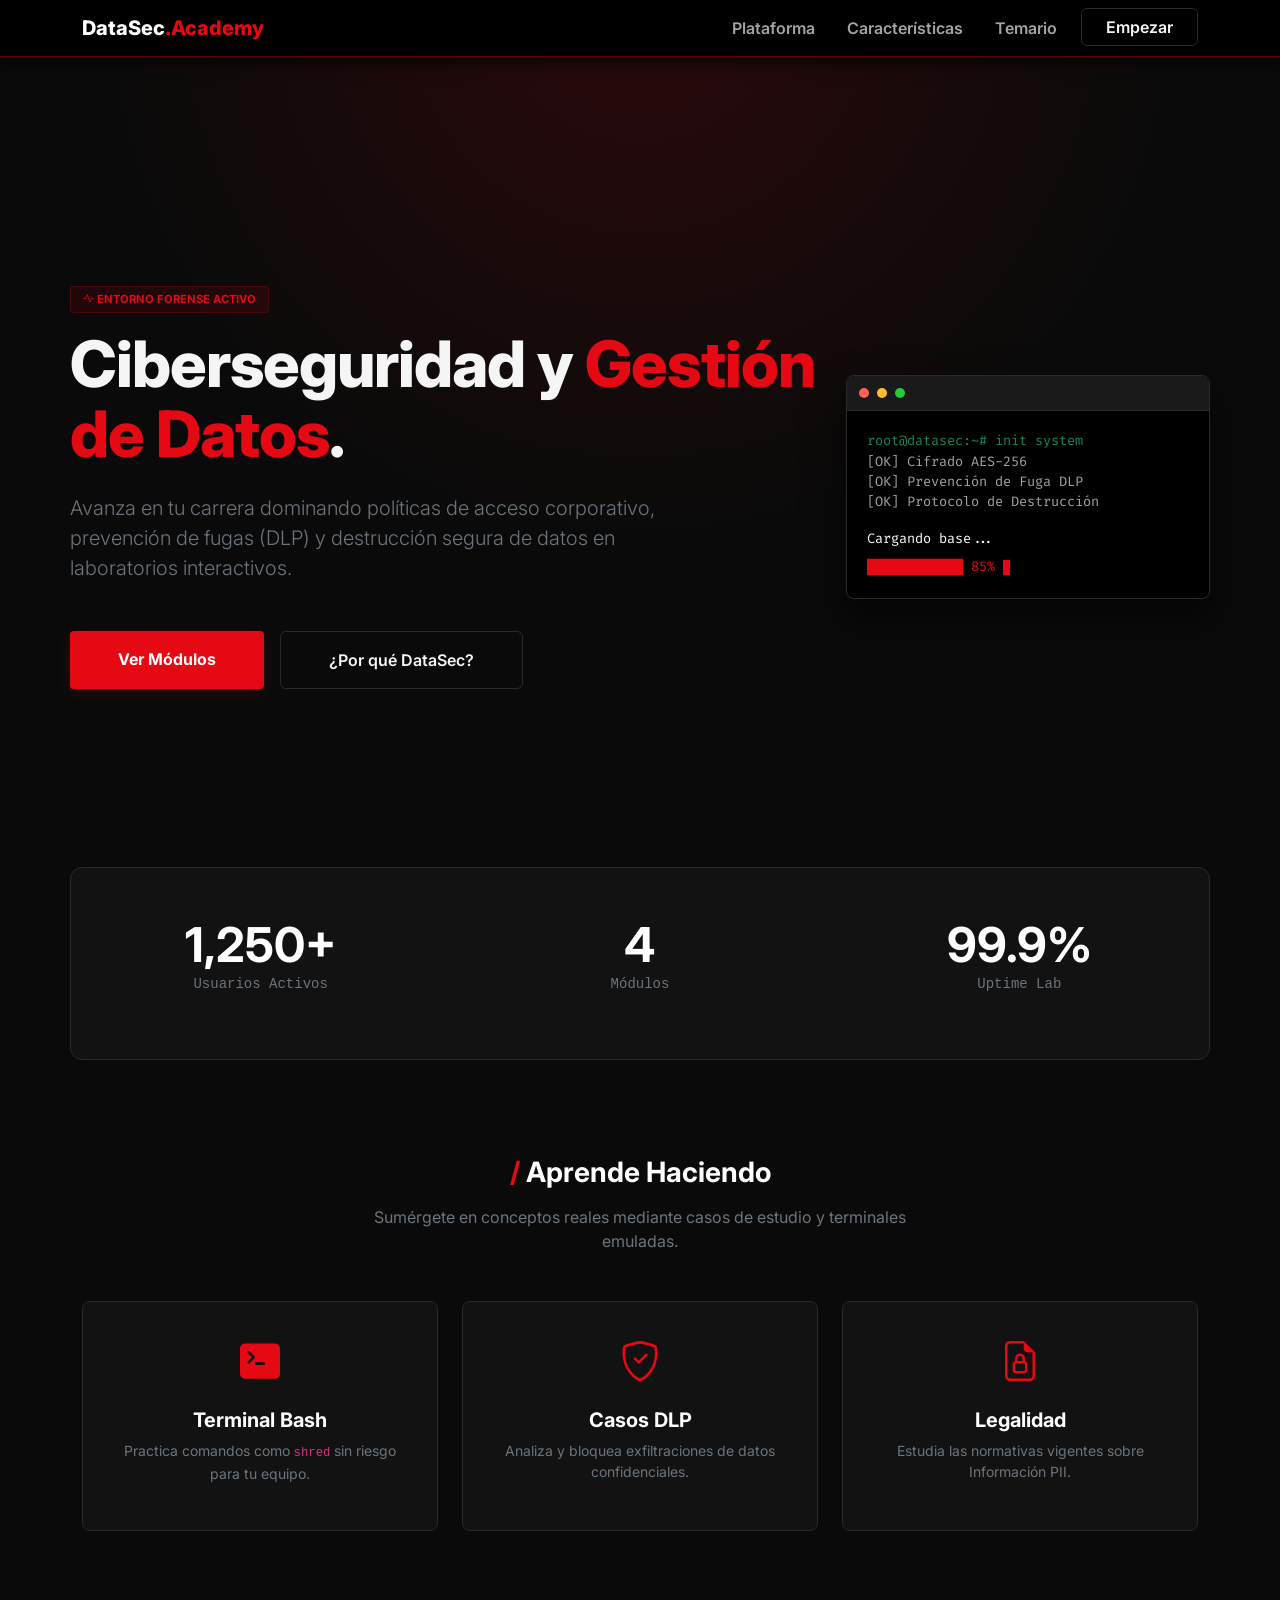
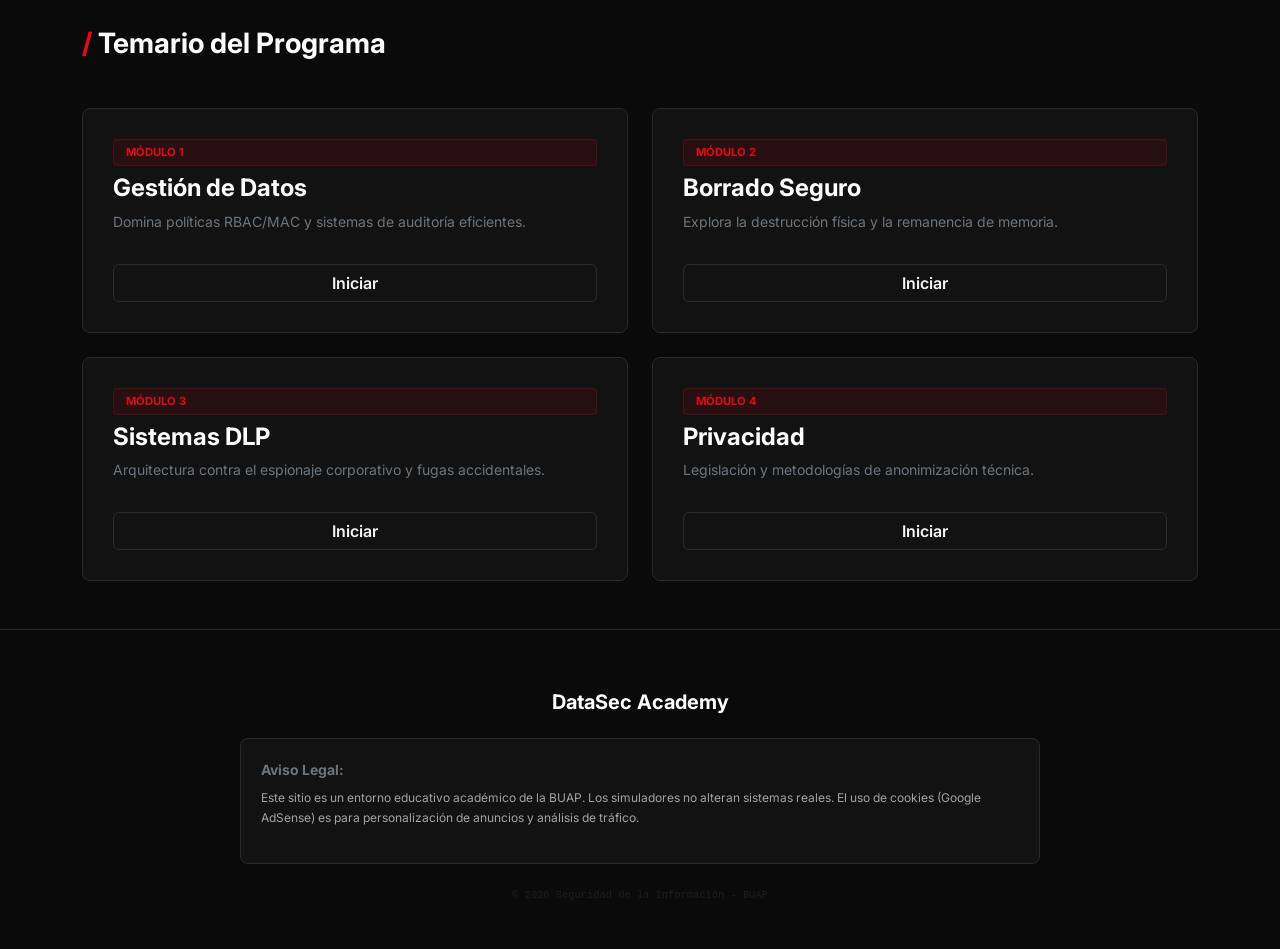
<file: index.html>
<!DOCTYPE html>
<html lang="es">
<head>
    <meta charset="UTF-8">
    <meta name="viewport" content="width=device-width, initial-scale=1.0">
    <meta name="description" content="DataSec Academy - Formación avanzada en Ciberseguridad y Gestión de Datos.">
    <meta name="theme-color" content="#0a0a0a">
    <meta name="google-adsense-account" content="ca-pub-4661208062394859">
    
    <title>DataSec Academy | Entrenamiento en Ciberseguridad</title>
    
    <link rel="icon" type="image/png" href="favicon.png?v=2">

    <link rel="preconnect" href="https://cdn.jsdelivr.net">
    <script async src="https://pagead2.googlesyndication.com/pagead/js/adsbygoogle.js?client=ca-pub-4661208062394859" crossorigin="anonymous"></script>
    <link href="https://cdn.jsdelivr.net/npm/bootstrap@5.3.2/dist/css/bootstrap.min.css" rel="stylesheet">
    <link rel="stylesheet" href="https://cdn.jsdelivr.net/npm/bootstrap-icons@1.11.1/font/bootstrap-icons.css">
    
    <link rel="stylesheet" href="css/styles.css">
</head>
<body>

    <nav class="navbar navbar-expand-lg sticky-top">
        <div class="container">
            <a class="navbar-brand" href="#">DataSec<span class="brand-accent">.Academy</span></a>
            <button class="navbar-toggler shadow-none border-0" type="button" data-bs-toggle="collapse" data-bs-target="#navbarNav" aria-controls="navbarNav" aria-expanded="false" aria-label="Menu">
                <i class="bi bi-list text-white fs-2"></i>
            </button>
            <div class="collapse navbar-collapse" id="navbarNav">
                <ul class="navbar-nav ms-auto gap-3">
                    <li class="nav-item"><a class="nav-link" href="#inicio">Plataforma</a></li>
                    <li class="nav-item"><a class="nav-link" href="#features">Características</a></li>
                    <li class="nav-item"><a class="nav-link" href="#curriculum">Temario</a></li>
                    <li class="nav-item"><a class="btn btn-outline-cyber px-4 w-100" href="#curriculum">Empezar</a></li>
                </ul>
            </div>
        </div>
    </nav>

    <main>
        <header id="inicio" class="container hero-section">
            <div class="row align-items-center reveal">
                <div class="col-lg-8">
                    <div class="module-badge mb-3"><i class="bi bi-activity"></i> ENTORNO FORENSE ACTIVO</div>
                    <h1 class="hero-title">Ciberseguridad y <span class="brand-accent">Gestión de Datos</span>.</h1>
                    <p class="lead text-secondary mb-5 mt-4 hero-subtitle">
                        Avanza en tu carrera dominando políticas de acceso corporativo, prevención de fugas (DLP) y destrucción segura de datos en laboratorios interactivos.
                    </p>
                    <div class="d-flex gap-3 flex-column flex-sm-row">
                        <a href="#curriculum" class="btn btn-cyber px-5 py-3">Ver Módulos</a>
                        <a href="#features" class="btn btn-outline-cyber px-5 py-3">¿Por qué DataSec?</a>
                    </div>
                </div>
                
                <div class="col-lg-4 d-none d-lg-block">
                    <div class="terminal-window">
                        <div class="terminal-header">
                            <div class="d-flex gap-2">
                                <span class="dot dot-red"></span>
                                <span class="dot dot-yellow"></span>
                                <span class="dot dot-green"></span>
                            </div>
                        </div>
                        <div class="terminal-body">
                            <div class="text-success">root@datasec:~# init system</div>
                            <div>[OK] Cifrado AES-256</div>
                            <div>[OK] Prevención de Fuga DLP</div>
                            <div>[OK] Protocolo de Destrucción</div>
                            <div class="mt-3 text-white">Cargando base...</div>
                            <div class="brand-accent mt-2">████████████ 85% <span class="terminal-cursor"></span></div>
                        </div>
                    </div>
                </div>
            </div>
        </header>

        <section class="container reveal mb-5">
            <div class="stats-bar row text-center py-5">
                <div class="col-md-4 mb-4 mb-md-0">
                    <h2 class="display-5 fw-bold text-white mb-0">1,250+</h2>
                    <p class="text-secondary font-monospace small">Usuarios Activos</p>
                </div>
                <div class="col-md-4 mb-4 mb-md-0">
                    <h2 class="display-5 fw-bold text-white mb-0">4</h2>
                    <p class="text-secondary font-monospace small">Módulos</p>
                </div>
                <div class="col-md-4">
                    <h2 class="display-5 fw-bold text-white mb-0">99.9%</h2>
                    <p class="text-secondary font-monospace small">Uptime Lab</p>
                </div>
            </div>
        </section>

        <section id="features" class="container py-5">
            <div class="text-center mb-5 reveal">
                <h3 class="fw-bold mb-3 text-white"><span class="brand-accent">/</span> Aprende Haciendo</h3>
                <p class="text-secondary mx-auto max-w-600">Sumérgete en conceptos reales mediante casos de estudio y terminales emuladas.</p>
            </div>
            
            <div class="row g-4 text-center">
                <div class="col-md-4 reveal">
                    <div class="feature-card">
                        <i class="bi bi-terminal-fill fs-1 brand-accent mb-3 d-block"></i>
                        <h5 class="fw-bold text-white">Terminal Bash</h5>
                        <p class="text-secondary small">Practica comandos como <code>shred</code> sin riesgo para tu equipo.</p>
                    </div>
                </div>
                <div class="col-md-4 reveal">
                    <div class="feature-card">
                        <i class="bi bi-shield-check fs-1 brand-accent mb-3 d-block"></i>
                        <h5 class="fw-bold text-white">Casos DLP</h5>
                        <p class="text-secondary small">Analiza y bloquea exfiltraciones de datos confidenciales.</p>
                    </div>
                </div>
                <div class="col-md-4 reveal">
                    <div class="feature-card">
                        <i class="bi bi-file-earmark-lock fs-1 brand-accent mb-3 d-block"></i>
                        <h5 class="fw-bold text-white">Legalidad</h5>
                        <p class="text-secondary small">Estudia las normativas vigentes sobre Información PII.</p>
                    </div>
                </div>
            </div>
        </section>

        <section id="curriculum" class="container py-5">
            <div class="mb-5 reveal">
                <h3 class="fw-bold text-white"><span class="brand-accent">/</span> Temario del Programa</h3>
            </div>
            
            <div class="row g-4">
                <div class="col-md-6 reveal">
                    <div class="module-card">
                        <div class="module-badge">MÓDULO 1</div>
                        <h4 class="fw-bold text-white mt-2">Gestión de Datos</h4>
                        <p class="text-secondary small flex-grow-1">Domina políticas RBAC/MAC y sistemas de auditoría eficientes.</p>
                        <a href="modulo1.html" class="btn btn-outline-cyber w-100 mt-3">Iniciar</a>
                    </div>
                </div>
                <div class="col-md-6 reveal">
                    <div class="module-card">
                        <div class="module-badge">MÓDULO 2</div>
                        <h4 class="fw-bold text-white mt-2">Borrado Seguro</h4>
                        <p class="text-secondary small flex-grow-1">Explora la destrucción física y la remanencia de memoria.</p>
                        <a href="modulo2.html" class="btn btn-outline-cyber w-100 mt-3">Iniciar</a>
                    </div>
                </div>
                <div class="col-md-6 reveal">
                    <div class="module-card">
                        <div class="module-badge">MÓDULO 3</div>
                        <h4 class="fw-bold text-white mt-2">Sistemas DLP</h4>
                        <p class="text-secondary small flex-grow-1">Arquitectura contra el espionaje corporativo y fugas accidentales.</p>
                        <a href="modulo3.html" class="btn btn-outline-cyber w-100 mt-3">Iniciar</a>
                    </div>
                </div>
                <div class="col-md-6 reveal">
                    <div class="module-card">
                        <div class="module-badge">MÓDULO 4</div>
                        <h4 class="fw-bold text-white mt-2">Privacidad</h4>
                        <p class="text-secondary small flex-grow-1">Legislación y metodologías de anonimización técnica.</p>
                        <a href="modulo4.html" class="btn btn-outline-cyber w-100 mt-3">Iniciar</a>
                    </div>
                </div>
            </div>
        </section>
    </main>

    <footer class="footer-site">
        <div class="container text-center">
            <h5 class="text-white mb-4 fw-bold">DataSec Academy</h5>
            <div class="legal-notice text-start mx-auto mb-4">
                <p class="fw-bold small mb-2 text-secondary">Aviso Legal:</p>
                <p class="legal-text">Este sitio es un entorno educativo académico de la BUAP. Los simuladores no alteran sistemas reales. El uso de cookies (Google AdSense) es para personalización de anuncios y análisis de tráfico.</p>
            </div>
            <p class="text-muted tiny font-monospace">&copy; 2026 Seguridad de la Información - BUAP</p>
        </div>
    </footer>

    <script src="https://cdn.jsdelivr.net/npm/bootstrap@5.3.2/dist/js/bootstrap.bundle.min.js"></script>
    <script src="js/main.js"></script>
</body>
</html>
</file>
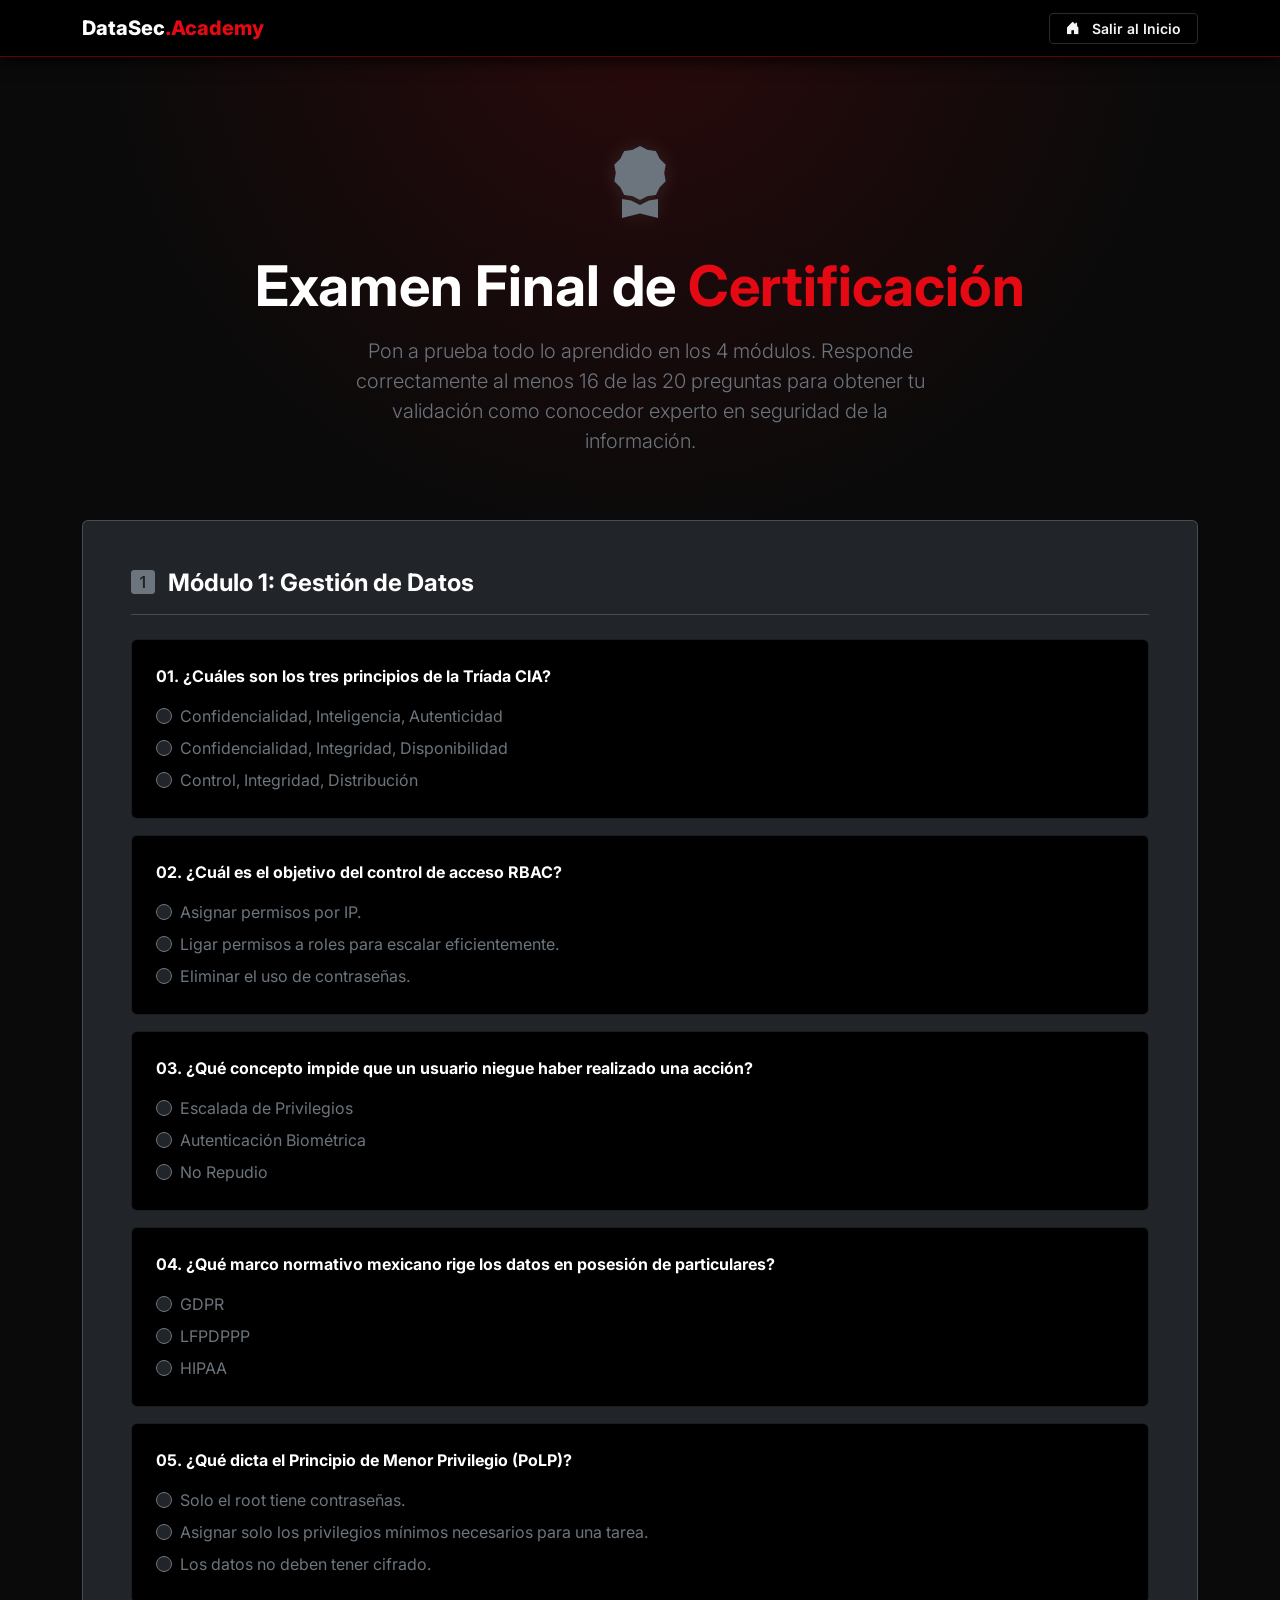
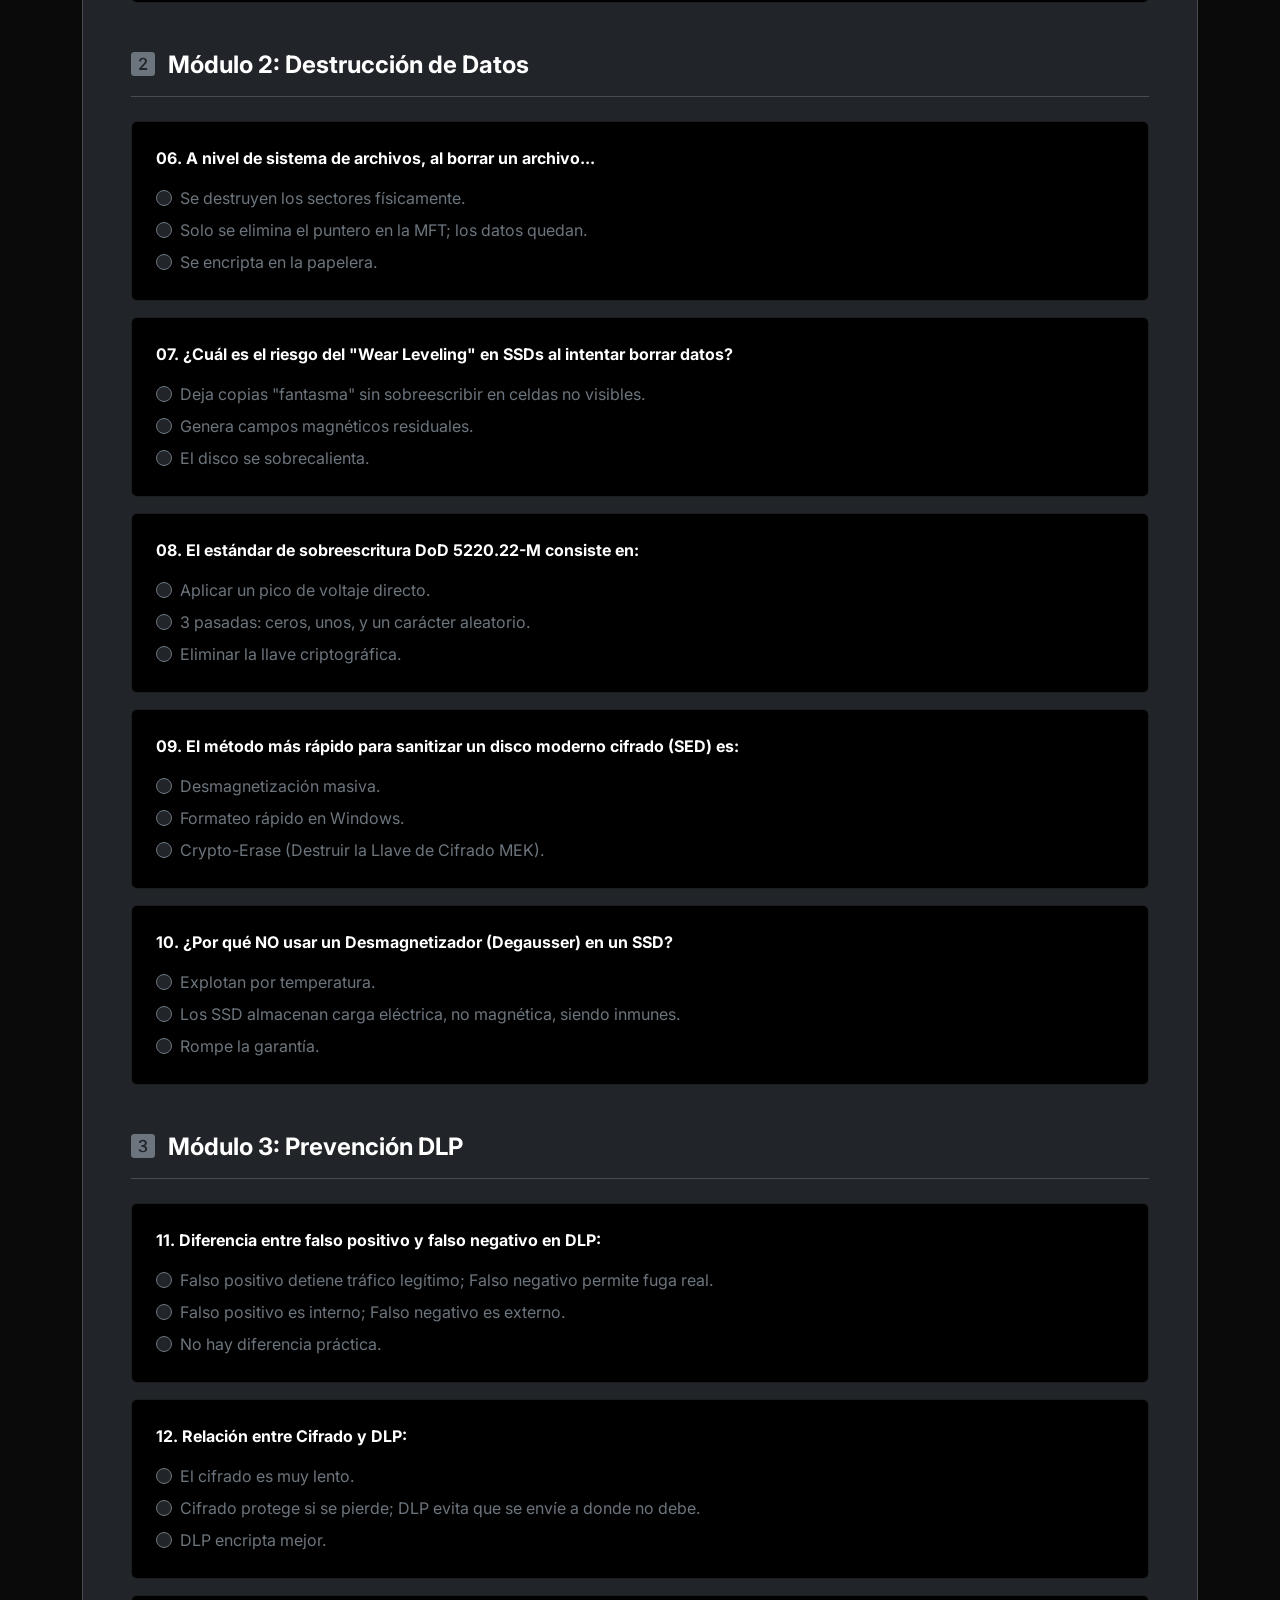
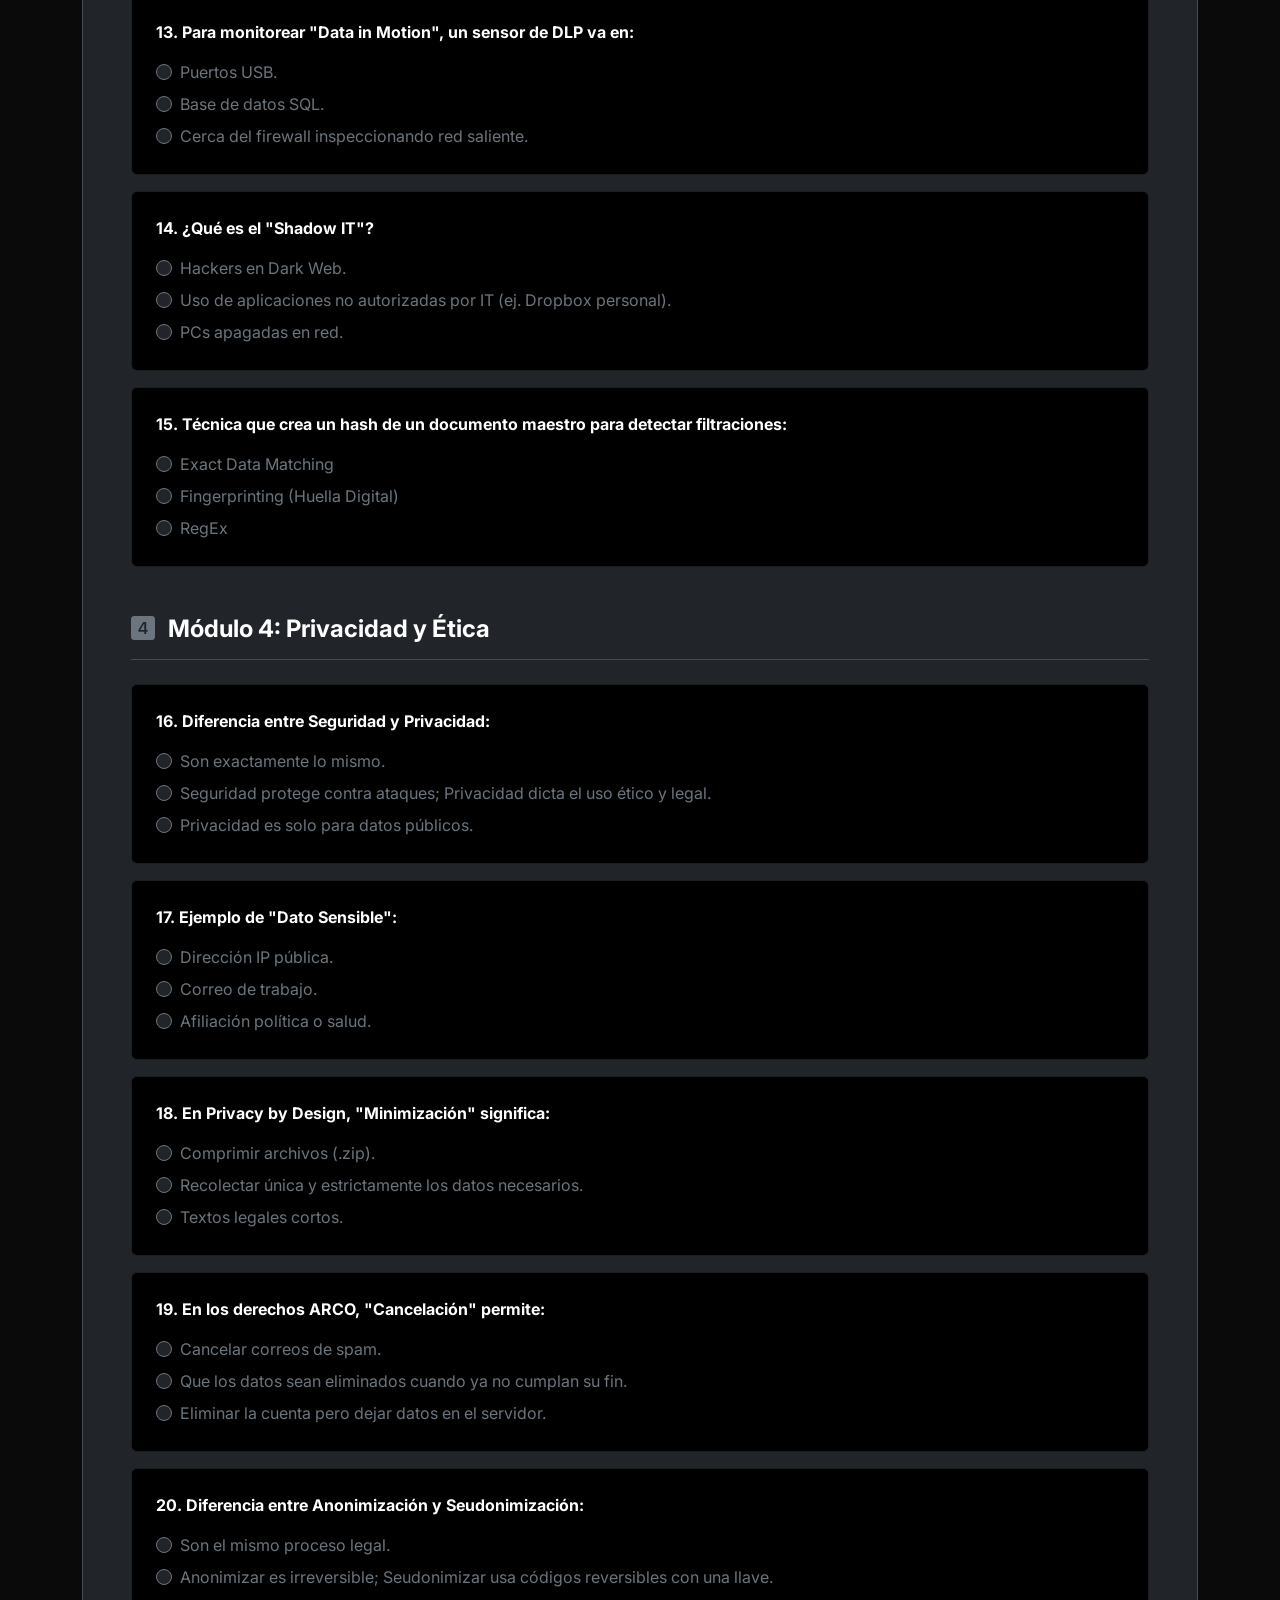
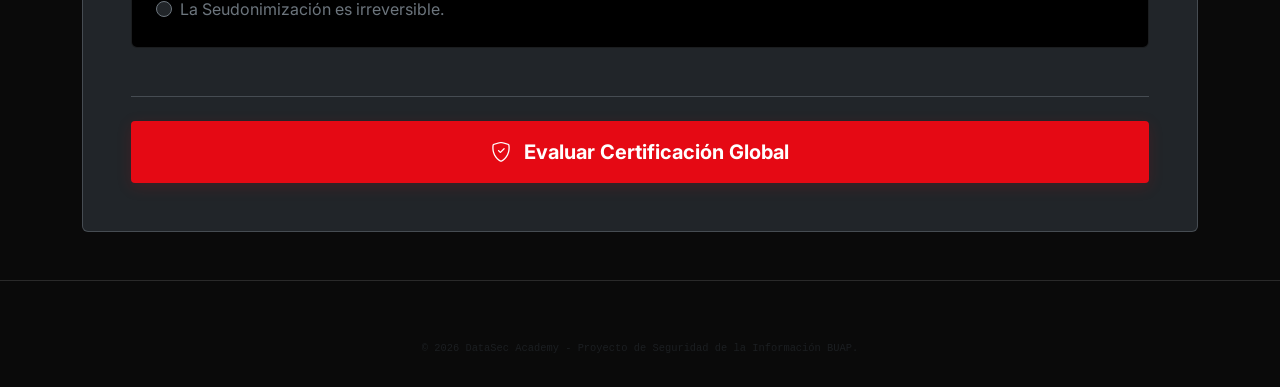
<file: examen-final.html>
<!DOCTYPE html>
<html lang="es">
<head>
    <meta charset="UTF-8">
    <meta name="viewport" content="width=device-width, initial-scale=1.0">
    <meta name="description" content="DataSec Academy - Examen Final Global de Certificación en Seguridad y Gestión de Datos.">
    <meta name="theme-color" content="#0a0a0a">
    <meta name="google-adsense-account" content="ca-pub-4661208062394859">
    
    <title>Examen Final | DataSec Academy</title>
    
    <link rel="icon" type="image/png" href="favicon.png?v=2">

    <link rel="preconnect" href="https://cdn.jsdelivr.net">
    <script async src="https://pagead2.googlesyndication.com/pagead/js/adsbygoogle.js?client=ca-pub-4661208062394859" crossorigin="anonymous"></script>
    <link href="https://cdn.jsdelivr.net/npm/bootstrap@5.3.2/dist/css/bootstrap.min.css" rel="stylesheet">
    <link rel="stylesheet" href="https://cdn.jsdelivr.net/npm/bootstrap-icons@1.11.1/font/bootstrap-icons.css">
    
    <link rel="stylesheet" href="css/styles.css">
</head>
<body>

    <nav class="navbar navbar-expand-lg sticky-top">
        <div class="container">
            <a class="navbar-brand" href="index.html">DataSec<span class="brand-accent">.Academy</span></a>
            <div class="d-flex ms-auto">
                <a href="index.html" class="btn btn-outline-cyber btn-sm px-3"><i class="bi bi-house-door-fill me-2"></i> Salir al Inicio</a>
            </div>
        </div>
    </nav>

    <header class="container py-5 mt-4 text-center reveal">
        <i class="bi bi-award-fill text-secondary mb-3 d-inline-block" style="font-size: 4.5rem; text-shadow: 0 0 20px rgba(255,255,255,0.1);"></i>
        <h1 class="display-4 fw-bold text-white mb-3">Examen Final de <span class="brand-accent">Certificación</span></h1>
        <p class="lead text-secondary mx-auto max-w-600">
            Pon a prueba todo lo aprendido en los 4 módulos. Responde correctamente al menos 16 de las 20 preguntas para obtener tu validación como conocedor experto en seguridad de la información.
        </p>
    </header>

    <main class="container mb-5 reveal">
        
        <div class="p-4 p-md-5 rounded border border-secondary border-opacity-50 bg-dark">
            <form id="quiz-form-final">
                
                <div class="mb-5">
                    <h4 class="text-white border-bottom border-secondary border-opacity-50 pb-3 mb-4 fw-bold">
                        <i class="bi bi-1-square-fill text-secondary me-2"></i> Módulo 1: Gestión de Datos
                    </h4>
                    
                    <div class="p-4 rounded border border-secondary border-opacity-25 bg-black mb-3">
                        <label class="text-white fw-bold mb-3 fs-6">01. ¿Cuáles son los tres principios de la Tríada CIA?</label>
                        <div class="form-check mb-2">
                            <input class="form-check-input border-secondary bg-dark" type="radio" name="fq1" value="a" id="fq1a" required> 
                            <label class="form-check-label text-secondary" for="fq1a">Confidencialidad, Inteligencia, Autenticidad</label>
                        </div>
                        <div class="form-check mb-2">
                            <input class="form-check-input border-secondary bg-dark" type="radio" name="fq1" value="b" id="fq1b"> 
                            <label class="form-check-label text-secondary" for="fq1b">Confidencialidad, Integridad, Disponibilidad</label>
                        </div>
                        <div class="form-check">
                            <input class="form-check-input border-secondary bg-dark" type="radio" name="fq1" value="c" id="fq1c"> 
                            <label class="form-check-label text-secondary" for="fq1c">Control, Integridad, Distribución</label>
                        </div>
                    </div>

                    <div class="p-4 rounded border border-secondary border-opacity-25 bg-black mb-3">
                        <label class="text-white fw-bold mb-3 fs-6">02. ¿Cuál es el objetivo del control de acceso RBAC?</label>
                        <div class="form-check mb-2">
                            <input class="form-check-input border-secondary bg-dark" type="radio" name="fq2" value="a" id="fq2a" required> 
                            <label class="form-check-label text-secondary" for="fq2a">Asignar permisos por IP.</label>
                        </div>
                        <div class="form-check mb-2">
                            <input class="form-check-input border-secondary bg-dark" type="radio" name="fq2" value="b" id="fq2b"> 
                            <label class="form-check-label text-secondary" for="fq2b">Ligar permisos a roles para escalar eficientemente.</label>
                        </div>
                        <div class="form-check">
                            <input class="form-check-input border-secondary bg-dark" type="radio" name="fq2" value="c" id="fq2c"> 
                            <label class="form-check-label text-secondary" for="fq2c">Eliminar el uso de contraseñas.</label>
                        </div>
                    </div>

                    <div class="p-4 rounded border border-secondary border-opacity-25 bg-black mb-3">
                        <label class="text-white fw-bold mb-3 fs-6">03. ¿Qué concepto impide que un usuario niegue haber realizado una acción?</label>
                        <div class="form-check mb-2">
                            <input class="form-check-input border-secondary bg-dark" type="radio" name="fq3" value="a" id="fq3a" required> 
                            <label class="form-check-label text-secondary" for="fq3a">Escalada de Privilegios</label>
                        </div>
                        <div class="form-check mb-2">
                            <input class="form-check-input border-secondary bg-dark" type="radio" name="fq3" value="b" id="fq3b"> 
                            <label class="form-check-label text-secondary" for="fq3b">Autenticación Biométrica</label>
                        </div>
                        <div class="form-check">
                            <input class="form-check-input border-secondary bg-dark" type="radio" name="fq3" value="c" id="fq3c"> 
                            <label class="form-check-label text-secondary" for="fq3c">No Repudio</label>
                        </div>
                    </div>

                    <div class="p-4 rounded border border-secondary border-opacity-25 bg-black mb-3">
                        <label class="text-white fw-bold mb-3 fs-6">04. ¿Qué marco normativo mexicano rige los datos en posesión de particulares?</label>
                        <div class="form-check mb-2">
                            <input class="form-check-input border-secondary bg-dark" type="radio" name="fq4" value="a" id="fq4a" required> 
                            <label class="form-check-label text-secondary" for="fq4a">GDPR</label>
                        </div>
                        <div class="form-check mb-2">
                            <input class="form-check-input border-secondary bg-dark" type="radio" name="fq4" value="b" id="fq4b"> 
                            <label class="form-check-label text-secondary" for="fq4b">LFPDPPP</label>
                        </div>
                        <div class="form-check">
                            <input class="form-check-input border-secondary bg-dark" type="radio" name="fq4" value="c" id="fq4c"> 
                            <label class="form-check-label text-secondary" for="fq4c">HIPAA</label>
                        </div>
                    </div>

                    <div class="p-4 rounded border border-secondary border-opacity-25 bg-black">
                        <label class="text-white fw-bold mb-3 fs-6">05. ¿Qué dicta el Principio de Menor Privilegio (PoLP)?</label>
                        <div class="form-check mb-2">
                            <input class="form-check-input border-secondary bg-dark" type="radio" name="fq5" value="a" id="fq5a" required> 
                            <label class="form-check-label text-secondary" for="fq5a">Solo el root tiene contraseñas.</label>
                        </div>
                        <div class="form-check mb-2">
                            <input class="form-check-input border-secondary bg-dark" type="radio" name="fq5" value="b" id="fq5b"> 
                            <label class="form-check-label text-secondary" for="fq5b">Asignar solo los privilegios mínimos necesarios para una tarea.</label>
                        </div>
                        <div class="form-check">
                            <input class="form-check-input border-secondary bg-dark" type="radio" name="fq5" value="c" id="fq5c"> 
                            <label class="form-check-label text-secondary" for="fq5c">Los datos no deben tener cifrado.</label>
                        </div>
                    </div>
                </div>

                <div class="mb-5">
                    <h4 class="text-white border-bottom border-secondary border-opacity-50 pb-3 mb-4 fw-bold mt-5">
                        <i class="bi bi-2-square-fill text-secondary me-2"></i> Módulo 2: Destrucción de Datos
                    </h4>
                    
                    <div class="p-4 rounded border border-secondary border-opacity-25 bg-black mb-3">
                        <label class="text-white fw-bold mb-3 fs-6">06. A nivel de sistema de archivos, al borrar un archivo...</label>
                        <div class="form-check mb-2">
                            <input class="form-check-input border-secondary bg-dark" type="radio" name="fq6" value="a" id="fq6a" required> 
                            <label class="form-check-label text-secondary" for="fq6a">Se destruyen los sectores físicamente.</label>
                        </div>
                        <div class="form-check mb-2">
                            <input class="form-check-input border-secondary bg-dark" type="radio" name="fq6" value="b" id="fq6b"> 
                            <label class="form-check-label text-secondary" for="fq6b">Solo se elimina el puntero en la MFT; los datos quedan.</label>
                        </div>
                        <div class="form-check">
                            <input class="form-check-input border-secondary bg-dark" type="radio" name="fq6" value="c" id="fq6c"> 
                            <label class="form-check-label text-secondary" for="fq6c">Se encripta en la papelera.</label>
                        </div>
                    </div>

                    <div class="p-4 rounded border border-secondary border-opacity-25 bg-black mb-3">
                        <label class="text-white fw-bold mb-3 fs-6">07. ¿Cuál es el riesgo del "Wear Leveling" en SSDs al intentar borrar datos?</label>
                        <div class="form-check mb-2">
                            <input class="form-check-input border-secondary bg-dark" type="radio" name="fq7" value="a" id="fq7a" required> 
                            <label class="form-check-label text-secondary" for="fq7a">Deja copias "fantasma" sin sobreescribir en celdas no visibles.</label>
                        </div>
                        <div class="form-check mb-2">
                            <input class="form-check-input border-secondary bg-dark" type="radio" name="fq7" value="b" id="fq7b"> 
                            <label class="form-check-label text-secondary" for="fq7b">Genera campos magnéticos residuales.</label>
                        </div>
                        <div class="form-check">
                            <input class="form-check-input border-secondary bg-dark" type="radio" name="fq7" value="c" id="fq7c"> 
                            <label class="form-check-label text-secondary" for="fq7c">El disco se sobrecalienta.</label>
                        </div>
                    </div>

                    <div class="p-4 rounded border border-secondary border-opacity-25 bg-black mb-3">
                        <label class="text-white fw-bold mb-3 fs-6">08. El estándar de sobreescritura DoD 5220.22-M consiste en:</label>
                        <div class="form-check mb-2">
                            <input class="form-check-input border-secondary bg-dark" type="radio" name="fq8" value="a" id="fq8a" required> 
                            <label class="form-check-label text-secondary" for="fq8a">Aplicar un pico de voltaje directo.</label>
                        </div>
                        <div class="form-check mb-2">
                            <input class="form-check-input border-secondary bg-dark" type="radio" name="fq8" value="b" id="fq8b"> 
                            <label class="form-check-label text-secondary" for="fq8b">3 pasadas: ceros, unos, y un carácter aleatorio.</label>
                        </div>
                        <div class="form-check">
                            <input class="form-check-input border-secondary bg-dark" type="radio" name="fq8" value="c" id="fq8c"> 
                            <label class="form-check-label text-secondary" for="fq8c">Eliminar la llave criptográfica.</label>
                        </div>
                    </div>

                    <div class="p-4 rounded border border-secondary border-opacity-25 bg-black mb-3">
                        <label class="text-white fw-bold mb-3 fs-6">09. El método más rápido para sanitizar un disco moderno cifrado (SED) es:</label>
                        <div class="form-check mb-2">
                            <input class="form-check-input border-secondary bg-dark" type="radio" name="fq9" value="a" id="fq9a" required> 
                            <label class="form-check-label text-secondary" for="fq9a">Desmagnetización masiva.</label>
                        </div>
                        <div class="form-check mb-2">
                            <input class="form-check-input border-secondary bg-dark" type="radio" name="fq9" value="b" id="fq9b"> 
                            <label class="form-check-label text-secondary" for="fq9b">Formateo rápido en Windows.</label>
                        </div>
                        <div class="form-check">
                            <input class="form-check-input border-secondary bg-dark" type="radio" name="fq9" value="c" id="fq9c"> 
                            <label class="form-check-label text-secondary" for="fq9c">Crypto-Erase (Destruir la Llave de Cifrado MEK).</label>
                        </div>
                    </div>

                    <div class="p-4 rounded border border-secondary border-opacity-25 bg-black">
                        <label class="text-white fw-bold mb-3 fs-6">10. ¿Por qué NO usar un Desmagnetizador (Degausser) en un SSD?</label>
                        <div class="form-check mb-2">
                            <input class="form-check-input border-secondary bg-dark" type="radio" name="fq10" value="a" id="fq10a" required> 
                            <label class="form-check-label text-secondary" for="fq10a">Explotan por temperatura.</label>
                        </div>
                        <div class="form-check mb-2">
                            <input class="form-check-input border-secondary bg-dark" type="radio" name="fq10" value="b" id="fq10b"> 
                            <label class="form-check-label text-secondary" for="fq10b">Los SSD almacenan carga eléctrica, no magnética, siendo inmunes.</label>
                        </div>
                        <div class="form-check">
                            <input class="form-check-input border-secondary bg-dark" type="radio" name="fq10" value="c" id="fq10c"> 
                            <label class="form-check-label text-secondary" for="fq10c">Rompe la garantía.</label>
                        </div>
                    </div>
                </div>

                <div class="mb-5">
                    <h4 class="text-white border-bottom border-secondary border-opacity-50 pb-3 mb-4 fw-bold mt-5">
                        <i class="bi bi-3-square-fill text-secondary me-2"></i> Módulo 3: Prevención DLP
                    </h4>
                    
                    <div class="p-4 rounded border border-secondary border-opacity-25 bg-black mb-3">
                        <label class="text-white fw-bold mb-3 fs-6">11. Diferencia entre falso positivo y falso negativo en DLP:</label>
                        <div class="form-check mb-2">
                            <input class="form-check-input border-secondary bg-dark" type="radio" name="fq11" value="a" id="fq11a" required> 
                            <label class="form-check-label text-secondary" for="fq11a">Falso positivo detiene tráfico legítimo; Falso negativo permite fuga real.</label>
                        </div>
                        <div class="form-check mb-2">
                            <input class="form-check-input border-secondary bg-dark" type="radio" name="fq11" value="b" id="fq11b"> 
                            <label class="form-check-label text-secondary" for="fq11b">Falso positivo es interno; Falso negativo es externo.</label>
                        </div>
                        <div class="form-check">
                            <input class="form-check-input border-secondary bg-dark" type="radio" name="fq11" value="c" id="fq11c"> 
                            <label class="form-check-label text-secondary" for="fq11c">No hay diferencia práctica.</label>
                        </div>
                    </div>

                    <div class="p-4 rounded border border-secondary border-opacity-25 bg-black mb-3">
                        <label class="text-white fw-bold mb-3 fs-6">12. Relación entre Cifrado y DLP:</label>
                        <div class="form-check mb-2">
                            <input class="form-check-input border-secondary bg-dark" type="radio" name="fq12" value="a" id="fq12a" required> 
                            <label class="form-check-label text-secondary" for="fq12a">El cifrado es muy lento.</label>
                        </div>
                        <div class="form-check mb-2">
                            <input class="form-check-input border-secondary bg-dark" type="radio" name="fq12" value="b" id="fq12b"> 
                            <label class="form-check-label text-secondary" for="fq12b">Cifrado protege si se pierde; DLP evita que se envíe a donde no debe.</label>
                        </div>
                        <div class="form-check">
                            <input class="form-check-input border-secondary bg-dark" type="radio" name="fq12" value="c" id="fq12c"> 
                            <label class="form-check-label text-secondary" for="fq12c">DLP encripta mejor.</label>
                        </div>
                    </div>

                    <div class="p-4 rounded border border-secondary border-opacity-25 bg-black mb-3">
                        <label class="text-white fw-bold mb-3 fs-6">13. Para monitorear "Data in Motion", un sensor de DLP va en:</label>
                        <div class="form-check mb-2">
                            <input class="form-check-input border-secondary bg-dark" type="radio" name="fq13" value="a" id="fq13a" required> 
                            <label class="form-check-label text-secondary" for="fq13a">Puertos USB.</label>
                        </div>
                        <div class="form-check mb-2">
                            <input class="form-check-input border-secondary bg-dark" type="radio" name="fq13" value="b" id="fq13b"> 
                            <label class="form-check-label text-secondary" for="fq13b">Base de datos SQL.</label>
                        </div>
                        <div class="form-check">
                            <input class="form-check-input border-secondary bg-dark" type="radio" name="fq13" value="c" id="fq13c"> 
                            <label class="form-check-label text-secondary" for="fq13c">Cerca del firewall inspeccionando red saliente.</label>
                        </div>
                    </div>

                    <div class="p-4 rounded border border-secondary border-opacity-25 bg-black mb-3">
                        <label class="text-white fw-bold mb-3 fs-6">14. ¿Qué es el "Shadow IT"?</label>
                        <div class="form-check mb-2">
                            <input class="form-check-input border-secondary bg-dark" type="radio" name="fq14" value="a" id="fq14a" required> 
                            <label class="form-check-label text-secondary" for="fq14a">Hackers en Dark Web.</label>
                        </div>
                        <div class="form-check mb-2">
                            <input class="form-check-input border-secondary bg-dark" type="radio" name="fq14" value="b" id="fq14b"> 
                            <label class="form-check-label text-secondary" for="fq14b">Uso de aplicaciones no autorizadas por IT (ej. Dropbox personal).</label>
                        </div>
                        <div class="form-check">
                            <input class="form-check-input border-secondary bg-dark" type="radio" name="fq14" value="c" id="fq14c"> 
                            <label class="form-check-label text-secondary" for="fq14c">PCs apagadas en red.</label>
                        </div>
                    </div>

                    <div class="p-4 rounded border border-secondary border-opacity-25 bg-black">
                        <label class="text-white fw-bold mb-3 fs-6">15. Técnica que crea un hash de un documento maestro para detectar filtraciones:</label>
                        <div class="form-check mb-2">
                            <input class="form-check-input border-secondary bg-dark" type="radio" name="fq15" value="a" id="fq15a" required> 
                            <label class="form-check-label text-secondary" for="fq15a">Exact Data Matching</label>
                        </div>
                        <div class="form-check mb-2">
                            <input class="form-check-input border-secondary bg-dark" type="radio" name="fq15" value="b" id="fq15b"> 
                            <label class="form-check-label text-secondary" for="fq15b">Fingerprinting (Huella Digital)</label>
                        </div>
                        <div class="form-check">
                            <input class="form-check-input border-secondary bg-dark" type="radio" name="fq15" value="c" id="fq15c"> 
                            <label class="form-check-label text-secondary" for="fq15c">RegEx</label>
                        </div>
                    </div>
                </div>

                <div class="mb-5">
                    <h4 class="text-white border-bottom border-secondary border-opacity-50 pb-3 mb-4 fw-bold mt-5">
                        <i class="bi bi-4-square-fill text-secondary me-2"></i> Módulo 4: Privacidad y Ética
                    </h4>
                    
                    <div class="p-4 rounded border border-secondary border-opacity-25 bg-black mb-3">
                        <label class="text-white fw-bold mb-3 fs-6">16. Diferencia entre Seguridad y Privacidad:</label>
                        <div class="form-check mb-2">
                            <input class="form-check-input border-secondary bg-dark" type="radio" name="fq16" value="a" id="fq16a" required> 
                            <label class="form-check-label text-secondary" for="fq16a">Son exactamente lo mismo.</label>
                        </div>
                        <div class="form-check mb-2">
                            <input class="form-check-input border-secondary bg-dark" type="radio" name="fq16" value="b" id="fq16b"> 
                            <label class="form-check-label text-secondary" for="fq16b">Seguridad protege contra ataques; Privacidad dicta el uso ético y legal.</label>
                        </div>
                        <div class="form-check">
                            <input class="form-check-input border-secondary bg-dark" type="radio" name="fq16" value="c" id="fq16c"> 
                            <label class="form-check-label text-secondary" for="fq16c">Privacidad es solo para datos públicos.</label>
                        </div>
                    </div>

                    <div class="p-4 rounded border border-secondary border-opacity-25 bg-black mb-3">
                        <label class="text-white fw-bold mb-3 fs-6">17. Ejemplo de "Dato Sensible":</label>
                        <div class="form-check mb-2">
                            <input class="form-check-input border-secondary bg-dark" type="radio" name="fq17" value="a" id="fq17a" required> 
                            <label class="form-check-label text-secondary" for="fq17a">Dirección IP pública.</label>
                        </div>
                        <div class="form-check mb-2">
                            <input class="form-check-input border-secondary bg-dark" type="radio" name="fq17" value="b" id="fq17b"> 
                            <label class="form-check-label text-secondary" for="fq17b">Correo de trabajo.</label>
                        </div>
                        <div class="form-check">
                            <input class="form-check-input border-secondary bg-dark" type="radio" name="fq17" value="c" id="fq17c"> 
                            <label class="form-check-label text-secondary" for="fq17c">Afiliación política o salud.</label>
                        </div>
                    </div>

                    <div class="p-4 rounded border border-secondary border-opacity-25 bg-black mb-3">
                        <label class="text-white fw-bold mb-3 fs-6">18. En Privacy by Design, "Minimización" significa:</label>
                        <div class="form-check mb-2">
                            <input class="form-check-input border-secondary bg-dark" type="radio" name="fq18" value="a" id="fq18a" required> 
                            <label class="form-check-label text-secondary" for="fq18a">Comprimir archivos (.zip).</label>
                        </div>
                        <div class="form-check mb-2">
                            <input class="form-check-input border-secondary bg-dark" type="radio" name="fq18" value="b" id="fq18b"> 
                            <label class="form-check-label text-secondary" for="fq18b">Recolectar única y estrictamente los datos necesarios.</label>
                        </div>
                        <div class="form-check">
                            <input class="form-check-input border-secondary bg-dark" type="radio" name="fq18" value="c" id="fq18c"> 
                            <label class="form-check-label text-secondary" for="fq18c">Textos legales cortos.</label>
                        </div>
                    </div>

                    <div class="p-4 rounded border border-secondary border-opacity-25 bg-black mb-3">
                        <label class="text-white fw-bold mb-3 fs-6">19. En los derechos ARCO, "Cancelación" permite:</label>
                        <div class="form-check mb-2">
                            <input class="form-check-input border-secondary bg-dark" type="radio" name="fq19" value="a" id="fq19a" required> 
                            <label class="form-check-label text-secondary" for="fq19a">Cancelar correos de spam.</label>
                        </div>
                        <div class="form-check mb-2">
                            <input class="form-check-input border-secondary bg-dark" type="radio" name="fq19" value="b" id="fq19b"> 
                            <label class="form-check-label text-secondary" for="fq19b">Que los datos sean eliminados cuando ya no cumplan su fin.</label>
                        </div>
                        <div class="form-check">
                            <input class="form-check-input border-secondary bg-dark" type="radio" name="fq19" value="c" id="fq19c"> 
                            <label class="form-check-label text-secondary" for="fq19c">Eliminar la cuenta pero dejar datos en el servidor.</label>
                        </div>
                    </div>

                    <div class="p-4 rounded border border-secondary border-opacity-25 bg-black">
                        <label class="text-white fw-bold mb-3 fs-6">20. Diferencia entre Anonimización y Seudonimización:</label>
                        <div class="form-check mb-2">
                            <input class="form-check-input border-secondary bg-dark" type="radio" name="fq20" value="a" id="fq20a" required> 
                            <label class="form-check-label text-secondary" for="fq20a">Son el mismo proceso legal.</label>
                        </div>
                        <div class="form-check mb-2">
                            <input class="form-check-input border-secondary bg-dark" type="radio" name="fq20" value="b" id="fq20b"> 
                            <label class="form-check-label text-secondary" for="fq20b">Anonimizar es irreversible; Seudonimizar usa códigos reversibles con una llave.</label>
                        </div>
                        <div class="form-check">
                            <input class="form-check-input border-secondary bg-dark" type="radio" name="fq20" value="c" id="fq20c"> 
                            <label class="form-check-label text-secondary" for="fq20c">La Seudonimización es irreversible.</label>
                        </div>
                    </div>
                </div>

                <div class="text-center mt-5 pt-4 border-top border-secondary border-opacity-50">
                    <button type="submit" class="btn btn-cyber px-5 py-3 fs-5 w-100 w-md-auto"><i class="bi bi-shield-check me-2"></i> Evaluar Certificación Global</button>
                </div>
            </form>
            
            <div id="quiz-result-final" class="d-none"></div>
        </div>
    </main>

    <footer class="footer-site mt-auto">
        <div class="container text-center">
            <p class="text-muted tiny font-monospace mb-0">&copy; 2026 DataSec Academy - Proyecto de Seguridad de la Información BUAP.</p>
        </div>
    </footer>

    <script src="https://cdn.jsdelivr.net/npm/bootstrap@5.3.2/dist/js/bootstrap.bundle.min.js"></script>
    <script src="js/main.js"></script>
</body>
</html>
</file>
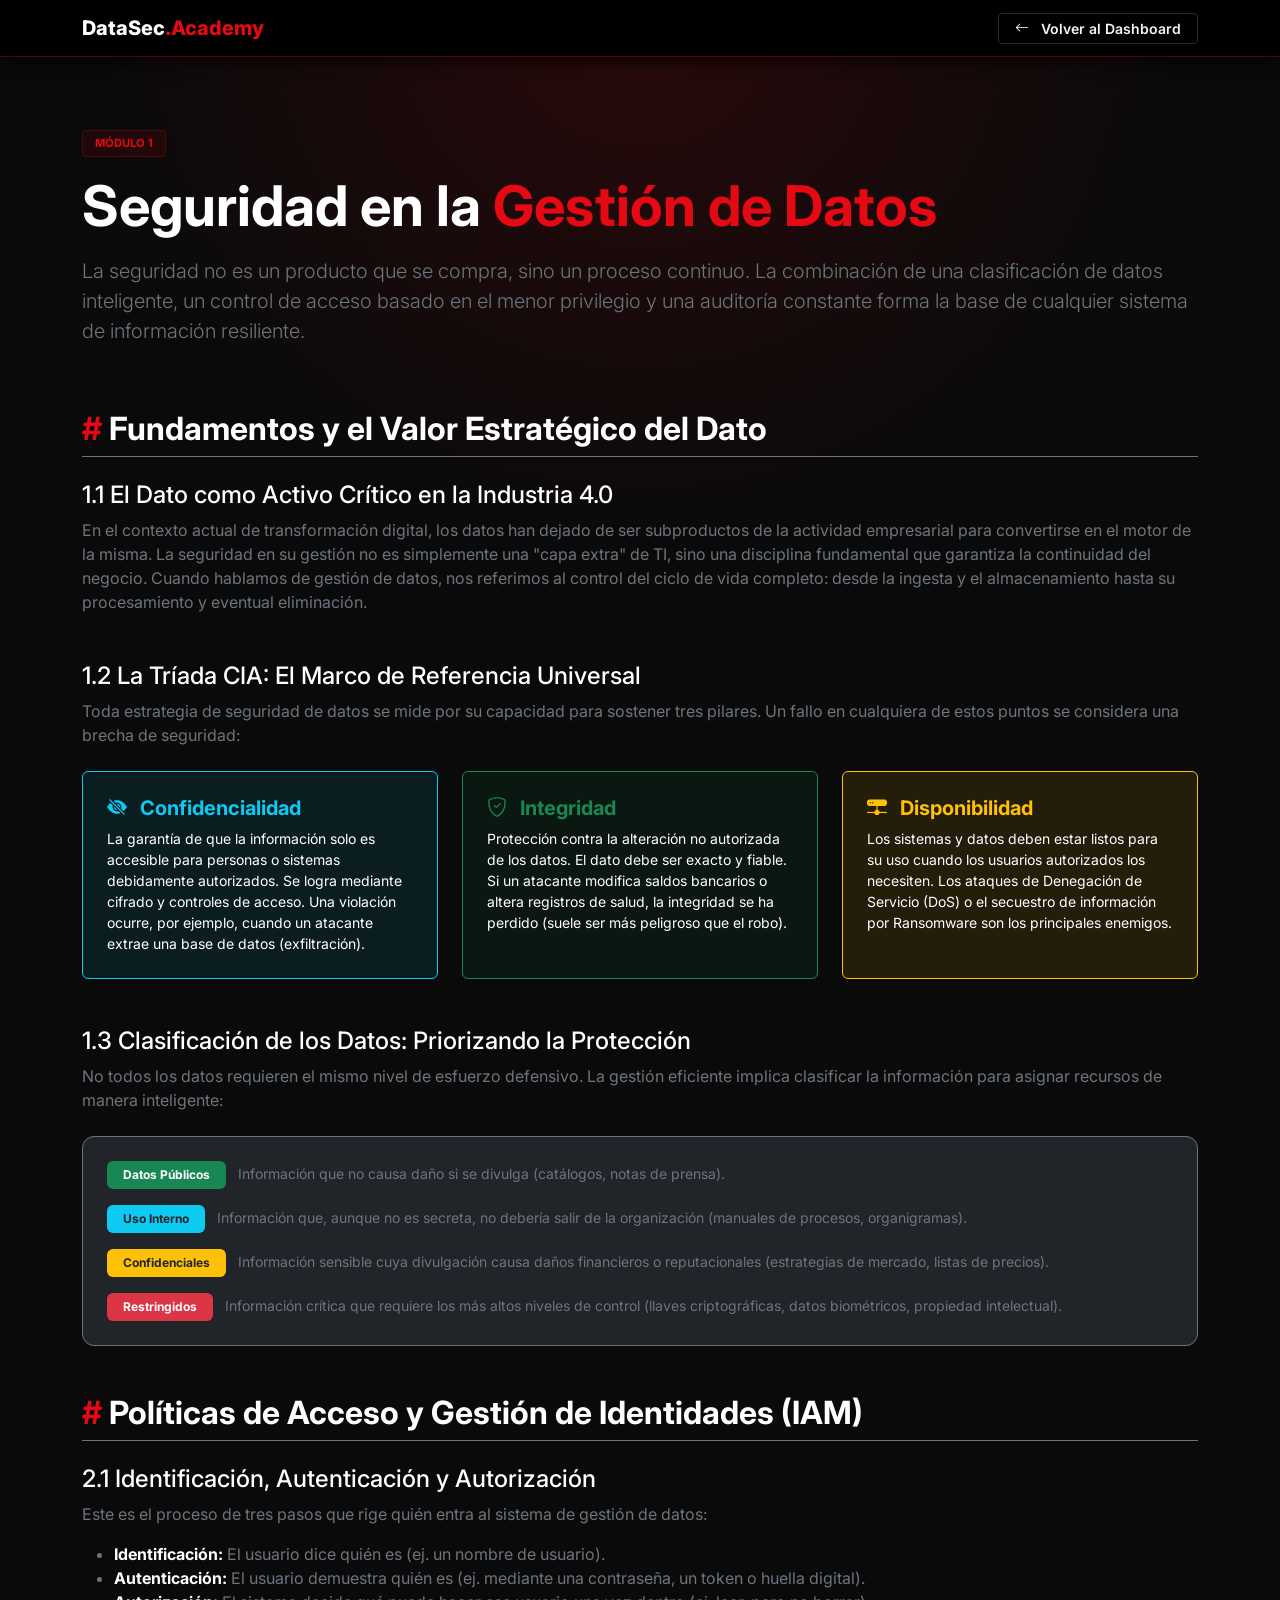
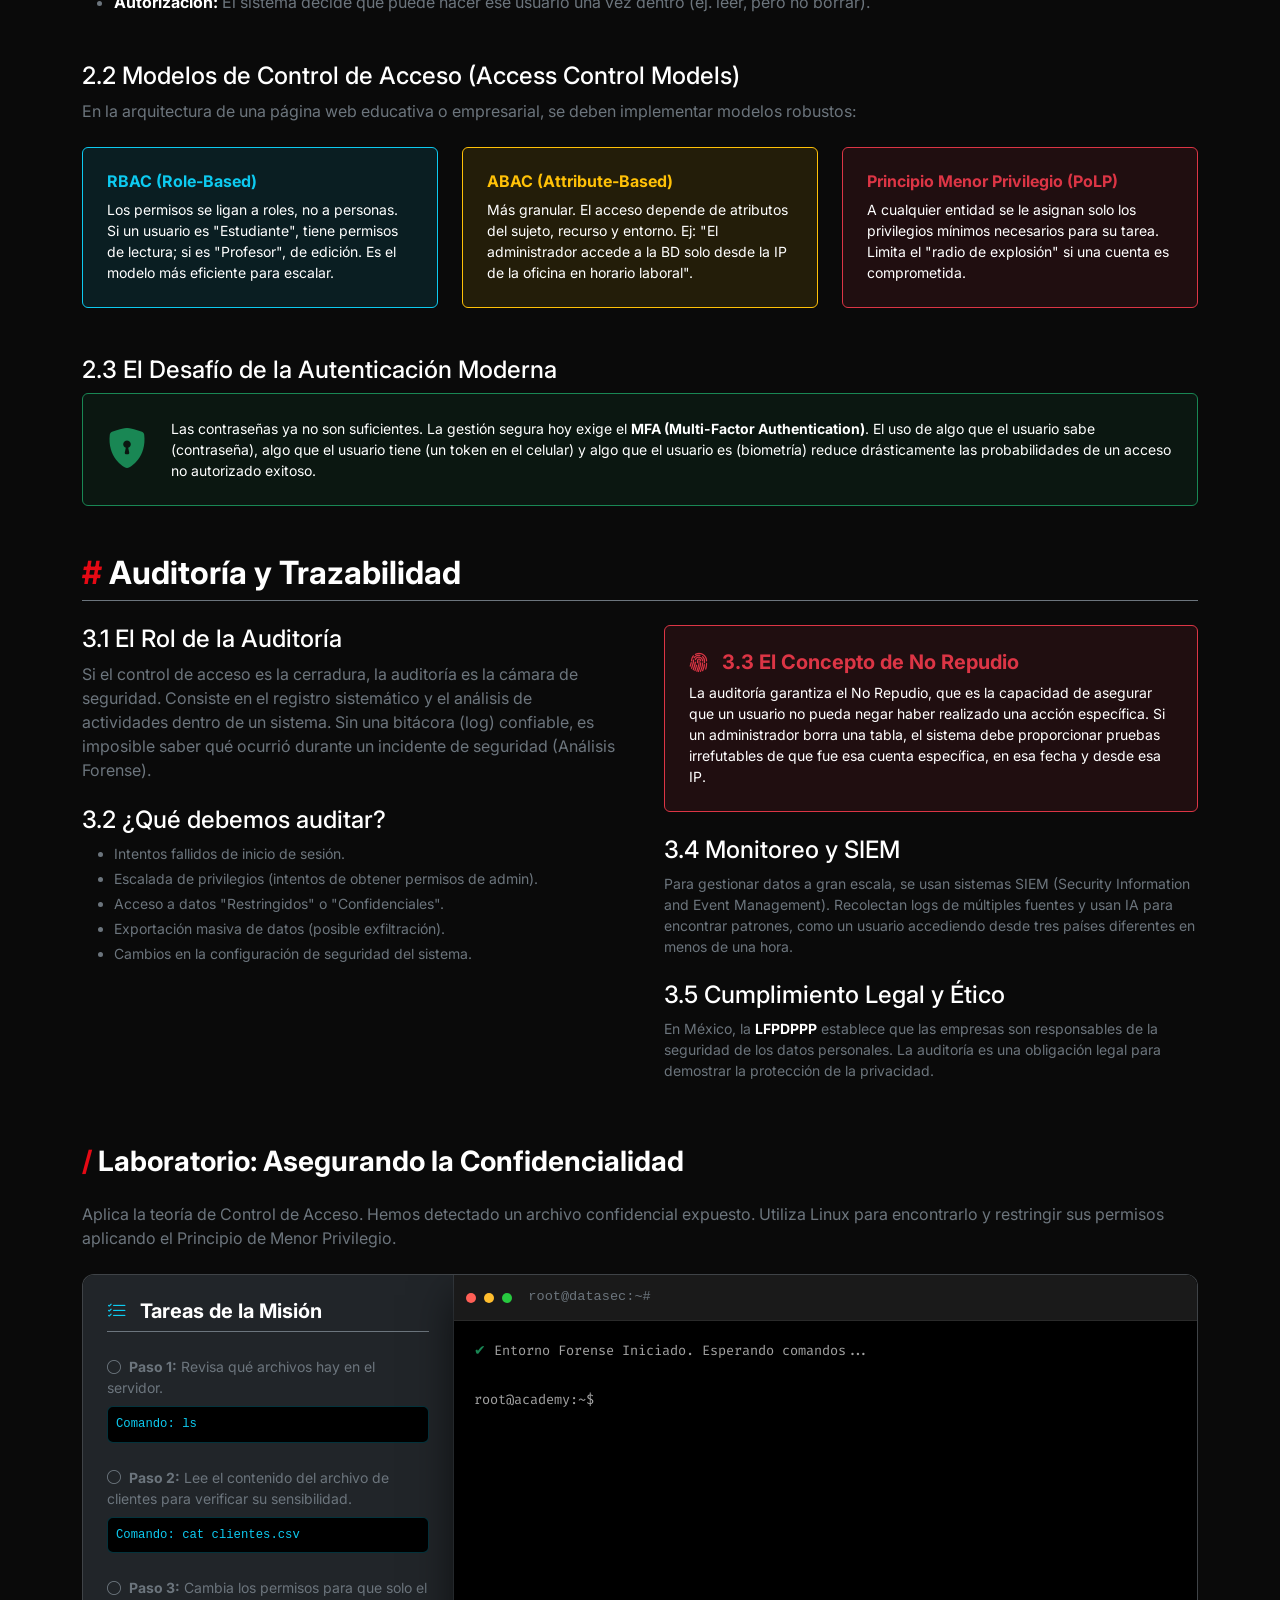
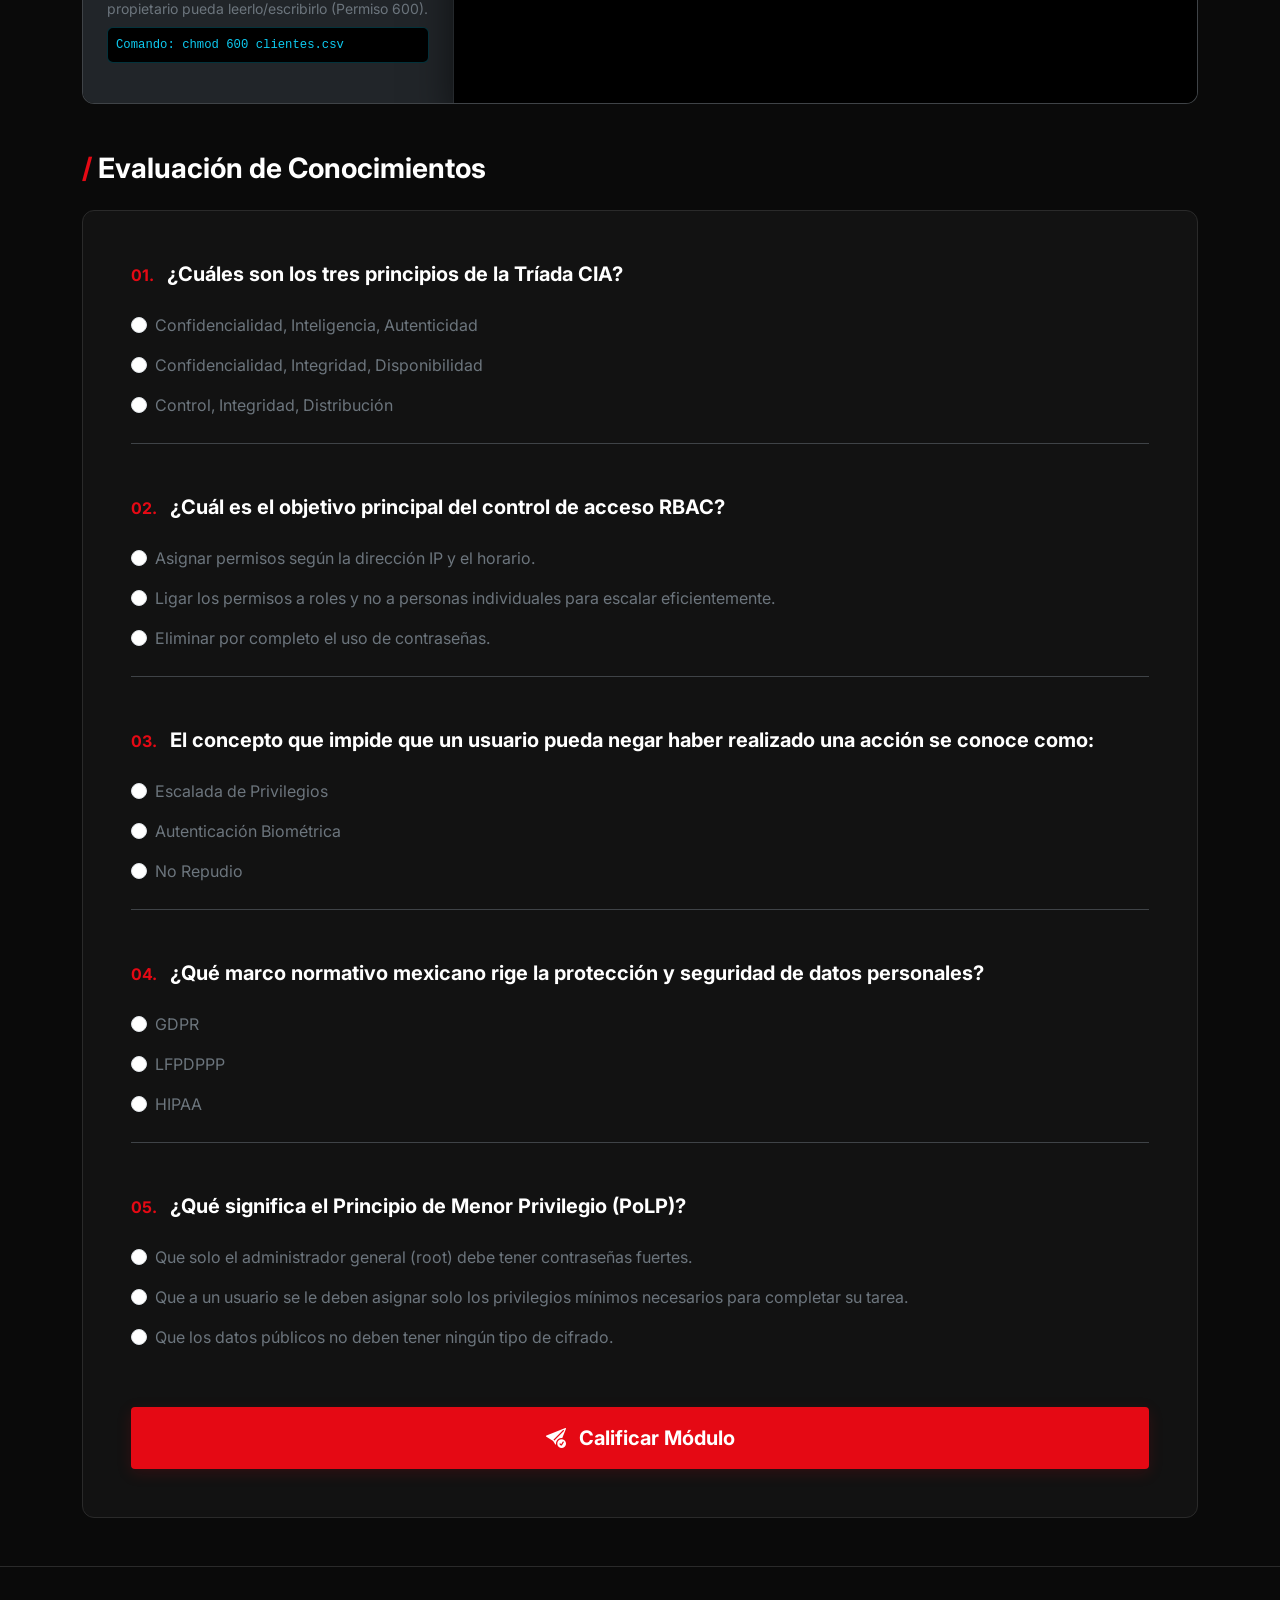
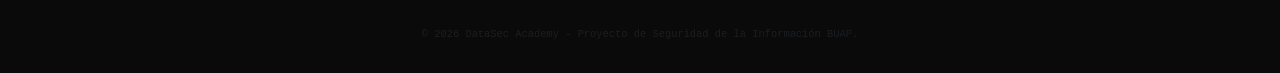
<file: modulo1.html>
<!DOCTYPE html>
<html lang="es">
<head>
    <meta charset="UTF-8">
    <meta name="viewport" content="width=device-width, initial-scale=1.0">
    <meta name="description" content="DataSec Academy - Módulo 1: Seguridad en la Gestión de Datos. Fundamentos, Tríada CIA y Control de Acceso.">
    <meta name="theme-color" content="#0a0a0a">
    <meta name="google-adsense-account" content="ca-pub-4661208062394859">
   
    <title>Módulo 1: Gestión de Datos | DataSec Academy</title>
    
    <link rel="icon" type="image/png" href="favicon.png?v=2">

    <link rel="preconnect" href="https://cdn.jsdelivr.net">
    <script async src="https://pagead2.googlesyndication.com/pagead/js/adsbygoogle.js?client=ca-pub-4661208062394859" crossorigin="anonymous"></script>
    <link href="https://cdn.jsdelivr.net/npm/bootstrap@5.3.2/dist/css/bootstrap.min.css" rel="stylesheet">
    <link rel="stylesheet" href="https://cdn.jsdelivr.net/npm/bootstrap-icons@1.11.1/font/bootstrap-icons.css">
    <link rel="stylesheet" href="css/styles.css">
</head>
<body>

    <nav class="navbar navbar-expand-lg sticky-top">
        <div class="container">
            <a class="navbar-brand" href="index.html">DataSec<span class="brand-accent">.Academy</span></a>
            <div class="d-flex ms-auto">
                <a href="index.html" class="btn btn-outline-cyber btn-sm px-3"><i class="bi bi-arrow-left me-2"></i> Volver al Dashboard</a>
            </div>
        </div>
    </nav>

    <header class="container py-5 mt-4 reveal">
        <div class="module-badge mb-3">MÓDULO 1</div>
        <h1 class="display-4 fw-bold text-white mb-3">Seguridad en la <span class="brand-accent">Gestión de Datos</span></h1>
        <p class="lead text-secondary">
            La seguridad no es un producto que se compra, sino un proceso continuo. La combinación de una clasificación de datos inteligente, un control de acceso basado en el menor privilegio y una auditoría constante forma la base de cualquier sistema de información resiliente.
        </p>
    </header>

    <main class="container mb-5">
        
        <section class="mb-5 reveal">
            <h2 class="fw-bold text-white mb-4 border-bottom border-secondary pb-2"><span class="brand-accent">#</span> Fundamentos y el Valor Estratégico del Dato</h2>
            
            <h4 class="text-white mt-4">1.1 El Dato como Activo Crítico en la Industria 4.0</h4>
            <p class="text-secondary">
                En el contexto actual de transformación digital, los datos han dejado de ser subproductos de la actividad empresarial para convertirse en el motor de la misma. La seguridad en su gestión no es simplemente una "capa extra" de TI, sino una disciplina fundamental que garantiza la continuidad del negocio. Cuando hablamos de gestión de datos, nos referimos al control del ciclo de vida completo: desde la ingesta y el almacenamiento hasta su procesamiento y eventual eliminación.
            </p>

            <h4 class="text-white mt-5">1.2 La Tríada CIA: El Marco de Referencia Universal</h4>
            <p class="text-secondary mb-4">Toda estrategia de seguridad de datos se mide por su capacidad para sostener tres pilares. Un fallo en cualquiera de estos puntos se considera una brecha de seguridad:</p>
            
            <div class="row g-4 mb-5">
                <div class="col-md-4">
                    <div class="p-4 border border-info rounded h-100 bg-info bg-opacity-10">
                        <h5 class="text-info fw-bold"><i class="bi bi-eye-slash-fill me-2"></i> Confidencialidad</h5>
                        <p class="text-white small mt-2 mb-0">La garantía de que la información solo es accesible para personas o sistemas debidamente autorizados. Se logra mediante cifrado y controles de acceso. Una violación ocurre, por ejemplo, cuando un atacante extrae una base de datos (exfiltración).</p>
                    </div>
                </div>
                <div class="col-md-4">
                    <div class="p-4 border border-success rounded h-100 bg-success bg-opacity-10">
                        <h5 class="text-success fw-bold"><i class="bi bi-shield-check me-2"></i> Integridad</h5>
                        <p class="text-white small mt-2 mb-0">Protección contra la alteración no autorizada de los datos. El dato debe ser exacto y fiable. Si un atacante modifica saldos bancarios o altera registros de salud, la integridad se ha perdido (suele ser más peligroso que el robo).</p>
                    </div>
                </div>
                <div class="col-md-4">
                    <div class="p-4 border border-warning rounded h-100 bg-warning bg-opacity-10">
                        <h5 class="text-warning fw-bold"><i class="bi bi-hdd-network-fill me-2"></i> Disponibilidad</h5>
                        <p class="text-white small mt-2 mb-0">Los sistemas y datos deben estar listos para su uso cuando los usuarios autorizados los necesiten. Los ataques de Denegación de Servicio (DoS) o el secuestro de información por Ransomware son los principales enemigos.</p>
                    </div>
                </div>
            </div>

            <h4 class="text-white mt-4">1.3 Clasificación de los Datos: Priorizando la Protección</h4>
            <p class="text-secondary mb-4">No todos los datos requieren el mismo nivel de esfuerzo defensivo. La gestión eficiente implica clasificar la información para asignar recursos de manera inteligente:</p>
            
            <div class="stats-bar p-4 text-start bg-dark border-secondary">
                <div class="mb-3"><span class="badge bg-success me-2 py-2 px-3">Datos Públicos</span> <span class="text-secondary small">Información que no causa daño si se divulga (catálogos, notas de prensa).</span></div>
                <div class="mb-3"><span class="badge bg-info text-dark me-2 py-2 px-3">Uso Interno</span> <span class="text-secondary small">Información que, aunque no es secreta, no debería salir de la organización (manuales de procesos, organigramas).</span></div>
                <div class="mb-3"><span class="badge bg-warning text-dark me-2 py-2 px-3">Confidenciales</span> <span class="text-secondary small">Información sensible cuya divulgación causa daños financieros o reputacionales (estrategias de mercado, listas de precios).</span></div>
                <div><span class="badge bg-danger me-2 py-2 px-3">Restringidos</span> <span class="text-secondary small">Información crítica que requiere los más altos niveles de control (llaves criptográficas, datos biométricos, propiedad intelectual).</span></div>
            </div>
        </section>

        <section class="mb-5 reveal">
            <h2 class="fw-bold text-white mb-4 border-bottom border-secondary pb-2"><span class="brand-accent">#</span> Políticas de Acceso y Gestión de Identidades (IAM)</h2>
            
            <h4 class="text-white mt-4">2.1 Identificación, Autenticación y Autorización</h4>
            <p class="text-secondary">Este es el proceso de tres pasos que rige quién entra al sistema de gestión de datos:</p>
            <ul class="text-secondary mb-5">
                <li><strong class="text-white">Identificación:</strong> El usuario dice quién es (ej. un nombre de usuario).</li>
                <li><strong class="text-white">Autenticación:</strong> El usuario demuestra quién es (ej. mediante una contraseña, un token o huella digital).</li>
                <li><strong class="text-white">Autorización:</strong> El sistema decide qué puede hacer ese usuario una vez dentro (ej. leer, pero no borrar).</li>
            </ul>

            <h4 class="text-white">2.2 Modelos de Control de Acceso (Access Control Models)</h4>
            <p class="text-secondary mb-4">En la arquitectura de una página web educativa o empresarial, se deben implementar modelos robustos:</p>
            
            <div class="row g-4 mb-5">
                <div class="col-lg-4">
                    <div class="p-4 border border-info rounded h-100 bg-info bg-opacity-10">
                        <h6 class="text-info fw-bold">RBAC (Role-Based)</h6>
                        <p class="text-white small mb-0">Los permisos se ligan a roles, no a personas. Si un usuario es "Estudiante", tiene permisos de lectura; si es "Profesor", de edición. Es el modelo más eficiente para escalar.</p>
                    </div>
                </div>
                <div class="col-lg-4">
                    <div class="p-4 border border-warning rounded h-100 bg-warning bg-opacity-10">
                        <h6 class="text-warning fw-bold">ABAC (Attribute-Based)</h6>
                        <p class="text-white small mb-0">Más granular. El acceso depende de atributos del sujeto, recurso y entorno. Ej: "El administrador accede a la BD solo desde la IP de la oficina en horario laboral".</p>
                    </div>
                </div>
                <div class="col-lg-4">
                    <div class="p-4 border border-danger rounded h-100 bg-danger bg-opacity-10">
                        <h6 class="text-danger fw-bold">Principio Menor Privilegio (PoLP)</h6>
                        <p class="text-white small mb-0">A cualquier entidad se le asignan solo los privilegios mínimos necesarios para su tarea. Limita el "radio de explosión" si una cuenta es comprometida.</p>
                    </div>
                </div>
            </div>

            <h4 class="text-white">2.3 El Desafío de la Autenticación Moderna</h4>
            <div class="p-4 border border-success rounded d-flex align-items-center bg-success bg-opacity-10">
                <i class="bi bi-shield-lock-fill text-success fs-1 me-4 d-none d-md-block"></i>
                <p class="text-white small mb-0">
                    Las contraseñas ya no son suficientes. La gestión segura hoy exige el <strong>MFA (Multi-Factor Authentication)</strong>. El uso de algo que el usuario sabe (contraseña), algo que el usuario tiene (un token en el celular) y algo que el usuario es (biometría) reduce drásticamente las probabilidades de un acceso no autorizado exitoso.
                </p>
            </div>
        </section>

        <section class="mb-5 reveal">
            <h2 class="fw-bold text-white mb-4 border-bottom border-secondary pb-2"><span class="brand-accent">#</span> Auditoría y Trazabilidad</h2>
            
            <div class="row g-5">
                <div class="col-lg-6">
                    <h4 class="text-white">3.1 El Rol de la Auditoría</h4>
                    <p class="text-secondary">Si el control de acceso es la cerradura, la auditoría es la cámara de seguridad. Consiste en el registro sistemático y el análisis de actividades dentro de un sistema. Sin una bitácora (log) confiable, es imposible saber qué ocurrió durante un incidente de seguridad (Análisis Forense).</p>
                    
                    <h4 class="text-white mt-4">3.2 ¿Qué debemos auditar?</h4>
                    <ul class="text-secondary small">
                        <li class="mb-1">Intentos fallidos de inicio de sesión.</li>
                        <li class="mb-1">Escalada de privilegios (intentos de obtener permisos de admin).</li>
                        <li class="mb-1">Acceso a datos "Restringidos" o "Confidenciales".</li>
                        <li class="mb-1">Exportación masiva de datos (posible exfiltración).</li>
                        <li>Cambios en la configuración de seguridad del sistema.</li>
                    </ul>
                </div>
                <div class="col-lg-6">
                    <div class="p-4 rounded border border-danger bg-danger bg-opacity-10 mb-4">
                        <h5 class="text-danger fw-bold"><i class="bi bi-fingerprint me-2"></i> 3.3 El Concepto de No Repudio</h5>
                        <p class="text-white small mb-0">La auditoría garantiza el No Repudio, que es la capacidad de asegurar que un usuario no pueda negar haber realizado una acción específica. Si un administrador borra una tabla, el sistema debe proporcionar pruebas irrefutables de que fue esa cuenta específica, en esa fecha y desde esa IP.</p>
                    </div>

                    <h4 class="text-white">3.4 Monitoreo y SIEM</h4>
                    <p class="text-secondary small">Para gestionar datos a gran escala, se usan sistemas SIEM (Security Information and Event Management). Recolectan logs de múltiples fuentes y usan IA para encontrar patrones, como un usuario accediendo desde tres países diferentes en menos de una hora.</p>

                    <h4 class="text-white mt-4">3.5 Cumplimiento Legal y Ético</h4>
                    <p class="text-secondary small">En México, la <strong class="text-white">LFPDPPP</strong> establece que las empresas son responsables de la seguridad de los datos personales. La auditoría es una obligación legal para demostrar la protección de la privacidad.</p>
                </div>
            </div>
        </section>

        <section class="mb-5 reveal">
            <h3 class="fw-bold text-white mb-4"><span class="brand-accent">/</span> Laboratorio: Asegurando la Confidencialidad</h3>
            <p class="text-secondary mb-4">Aplica la teoría de Control de Acceso. Hemos detectado un archivo confidencial expuesto. Utiliza Linux para encontrarlo y restringir sus permisos aplicando el Principio de Menor Privilegio.</p>

            <div class="row g-0 stats-bar overflow-hidden border border-secondary border-opacity-50">
                <div class="col-lg-4 p-4 border-end border-secondary border-opacity-25 bg-dark">
                    <h5 class="text-white fw-bold border-bottom border-secondary pb-2 mb-4"><i class="bi bi-list-check text-info me-2"></i> Tareas de la Misión</h5>
                    <ul class="list-unstyled" id="mission-tracker">
                        <li id="step1" class="text-secondary mb-4 small"><i class="bi bi-circle me-2"></i><strong>Paso 1:</strong> Revisa qué archivos hay en el servidor. <br><code class="d-block mt-2 text-info bg-black p-2 rounded border border-info border-opacity-25">Comando: ls</code></li>
                        <li id="step2" class="text-secondary mb-4 small"><i class="bi bi-circle me-2"></i><strong>Paso 2:</strong> Lee el contenido del archivo de clientes para verificar su sensibilidad. <br><code class="d-block mt-2 text-info bg-black p-2 rounded border border-info border-opacity-25">Comando: cat clientes.csv</code></li>
                        <li id="step3" class="text-secondary small"><i class="bi bi-circle me-2"></i><strong>Paso 3:</strong> Cambia los permisos para que solo el propietario pueda leerlo/escribirlo (Permiso 600). <br><code class="d-block mt-2 text-info bg-black p-2 rounded border border-info border-opacity-25">Comando: chmod 600 clientes.csv</code></li>
                    </ul>
                    <div id="mission-success" class="mt-4 p-3 text-center text-success fw-bold d-none bg-success bg-opacity-10 border border-success rounded">
                        <i class="bi bi-shield-fill-check fs-4 d-block mb-2"></i> ¡Misión Completada! Confidencialidad Asegurada.
                    </div>
                </div>

                <div class="col-lg-8 p-0">
                    <div class="terminal-window h-100 rounded-0 border-0">
                        <div class="terminal-header d-flex align-items-center">
                            <div class="d-flex gap-2">
                                <span class="dot dot-red"></span>
                                <span class="dot dot-yellow"></span>
                                <span class="dot dot-green"></span>
                            </div>
                            <span class="text-secondary font-monospace ms-3" style="font-size: 0.85rem;">root@datasec:~#</span>
                        </div>
                        <div class="terminal-body" id="terminal-output" style="max-height: 400px; overflow-y: auto;">
                            <div><span class="text-success">✔</span> Entorno Forense Iniciado. Esperando comandos...</div>
                            <br>
                            <div class="terminal-input-row d-flex align-items-center mt-2">
                                <span class="terminal-prompt" id="prompt-text">root@academy:~$</span>
                                <input type="text" class="terminal-input flex-grow-1" id="cmd-input" autocomplete="off" spellcheck="false" autocorrect="off">
                            </div>
                        </div>
                    </div>
                </div>
            </div>
        </section>

        <section class="mb-5 reveal">
            <h3 class="fw-bold text-white mb-4"><span class="brand-accent">/</span> Evaluación de Conocimientos</h3>
            
            <div class="stats-bar p-4 p-md-5">
                <form id="quiz-form">
                    
                    <div class="mb-5 border-bottom border-secondary border-opacity-50 pb-4">
                        <label class="text-white mb-4 fw-bold fs-5"><span class="brand-accent fs-6 me-2">01.</span> ¿Cuáles son los tres principios de la Tríada CIA?</label>
                        <div class="form-check mb-3">
                            <input class="form-check-input" type="radio" name="q1" value="a" id="q1a" required>
                            <label class="form-check-label text-secondary" for="q1a">Confidencialidad, Inteligencia, Autenticidad</label>
                        </div>
                        <div class="form-check mb-3">
                            <input class="form-check-input" type="radio" name="q1" value="b" id="q1b">
                            <label class="form-check-label text-secondary" for="q1b">Confidencialidad, Integridad, Disponibilidad</label>
                        </div>
                        <div class="form-check">
                            <input class="form-check-input" type="radio" name="q1" value="c" id="q1c">
                            <label class="form-check-label text-secondary" for="q1c">Control, Integridad, Distribución</label>
                        </div>
                    </div>

                    <div class="mb-5 border-bottom border-secondary border-opacity-50 pb-4">
                        <label class="text-white mb-4 fw-bold fs-5"><span class="brand-accent fs-6 me-2">02.</span> ¿Cuál es el objetivo principal del control de acceso RBAC?</label>
                        <div class="form-check mb-3">
                            <input class="form-check-input" type="radio" name="q2" value="a" id="q2a" required>
                            <label class="form-check-label text-secondary" for="q2a">Asignar permisos según la dirección IP y el horario.</label>
                        </div>
                        <div class="form-check mb-3">
                            <input class="form-check-input" type="radio" name="q2" value="b" id="q2b">
                            <label class="form-check-label text-secondary" for="q2b">Ligar los permisos a roles y no a personas individuales para escalar eficientemente.</label>
                        </div>
                        <div class="form-check">
                            <input class="form-check-input" type="radio" name="q2" value="c" id="q2c">
                            <label class="form-check-label text-secondary" for="q2c">Eliminar por completo el uso de contraseñas.</label>
                        </div>
                    </div>

                    <div class="mb-5 border-bottom border-secondary border-opacity-50 pb-4">
                        <label class="text-white mb-4 fw-bold fs-5"><span class="brand-accent fs-6 me-2">03.</span> El concepto que impide que un usuario pueda negar haber realizado una acción se conoce como:</label>
                        <div class="form-check mb-3">
                            <input class="form-check-input" type="radio" name="q3" value="a" id="q3a" required>
                            <label class="form-check-label text-secondary" for="q3a">Escalada de Privilegios</label>
                        </div>
                        <div class="form-check mb-3">
                            <input class="form-check-input" type="radio" name="q3" value="b" id="q3b">
                            <label class="form-check-label text-secondary" for="q3b">Autenticación Biométrica</label>
                        </div>
                        <div class="form-check">
                            <input class="form-check-input" type="radio" name="q3" value="c" id="q3c">
                            <label class="form-check-label text-secondary" for="q3c">No Repudio</label>
                        </div>
                    </div>

                    <div class="mb-5 border-bottom border-secondary border-opacity-50 pb-4">
                        <label class="text-white mb-4 fw-bold fs-5"><span class="brand-accent fs-6 me-2">04.</span> ¿Qué marco normativo mexicano rige la protección y seguridad de datos personales?</label>
                        <div class="form-check mb-3">
                            <input class="form-check-input" type="radio" name="q4" value="a" id="q4a" required>
                            <label class="form-check-label text-secondary" for="q4a">GDPR</label>
                        </div>
                        <div class="form-check mb-3">
                            <input class="form-check-input" type="radio" name="q4" value="b" id="q4b">
                            <label class="form-check-label text-secondary" for="q4b">LFPDPPP</label>
                        </div>
                        <div class="form-check">
                            <input class="form-check-input" type="radio" name="q4" value="c" id="q4c">
                            <label class="form-check-label text-secondary" for="q4c">HIPAA</label>
                        </div>
                    </div>

                    <div class="mb-5 pb-2">
                        <label class="text-white mb-4 fw-bold fs-5"><span class="brand-accent fs-6 me-2">05.</span> ¿Qué significa el Principio de Menor Privilegio (PoLP)?</label>
                        <div class="form-check mb-3">
                            <input class="form-check-input" type="radio" name="q5" value="a" id="q5a" required>
                            <label class="form-check-label text-secondary" for="q5a">Que solo el administrador general (root) debe tener contraseñas fuertes.</label>
                        </div>
                        <div class="form-check mb-3">
                            <input class="form-check-input" type="radio" name="q5" value="b" id="q5b">
                            <label class="form-check-label text-secondary" for="q5b">Que a un usuario se le deben asignar solo los privilegios mínimos necesarios para completar su tarea.</label>
                        </div>
                        <div class="form-check">
                            <input class="form-check-input" type="radio" name="q5" value="c" id="q5c">
                            <label class="form-check-label text-secondary" for="q5c">Que los datos públicos no deben tener ningún tipo de cifrado.</label>
                        </div>
                    </div>

                    <div class="text-center mt-2">
                        <button type="submit" class="btn btn-cyber px-5 py-3 fs-5 w-100 w-md-auto"><i class="bi bi-send-check-fill me-2"></i> Calificar Módulo</button>
                    </div>
                </form>
                
                <div id="quiz-result" class="d-none mt-4"></div>
            </div>
        </section>

    </main>

    <footer class="footer-site mt-auto">
        <div class="container text-center">
            <p class="text-muted tiny font-monospace mb-0">&copy; 2026 DataSec Academy - Proyecto de Seguridad de la Información BUAP.</p>
        </div>
    </footer>

    <script src="https://cdn.jsdelivr.net/npm/bootstrap@5.3.2/dist/js/bootstrap.bundle.min.js"></script>
    <script src="js/main.js"></script>
</body>
</html>
</file>
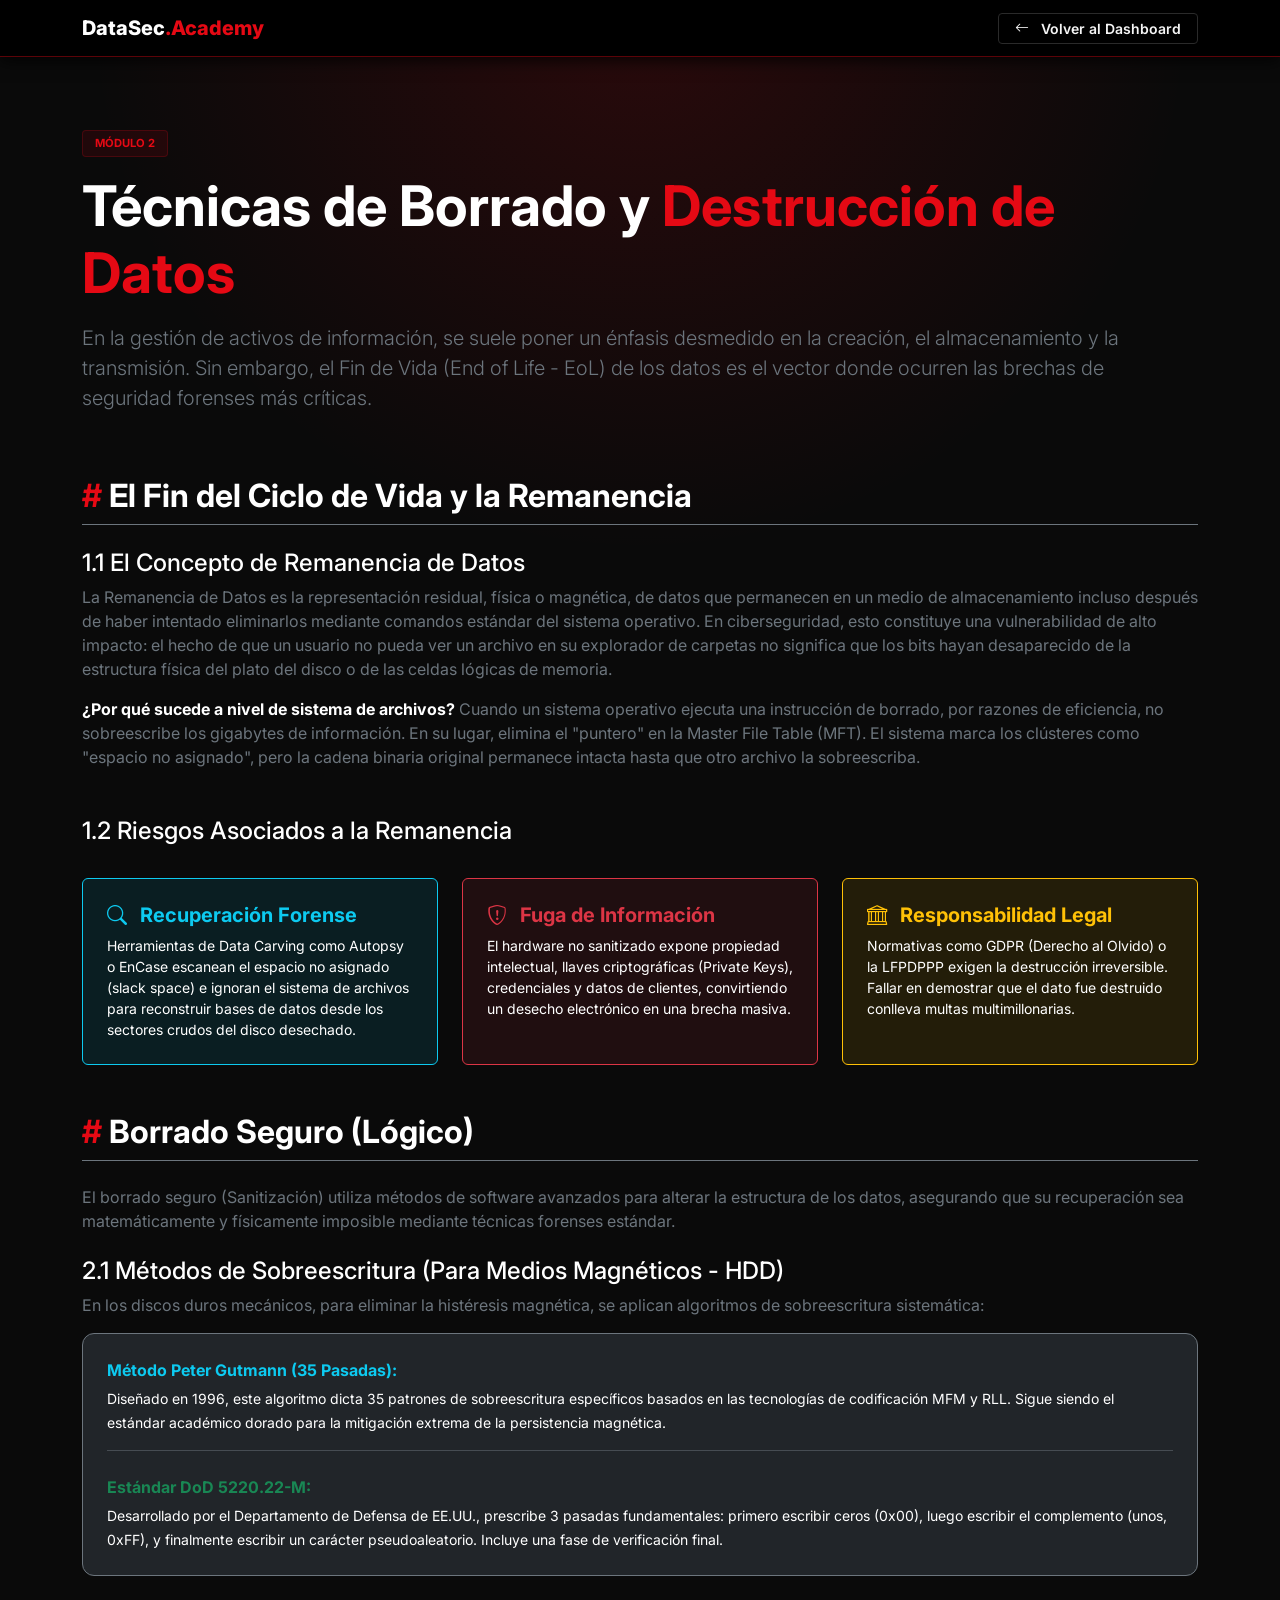
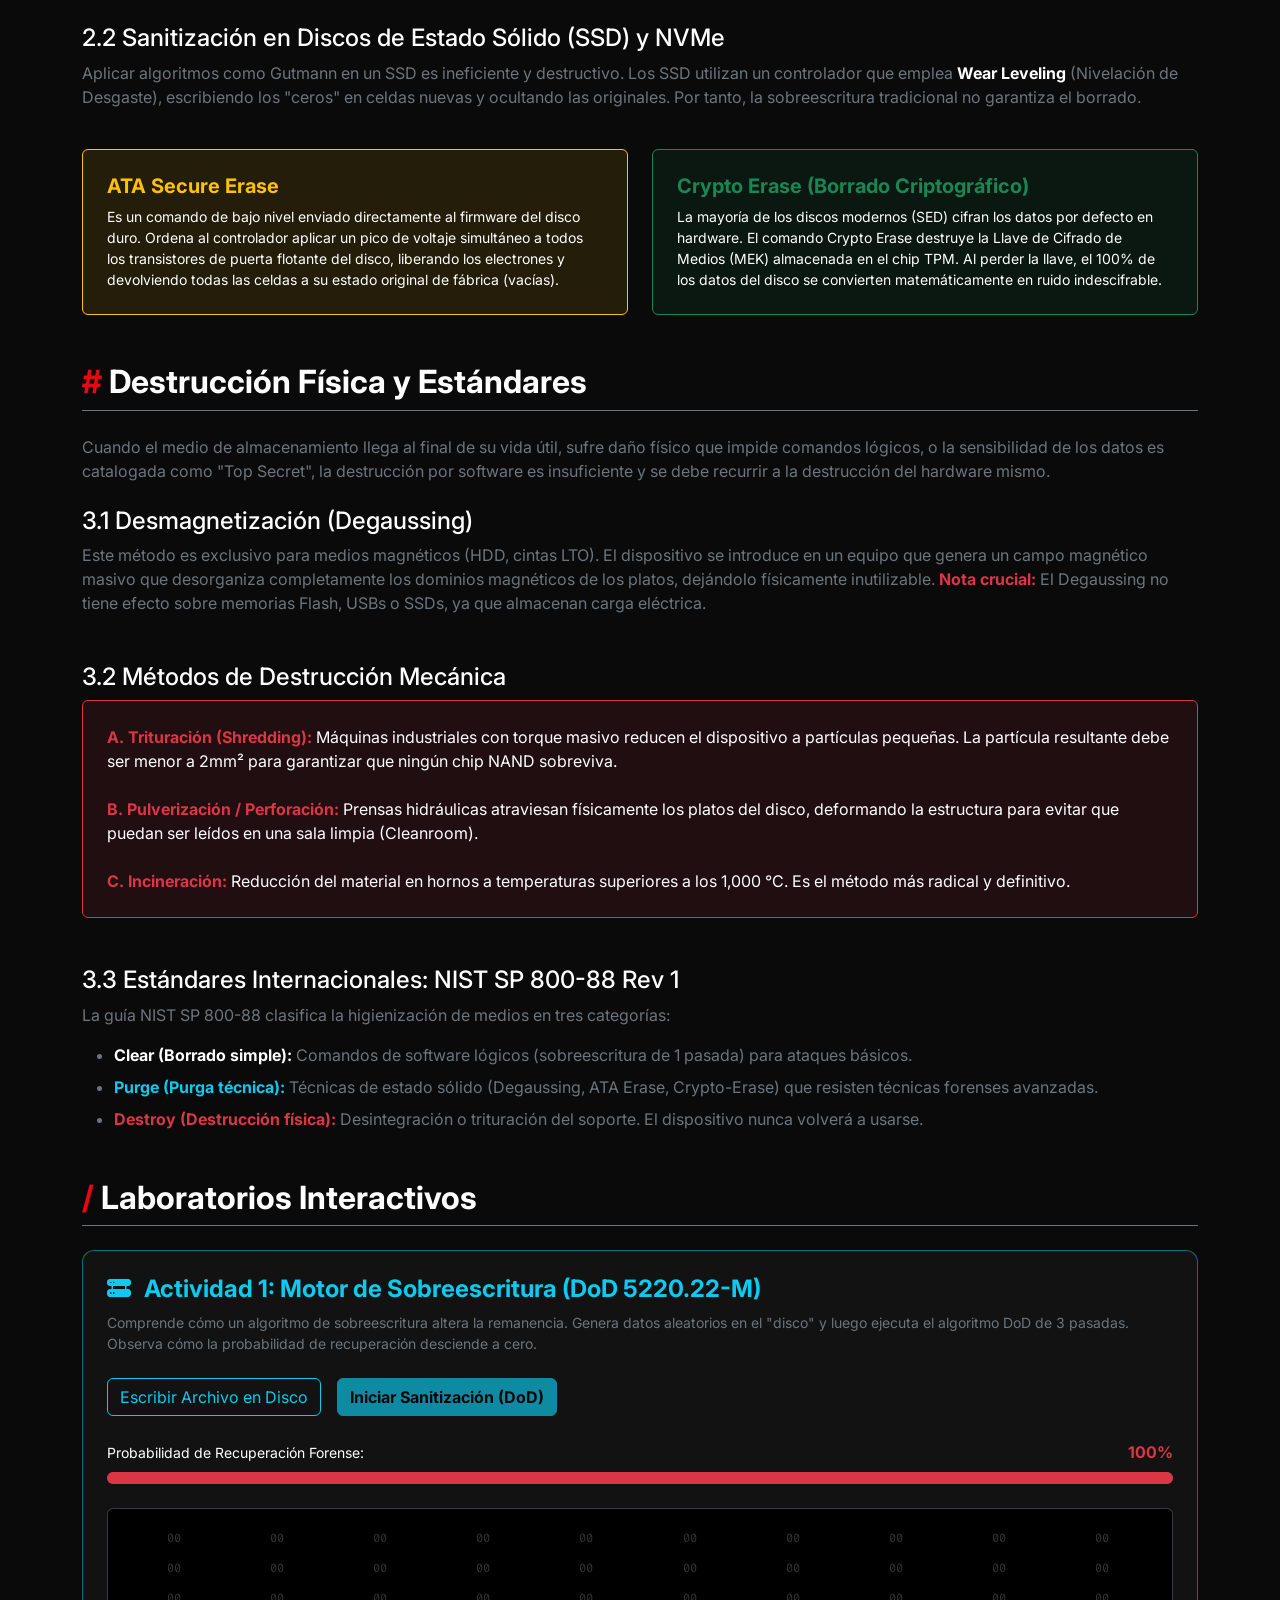
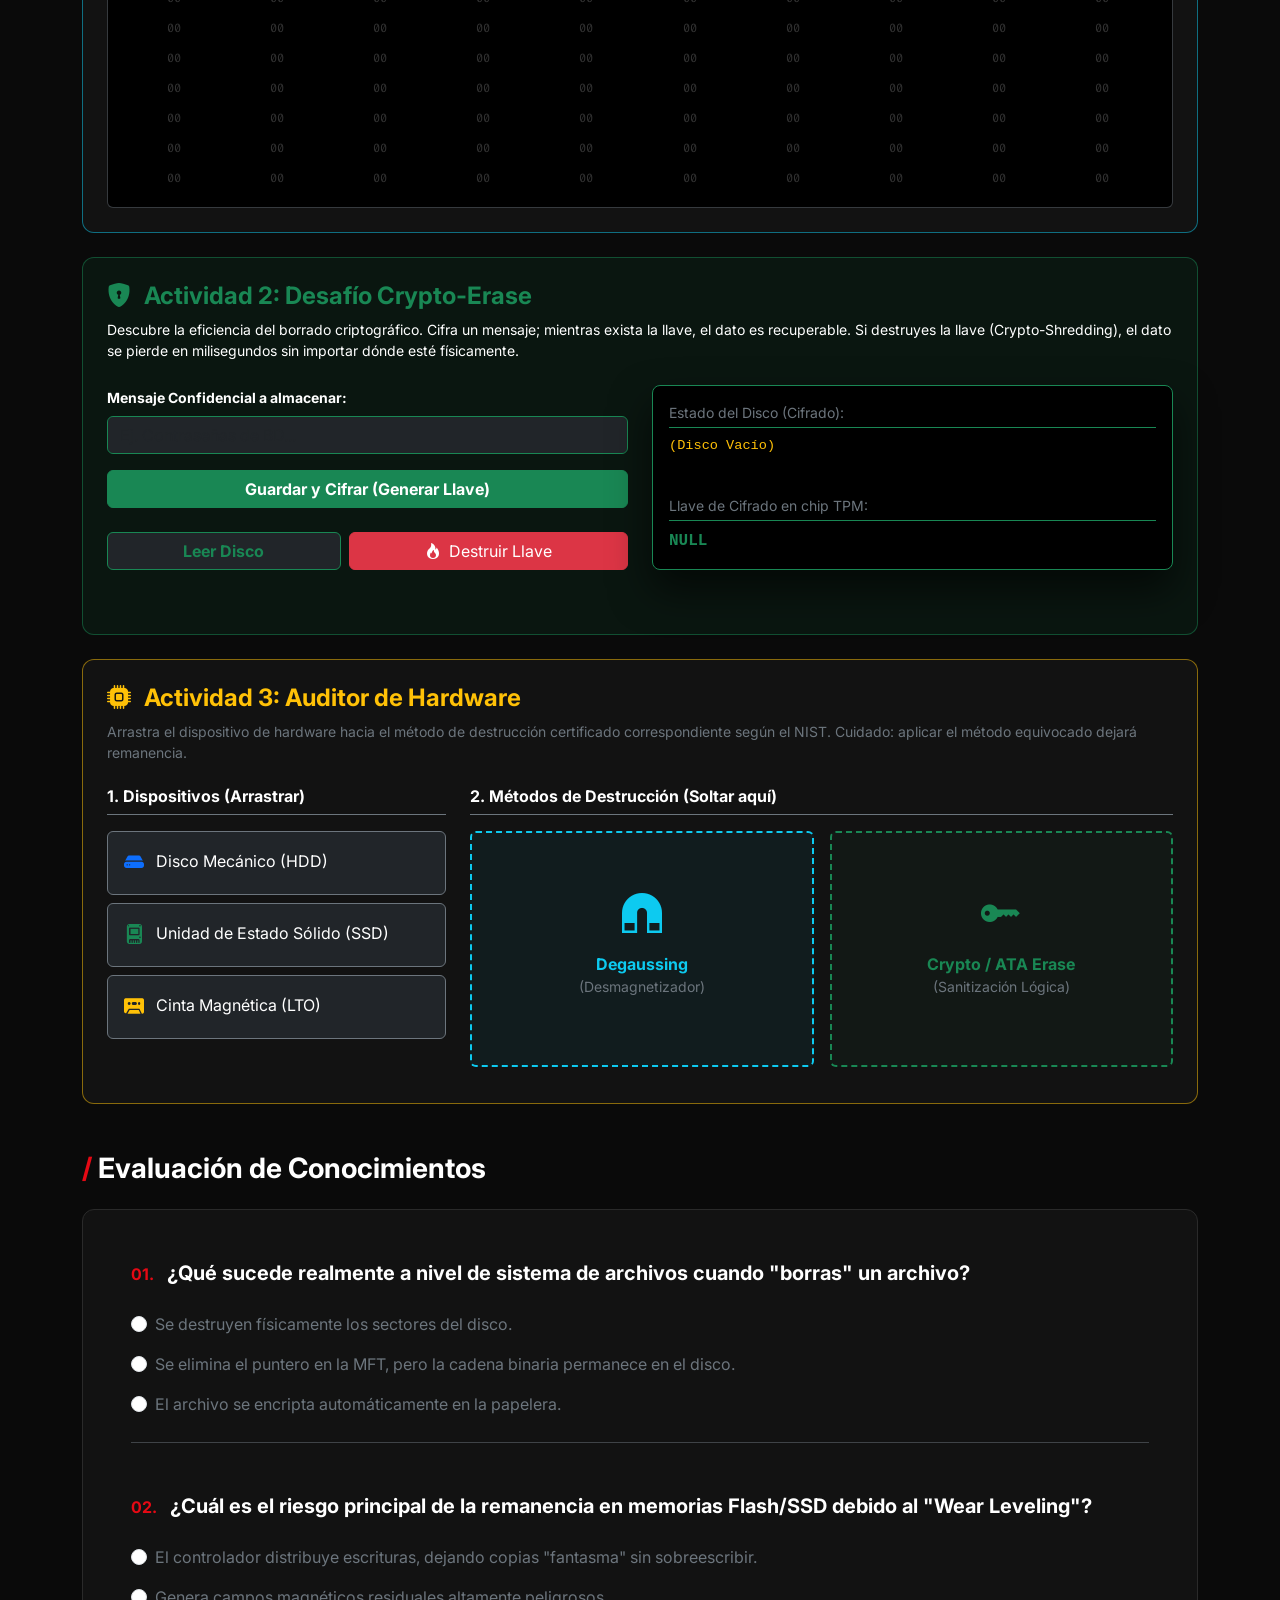
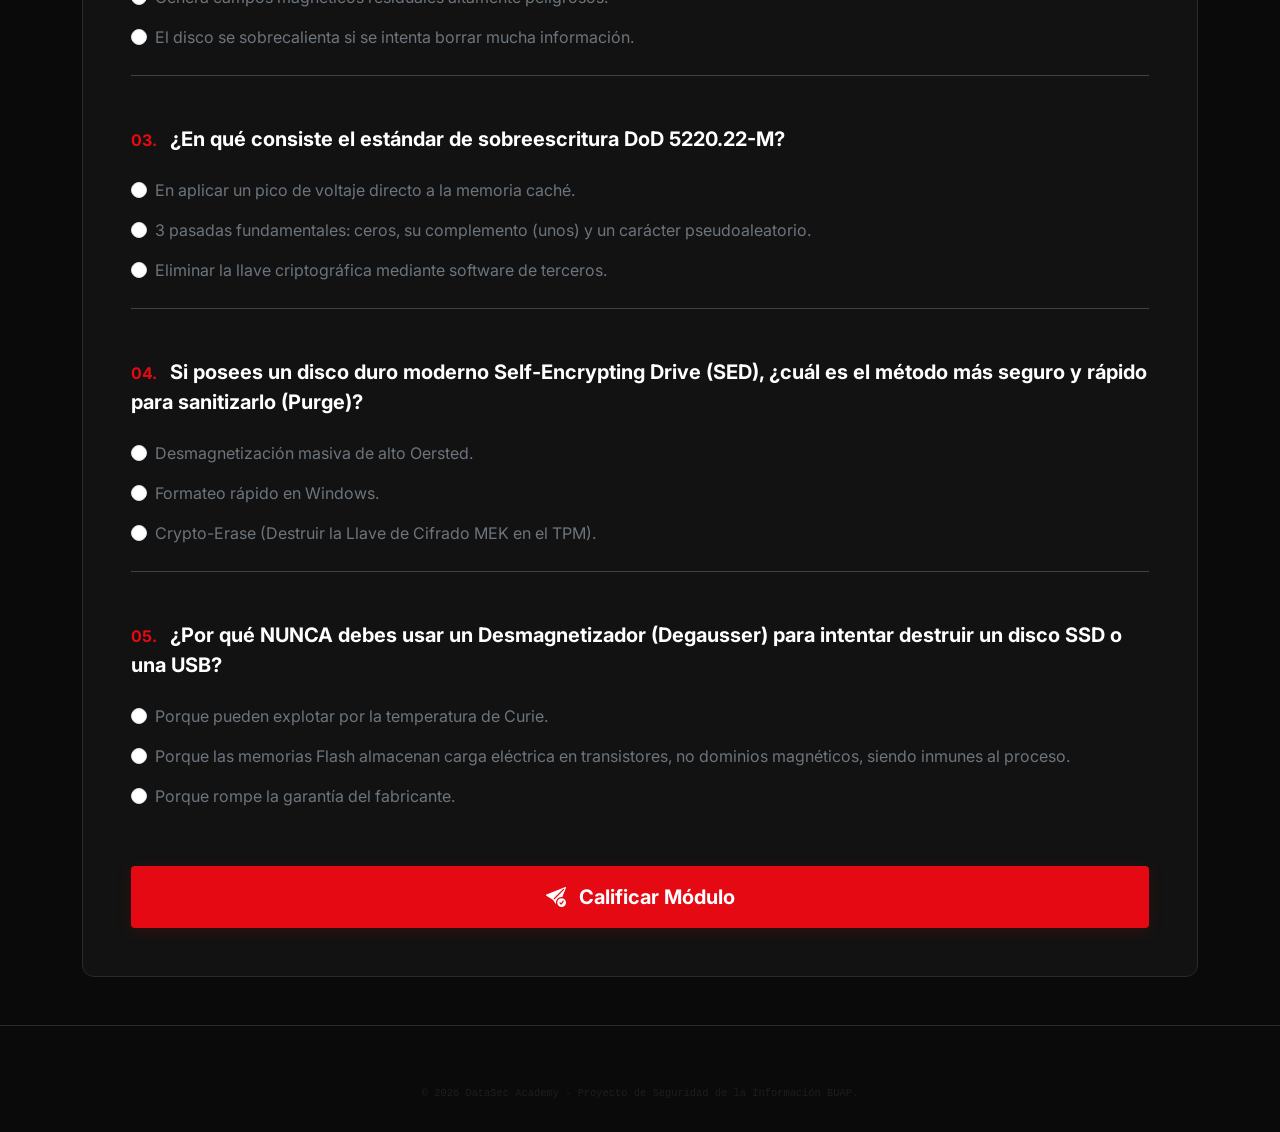
<file: modulo2.html>
<!DOCTYPE html>
<html lang="es">
<head>
    <meta charset="UTF-8">
    <meta name="viewport" content="width=device-width, initial-scale=1.0">
    <meta name="description" content="DataSec Academy - Módulo 2: Técnicas de Borrado y Destrucción de Datos. Remanencia, Sanitización y Destrucción Física.">
    <meta name="theme-color" content="#0a0a0a">
    <meta name="google-adsense-account" content="ca-pub-4661208062394859">
    
    <title>Módulo 2: Técnicas de Borrado y Destrucción | DataSec Academy</title>
    
    <link rel="icon" type="image/png" href="favicon.png?v=2">

    <link rel="preconnect" href="https://cdn.jsdelivr.net">
    <script async src="https://pagead2.googlesyndication.com/pagead/js/adsbygoogle.js?client=ca-pub-4661208062394859" crossorigin="anonymous"></script>
    <link href="https://cdn.jsdelivr.net/npm/bootstrap@5.3.2/dist/css/bootstrap.min.css" rel="stylesheet">
    <link rel="stylesheet" href="https://cdn.jsdelivr.net/npm/bootstrap-icons@1.11.1/font/bootstrap-icons.css">
    <link rel="stylesheet" href="css/styles.css">
</head>
<body>

    <nav class="navbar navbar-expand-lg sticky-top">
        <div class="container">
            <a class="navbar-brand" href="index.html">DataSec<span class="brand-accent">.Academy</span></a>
            <div class="d-flex ms-auto">
                <a href="index.html" class="btn btn-outline-cyber btn-sm px-3"><i class="bi bi-arrow-left me-2"></i> Volver al Dashboard</a>
            </div>
        </div>
    </nav>

    <header class="container py-5 mt-4 reveal">
        <div class="module-badge mb-3">MÓDULO 2</div>
        <h1 class="display-4 fw-bold text-white mb-3">Técnicas de Borrado y <span class="brand-accent">Destrucción de Datos</span></h1>
        <p class="lead text-secondary">
            En la gestión de activos de información, se suele poner un énfasis desmedido en la creación, el almacenamiento y la transmisión. Sin embargo, el Fin de Vida (End of Life - EoL) de los datos es el vector donde ocurren las brechas de seguridad forenses más críticas.
        </p>
    </header>

    <main class="container mb-5">
        
        <section class="mb-5 reveal">
            <h2 class="fw-bold text-white mb-4 border-bottom border-secondary pb-2"><span class="brand-accent">#</span> El Fin del Ciclo de Vida y la Remanencia</h2>
            
            <h4 class="text-white mt-4">1.1 El Concepto de Remanencia de Datos</h4>
            <p class="text-secondary">
                La Remanencia de Datos es la representación residual, física o magnética, de datos que permanecen en un medio de almacenamiento incluso después de haber intentado eliminarlos mediante comandos estándar del sistema operativo. En ciberseguridad, esto constituye una vulnerabilidad de alto impacto: el hecho de que un usuario no pueda ver un archivo en su explorador de carpetas no significa que los bits hayan desaparecido de la estructura física del plato del disco o de las celdas lógicas de memoria.
            </p>
            <p class="text-secondary">
                <strong class="text-white">¿Por qué sucede a nivel de sistema de archivos?</strong> Cuando un sistema operativo ejecuta una instrucción de borrado, por razones de eficiencia, no sobreescribe los gigabytes de información. En su lugar, elimina el "puntero" en la Master File Table (MFT). El sistema marca los clústeres como "espacio no asignado", pero la cadena binaria original permanece intacta hasta que otro archivo la sobreescriba.
            </p>

            <h4 class="text-white mt-5">1.2 Riesgos Asociados a la Remanencia</h4>
            <div class="row g-4 mt-2 mb-5">
                <div class="col-md-4">
                    <div class="p-4 border border-info rounded h-100 bg-info bg-opacity-10">
                        <h5 class="text-info fw-bold"><i class="bi bi-search me-2"></i> Recuperación Forense</h5>
                        <p class="text-white small mt-2 mb-0">Herramientas de Data Carving como Autopsy o EnCase escanean el espacio no asignado (slack space) e ignoran el sistema de archivos para reconstruir bases de datos desde los sectores crudos del disco desechado.</p>
                    </div>
                </div>
                <div class="col-md-4">
                    <div class="p-4 border border-danger rounded h-100 bg-danger bg-opacity-10">
                        <h5 class="text-danger fw-bold"><i class="bi bi-shield-exclamation me-2"></i> Fuga de Información</h5>
                        <p class="text-white small mt-2 mb-0">El hardware no sanitizado expone propiedad intelectual, llaves criptográficas (Private Keys), credenciales y datos de clientes, convirtiendo un desecho electrónico en una brecha masiva.</p>
                    </div>
                </div>
                <div class="col-md-4">
                    <div class="p-4 border border-warning rounded h-100 bg-warning bg-opacity-10">
                        <h5 class="text-warning fw-bold"><i class="bi bi-bank me-2"></i> Responsabilidad Legal</h5>
                        <p class="text-white small mt-2 mb-0">Normativas como GDPR (Derecho al Olvido) o la LFPDPPP exigen la destrucción irreversible. Fallar en demostrar que el dato fue destruido conlleva multas multimillonarias.</p>
                    </div>
                </div>
            </div>
        </section>

        <section class="mb-5 reveal">
            <h2 class="fw-bold text-white mb-4 border-bottom border-secondary pb-2"><span class="brand-accent">#</span> Borrado Seguro (Lógico)</h2>
            <p class="text-secondary mb-4">El borrado seguro (Sanitización) utiliza métodos de software avanzados para alterar la estructura de los datos, asegurando que su recuperación sea matemáticamente y físicamente imposible mediante técnicas forenses estándar.</p>

            <h4 class="text-white mt-4">2.1 Métodos de Sobreescritura (Para Medios Magnéticos - HDD)</h4>
            <p class="text-secondary">En los discos duros mecánicos, para eliminar la histéresis magnética, se aplican algoritmos de sobreescritura sistemática:</p>
            
            <div class="stats-bar bg-dark p-4 mb-5 border-secondary text-start">
                <div class="mb-4 pb-3 border-bottom border-secondary border-opacity-50">
                    <strong class="text-info d-block mb-1">Método Peter Gutmann (35 Pasadas):</strong> 
                    <span class="text-white small">Diseñado en 1996, este algoritmo dicta 35 patrones de sobreescritura específicos basados en las tecnologías de codificación MFM y RLL. Sigue siendo el estándar académico dorado para la mitigación extrema de la persistencia magnética.</span>
                </div>
                <div>
                    <strong class="text-success d-block mb-1">Estándar DoD 5220.22-M:</strong> 
                    <span class="text-white small">Desarrollado por el Departamento de Defensa de EE.UU., prescribe 3 pasadas fundamentales: primero escribir ceros (0x00), luego escribir el complemento (unos, 0xFF), y finalmente escribir un carácter pseudoaleatorio. Incluye una fase de verificación final.</span>
                </div>
            </div>

            <h4 class="text-white mt-5">2.2 Sanitización en Discos de Estado Sólido (SSD) y NVMe</h4>
            <p class="text-secondary">Aplicar algoritmos como Gutmann en un SSD es ineficiente y destructivo. Los SSD utilizan un controlador que emplea <strong class="text-white">Wear Leveling</strong> (Nivelación de Desgaste), escribiendo los "ceros" en celdas nuevas y ocultando las originales. Por tanto, la sobreescritura tradicional no garantiza el borrado.</p>
            
            <div class="row g-4 mt-2">
                <div class="col-md-6">
                    <div class="p-4 border border-warning bg-warning bg-opacity-10 rounded h-100">
                        <h5 class="text-warning fw-bold">ATA Secure Erase</h5>
                        <p class="text-white small mb-0">Es un comando de bajo nivel enviado directamente al firmware del disco duro. Ordena al controlador aplicar un pico de voltaje simultáneo a todos los transistores de puerta flotante del disco, liberando los electrones y devolviendo todas las celdas a su estado original de fábrica (vacías).</p>
                    </div>
                </div>
                <div class="col-md-6">
                    <div class="p-4 border border-success bg-success bg-opacity-10 rounded h-100">
                        <h5 class="text-success fw-bold">Crypto Erase (Borrado Criptográfico)</h5>
                        <p class="text-white small mb-0">La mayoría de los discos modernos (SED) cifran los datos por defecto en hardware. El comando Crypto Erase destruye la Llave de Cifrado de Medios (MEK) almacenada en el chip TPM. Al perder la llave, el 100% de los datos del disco se convierten matemáticamente en ruido indescifrable.</p>
                    </div>
                </div>
            </div>
        </section>

        <section class="mb-5 reveal">
            <h2 class="fw-bold text-white mb-4 border-bottom border-secondary pb-2"><span class="brand-accent">#</span> Destrucción Física y Estándares</h2>
            <p class="text-secondary mb-4">Cuando el medio de almacenamiento llega al final de su vida útil, sufre daño físico que impide comandos lógicos, o la sensibilidad de los datos es catalogada como "Top Secret", la destrucción por software es insuficiente y se debe recurrir a la destrucción del hardware mismo.</p>

            <h4 class="text-white mt-4">3.1 Desmagnetización (Degaussing)</h4>
            <p class="text-secondary">Este método es exclusivo para medios magnéticos (HDD, cintas LTO). El dispositivo se introduce en un equipo que genera un campo magnético masivo que desorganiza completamente los dominios magnéticos de los platos, dejándolo físicamente inutilizable. <strong class="text-danger">Nota crucial:</strong> El Degaussing no tiene efecto sobre memorias Flash, USBs o SSDs, ya que almacenan carga eléctrica.</p>

            <h4 class="text-white mt-5">3.2 Métodos de Destrucción Mecánica</h4>
            <div class="p-4 rounded border border-danger bg-danger bg-opacity-10 mb-5">
                <p class="text-white mb-4"><strong class="text-danger">A. Trituración (Shredding):</strong> Máquinas industriales con torque masivo reducen el dispositivo a partículas pequeñas. La partícula resultante debe ser menor a 2mm² para garantizar que ningún chip NAND sobreviva.</p>
                <p class="text-white mb-4"><strong class="text-danger">B. Pulverización / Perforación:</strong> Prensas hidráulicas atraviesan físicamente los platos del disco, deformando la estructura para evitar que puedan ser leídos en una sala limpia (Cleanroom).</p>
                <p class="text-white mb-0"><strong class="text-danger">C. Incineración:</strong> Reducción del material en hornos a temperaturas superiores a los 1,000 °C. Es el método más radical y definitivo.</p>
            </div>

            <h4 class="text-white mt-5">3.3 Estándares Internacionales: NIST SP 800-88 Rev 1</h4>
            <p class="text-secondary">La guía NIST SP 800-88 clasifica la higienización de medios en tres categorías:</p>
            <ul class="text-secondary mt-3">
                <li class="mb-2"><strong class="text-white">Clear (Borrado simple):</strong> Comandos de software lógicos (sobreescritura de 1 pasada) para ataques básicos.</li>
                <li class="mb-2"><strong class="text-info">Purge (Purga técnica):</strong> Técnicas de estado sólido (Degaussing, ATA Erase, Crypto-Erase) que resisten técnicas forenses avanzadas.</li>
                <li><strong class="text-danger">Destroy (Destrucción física):</strong> Desintegración o trituración del soporte. El dispositivo nunca volverá a usarse.</li>
            </ul>
        </section>

        <section class="mb-5 reveal">
            <h2 class="fw-bold text-white mb-4 border-bottom border-secondary pb-2"><span class="brand-accent">/</span> Laboratorios Interactivos</h2>
            
            <div class="stats-bar p-4 mb-4 border-info border-opacity-50">
                <h4 class="text-info fw-bold"><i class="bi bi-hdd-rack-fill me-2"></i> Actividad 1: Motor de Sobreescritura (DoD 5220.22-M)</h4>
                <p class="text-secondary small mb-4">Comprende cómo un algoritmo de sobreescritura altera la remanencia. Genera datos aleatorios en el "disco" y luego ejecuta el algoritmo DoD de 3 pasadas. Observa cómo la probabilidad de recuperación desciende a cero.</p>
                
                <div class="d-flex flex-wrap gap-3 mb-4">
                    <button id="btn-gen-data" class="btn btn-outline-info">Escribir Archivo en Disco</button>
                    <button id="btn-run-dod" class="btn btn-info fw-bold" disabled>Iniciar Sanitización (DoD)</button>
                </div>
                
                <div class="mb-2 d-flex justify-content-between align-items-center">
                    <span class="text-white small">Probabilidad de Recuperación Forense:</span>
                    <span id="recovery-percent" class="text-danger fw-bold">100%</span>
                </div>
                <div class="progress mb-4 bg-dark rounded-pill" style="height: 12px;">
                    <div id="recovery-bar" class="progress-bar bg-danger" role="progressbar" style="width: 100%;"></div>
                </div>

                <div id="memory-grid" class="d-flex flex-wrap gap-1 p-3 bg-black rounded border border-secondary border-opacity-50" style="font-family: var(--font-mono); font-size: 0.75rem;">
                    </div>
            </div>

            <div class="stats-bar p-4 mb-4 border-success border-opacity-50 bg-success bg-opacity-10">
                <h4 class="text-success fw-bold"><i class="bi bi-shield-lock-fill me-2"></i> Actividad 2: Desafío Crypto-Erase</h4>
                <p class="text-white small mb-4">Descubre la eficiencia del borrado criptográfico. Cifra un mensaje; mientras exista la llave, el dato es recuperable. Si destruyes la llave (Crypto-Shredding), el dato se pierde en milisegundos sin importar dónde esté físicamente.</p>
                
                <div class="row g-4">
                    <div class="col-md-6">
                        <label class="text-white small fw-bold mb-2">Mensaje Confidencial a almacenar:</label>
                        <input type="text" id="crypto-input" class="form-control bg-dark text-white border-success mb-3" placeholder="Ej. Contraseñas de BD..." autocomplete="off">
                        <button id="btn-encrypt" class="btn btn-success w-100 fw-bold">Guardar y Cifrar (Generar Llave)</button>
                        
                        <div class="d-flex flex-wrap gap-2 mt-4">
                            <button id="btn-decrypt" class="btn btn-outline-success flex-grow-1 fw-bold bg-dark">Leer Disco</button>
                            <button id="btn-destroy-key" class="btn btn-danger flex-grow-1"><i class="bi bi-fire me-1"></i> Destruir Llave</button>
                        </div>
                    </div>
                    <div class="col-md-6">
                        <div class="terminal-window p-3 h-100 d-flex flex-column border-success">
                            <span class="text-secondary small mb-2 border-bottom border-success pb-1">Estado del Disco (Cifrado):</span>
                            <div id="crypto-disk" class="font-monospace text-warning flex-grow-1 mb-3" style="word-break: break-all; font-size: 0.85rem;">(Disco Vacío)</div>
                            
                            <span class="text-secondary small mb-2 border-bottom border-success pb-1">Llave de Cifrado en chip TPM:</span>
                            <div id="crypto-key" class="font-monospace text-success fw-bold">NULL</div>
                        </div>
                    </div>
                </div>
                <div id="crypto-result" class="mt-4 text-center text-white fw-bold small p-2 rounded"></div>
            </div>

            <div class="stats-bar p-4 border-warning border-opacity-50">
                <h4 class="text-warning fw-bold"><i class="bi bi-cpu-fill me-2"></i> Actividad 3: Auditor de Hardware</h4>
                <p class="text-secondary small mb-4">Arrastra el dispositivo de hardware hacia el método de destrucción certificado correspondiente según el NIST. Cuidado: aplicar el método equivocado dejará remanencia.</p>
                
                <div class="row g-4">
                    <div class="col-md-4">
                        <h6 class="text-white fw-bold mb-3 border-bottom border-secondary pb-2">1. Dispositivos (Arrastrar)</h6>
                        <div class="d-flex flex-column gap-2">
                            <div class="hw-item p-3 bg-dark border border-secondary rounded text-white" style="cursor: grab;" draggable="true" id="hw-hdd" data-type="magnetic">
                                <i class="bi bi-hdd-fill me-2 fs-5 text-primary align-middle"></i> Disco Mecánico (HDD)
                            </div>
                            <div class="hw-item p-3 bg-dark border border-secondary rounded text-white" style="cursor: grab;" draggable="true" id="hw-ssd" data-type="flash">
                                <i class="bi bi-device-ssd-fill me-2 fs-5 text-success align-middle"></i> Unidad de Estado Sólido (SSD)
                            </div>
                            <div class="hw-item p-3 bg-dark border border-secondary rounded text-white" style="cursor: grab;" draggable="true" id="hw-tape" data-type="magnetic">
                                <i class="bi bi-cassette-fill me-2 fs-5 text-warning align-middle"></i> Cinta Magnética (LTO)
                            </div>
                        </div>
                    </div>
                    <div class="col-md-8">
                        <h6 class="text-white fw-bold mb-3 border-bottom border-secondary pb-2">2. Métodos de Destrucción (Soltar aquí)</h6>
                        <div class="row g-3 h-100">
                            <div class="col-sm-6">
                                <div class="drop-zone p-4 rounded text-center text-secondary h-100 d-flex flex-column justify-content-center" style="border: 2px dashed #0dcaf0; background-color: rgba(13, 202, 240, 0.05);" id="zone-degauss" data-accept="magnetic">
                                    <i class="bi bi-magnet-fill fs-1 mb-2 text-info"></i>
                                    <strong class="text-info">Degaussing</strong>
                                    <span class="small">(Desmagnetizador)</span>
                                    <div class="dropped-items mt-3 d-flex flex-column gap-2"></div>
                                </div>
                            </div>
                            <div class="col-sm-6">
                                <div class="drop-zone p-4 rounded text-center text-secondary h-100 d-flex flex-column justify-content-center" style="border: 2px dashed #198754; background-color: rgba(25, 135, 84, 0.05);" id="zone-crypto" data-accept="flash">
                                    <i class="bi bi-key-fill fs-1 mb-2 text-success"></i>
                                    <strong class="text-success">Crypto / ATA Erase</strong>
                                    <span class="small">(Sanitización Lógica)</span>
                                    <div class="dropped-items mt-3 d-flex flex-column gap-2"></div>
                                </div>
                            </div>
                        </div>
                    </div>
                </div>
                <div id="dd-feedback" class="mt-4 text-center fw-bold small p-2 rounded"></div>
            </div>
        </section>

        <section class="mb-5 reveal">
            <h3 class="fw-bold text-white mb-4"><span class="brand-accent">/</span> Evaluación de Conocimientos</h3>
            
            <div class="stats-bar p-4 p-md-5">
                <form id="quiz-form-m2">
                    
                    <div class="mb-5 border-bottom border-secondary border-opacity-50 pb-4">
                        <label class="text-white mb-4 fw-bold fs-5"><span class="brand-accent fs-6 me-2">01.</span> ¿Qué sucede realmente a nivel de sistema de archivos cuando "borras" un archivo?</label>
                        <div class="form-check mb-3">
                            <input class="form-check-input" type="radio" name="m2q1" value="a" id="m2q1a" required>
                            <label class="form-check-label text-secondary" for="m2q1a">Se destruyen físicamente los sectores del disco.</label>
                        </div>
                        <div class="form-check mb-3">
                            <input class="form-check-input" type="radio" name="m2q1" value="b" id="m2q1b">
                            <label class="form-check-label text-secondary" for="m2q1b">Se elimina el puntero en la MFT, pero la cadena binaria permanece en el disco.</label>
                        </div>
                        <div class="form-check">
                            <input class="form-check-input" type="radio" name="m2q1" value="c" id="m2q1c">
                            <label class="form-check-label text-secondary" for="m2q1c">El archivo se encripta automáticamente en la papelera.</label>
                        </div>
                    </div>

                    <div class="mb-5 border-bottom border-secondary border-opacity-50 pb-4">
                        <label class="text-white mb-4 fw-bold fs-5"><span class="brand-accent fs-6 me-2">02.</span> ¿Cuál es el riesgo principal de la remanencia en memorias Flash/SSD debido al "Wear Leveling"?</label>
                        <div class="form-check mb-3">
                            <input class="form-check-input" type="radio" name="m2q2" value="a" id="m2q2a" required>
                            <label class="form-check-label text-secondary" for="m2q2a">El controlador distribuye escrituras, dejando copias "fantasma" sin sobreescribir.</label>
                        </div>
                        <div class="form-check mb-3">
                            <input class="form-check-input" type="radio" name="m2q2" value="b" id="m2q2b">
                            <label class="form-check-label text-secondary" for="m2q2b">Genera campos magnéticos residuales altamente peligrosos.</label>
                        </div>
                        <div class="form-check">
                            <input class="form-check-input" type="radio" name="m2q2" value="c" id="m2q2c">
                            <label class="form-check-label text-secondary" for="m2q2c">El disco se sobrecalienta si se intenta borrar mucha información.</label>
                        </div>
                    </div>

                    <div class="mb-5 border-bottom border-secondary border-opacity-50 pb-4">
                        <label class="text-white mb-4 fw-bold fs-5"><span class="brand-accent fs-6 me-2">03.</span> ¿En qué consiste el estándar de sobreescritura DoD 5220.22-M?</label>
                        <div class="form-check mb-3">
                            <input class="form-check-input" type="radio" name="m2q3" value="a" id="m2q3a" required>
                            <label class="form-check-label text-secondary" for="m2q3a">En aplicar un pico de voltaje directo a la memoria caché.</label>
                        </div>
                        <div class="form-check mb-3">
                            <input class="form-check-input" type="radio" name="m2q3" value="b" id="m2q3b">
                            <label class="form-check-label text-secondary" for="m2q3b">3 pasadas fundamentales: ceros, su complemento (unos) y un carácter pseudoaleatorio.</label>
                        </div>
                        <div class="form-check">
                            <input class="form-check-input" type="radio" name="m2q3" value="c" id="m2q3c">
                            <label class="form-check-label text-secondary" for="m2q3c">Eliminar la llave criptográfica mediante software de terceros.</label>
                        </div>
                    </div>

                    <div class="mb-5 border-bottom border-secondary border-opacity-50 pb-4">
                        <label class="text-white mb-4 fw-bold fs-5"><span class="brand-accent fs-6 me-2">04.</span> Si posees un disco duro moderno Self-Encrypting Drive (SED), ¿cuál es el método más seguro y rápido para sanitizarlo (Purge)?</label>
                        <div class="form-check mb-3">
                            <input class="form-check-input" type="radio" name="m2q4" value="a" id="m2q4a" required>
                            <label class="form-check-label text-secondary" for="m2q4a">Desmagnetización masiva de alto Oersted.</label>
                        </div>
                        <div class="form-check mb-3">
                            <input class="form-check-input" type="radio" name="m2q4" value="b" id="m2q4b">
                            <label class="form-check-label text-secondary" for="m2q4b">Formateo rápido en Windows.</label>
                        </div>
                        <div class="form-check">
                            <input class="form-check-input" type="radio" name="m2q4" value="c" id="m2q4c">
                            <label class="form-check-label text-secondary" for="m2q4c">Crypto-Erase (Destruir la Llave de Cifrado MEK en el TPM).</label>
                        </div>
                    </div>

                    <div class="mb-5 pb-2">
                        <label class="text-white mb-4 fw-bold fs-5"><span class="brand-accent fs-6 me-2">05.</span> ¿Por qué NUNCA debes usar un Desmagnetizador (Degausser) para intentar destruir un disco SSD o una USB?</label>
                        <div class="form-check mb-3">
                            <input class="form-check-input" type="radio" name="m2q5" value="a" id="m2q5a" required>
                            <label class="form-check-label text-secondary" for="m2q5a">Porque pueden explotar por la temperatura de Curie.</label>
                        </div>
                        <div class="form-check mb-3">
                            <input class="form-check-input" type="radio" name="m2q5" value="b" id="m2q5b">
                            <label class="form-check-label text-secondary" for="m2q5b">Porque las memorias Flash almacenan carga eléctrica en transistores, no dominios magnéticos, siendo inmunes al proceso.</label>
                        </div>
                        <div class="form-check">
                            <input class="form-check-input" type="radio" name="m2q5" value="c" id="m2q5c">
                            <label class="form-check-label text-secondary" for="m2q5c">Porque rompe la garantía del fabricante.</label>
                        </div>
                    </div>

                    <div class="text-center mt-2">
                        <button type="submit" class="btn btn-cyber px-5 py-3 fs-5 w-100 w-md-auto"><i class="bi bi-send-check-fill me-2"></i> Calificar Módulo</button>
                    </div>
                </form>
                
                <div id="quiz-result-m2" class="d-none mt-4"></div>
            </div>
        </section>

    </main>

    <footer class="footer-site mt-auto">
        <div class="container text-center">
            <p class="text-muted tiny font-monospace mb-0">&copy; 2026 DataSec Academy - Proyecto de Seguridad de la Información BUAP.</p>
        </div>
    </footer>

    <script src="https://cdn.jsdelivr.net/npm/bootstrap@5.3.0/dist/js/bootstrap.bundle.min.js"></script>
    <script src="js/main.js"></script>
</body>
</html>
</file>
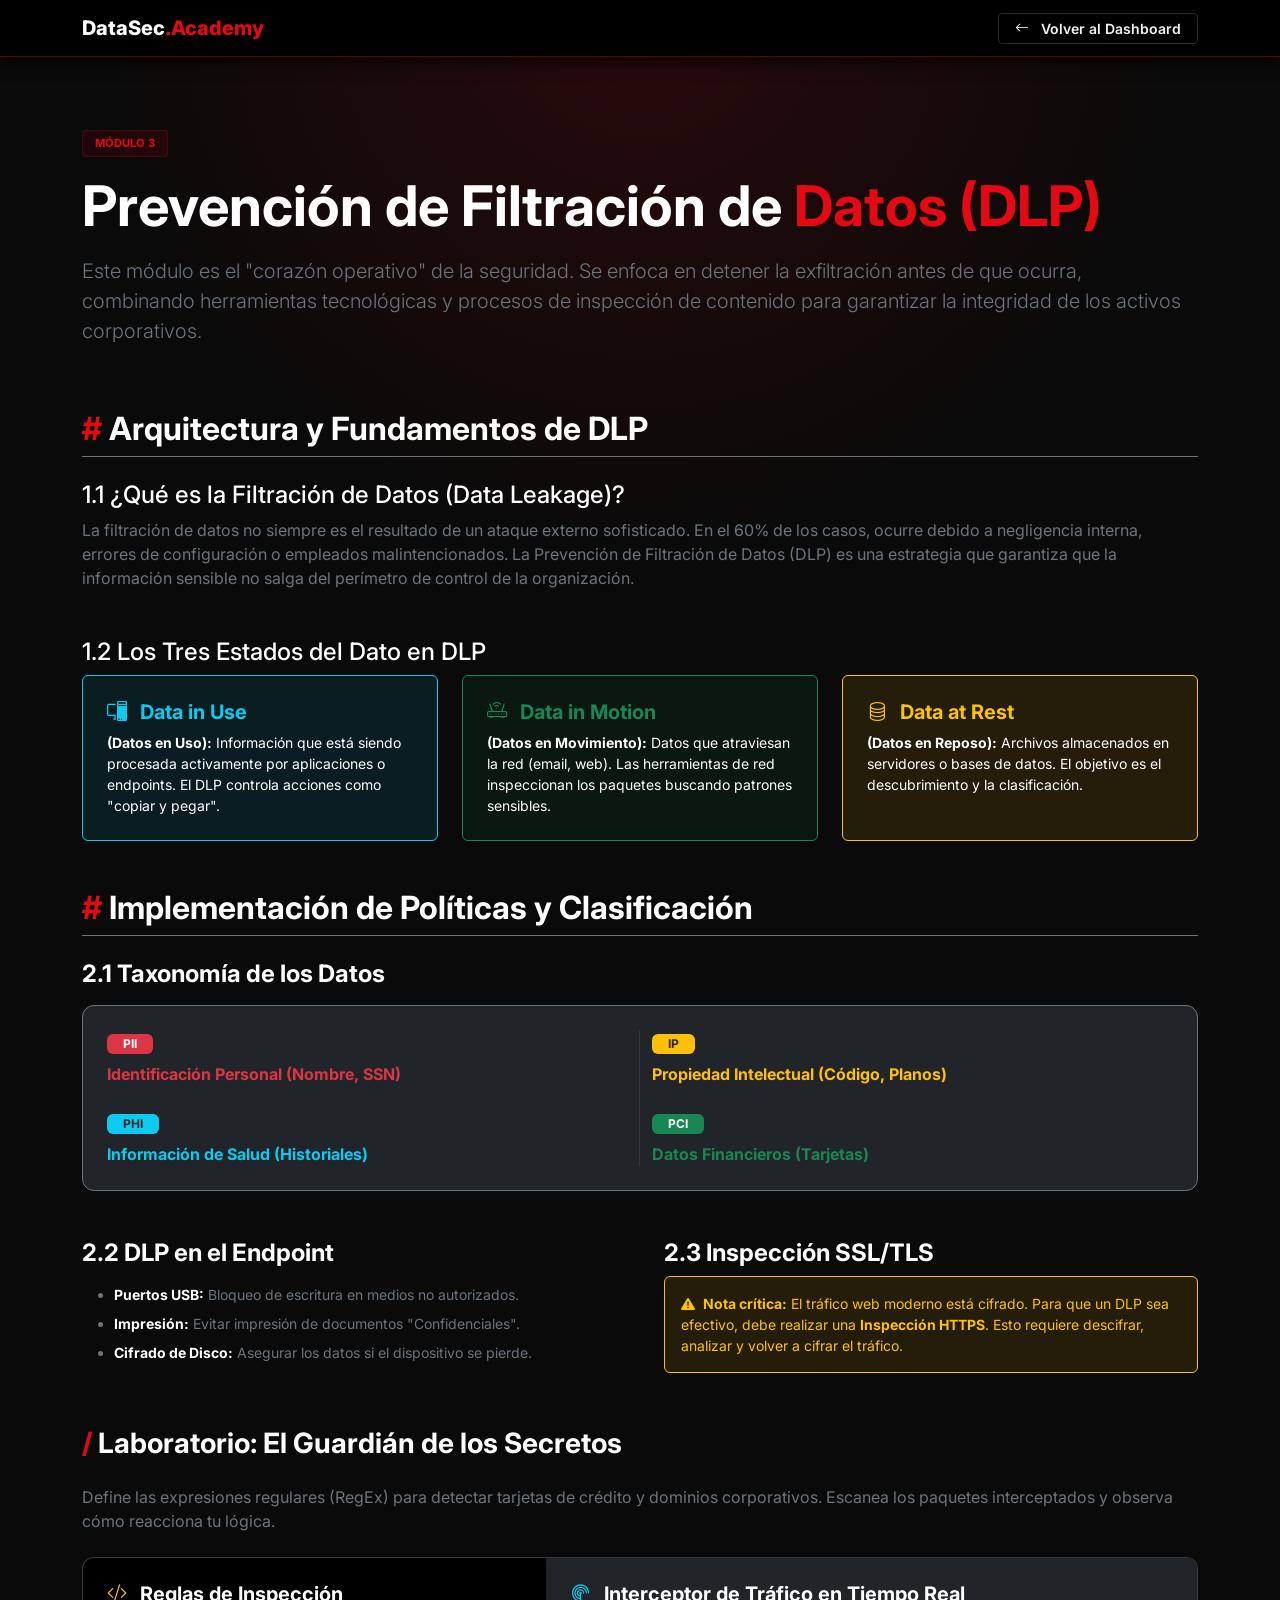
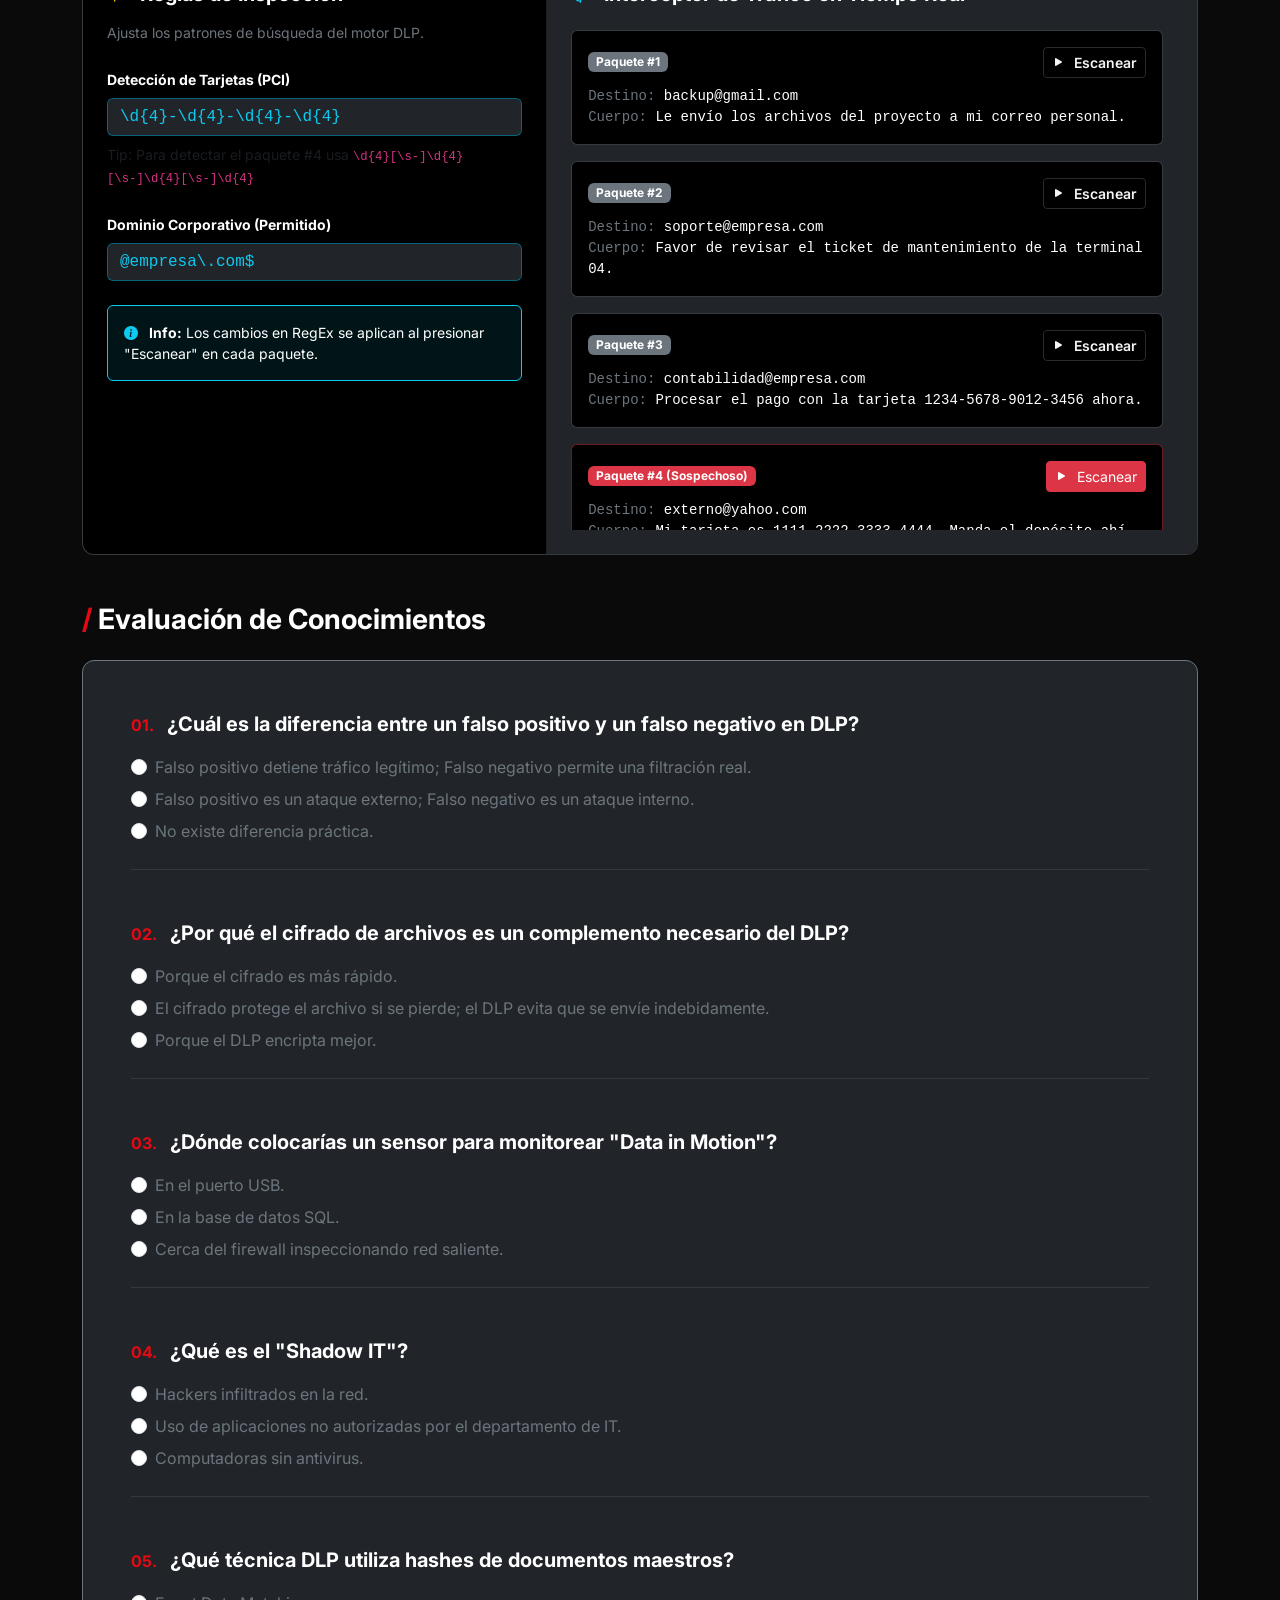
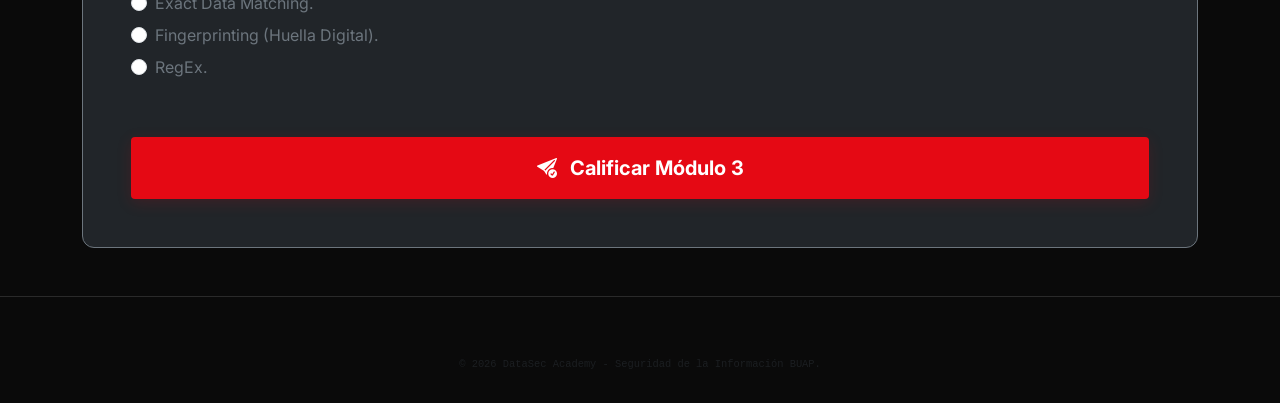
<file: modulo3.html>
<!DOCTYPE html>
<html lang="es">
<head>
    <meta charset="UTF-8">
    <meta name="viewport" content="width=device-width, initial-scale=1.0">
    <meta name="description" content="DataSec Academy - Módulo 3: Prevención de Filtración de Datos (DLP). Arquitectura, Inspección y Políticas.">
    <meta name="theme-color" content="#0a0a0a">
    <meta name="google-adsense-account" content="ca-pub-4661208062394859">
    
    <title>Módulo 3: Prevención de Filtración (DLP) | DataSec Academy</title>
    
    <link rel="icon" type="image/png" href="favicon.png?v=2">
    
    <link rel="preconnect" href="https://cdn.jsdelivr.net">
    <script async src="https://pagead2.googlesyndication.com/pagead/js/adsbygoogle.js?client=ca-pub-4661208062394859" crossorigin="anonymous"></script>
    <link href="https://cdn.jsdelivr.net/npm/bootstrap@5.3.2/dist/css/bootstrap.min.css" rel="stylesheet">
    <link rel="stylesheet" href="https://cdn.jsdelivr.net/npm/bootstrap-icons@1.11.1/font/bootstrap-icons.css">
    
    <link rel="stylesheet" href="css/styles.css">
</head>
<body>

    <nav class="navbar navbar-expand-lg sticky-top">
        <div class="container">
            <a class="navbar-brand" href="index.html">DataSec<span class="brand-accent">.Academy</span></a>
            <div class="d-flex ms-auto">
                <a href="index.html" class="btn btn-outline-cyber btn-sm px-3"><i class="bi bi-arrow-left me-2"></i> Volver al Dashboard</a>
            </div>
        </div>
    </nav>

    <header class="container py-5 mt-4 reveal">
        <div class="module-badge mb-3">MÓDULO 3</div>
        <h1 class="display-4 fw-bold text-white mb-3">Prevención de Filtración de <span class="brand-accent">Datos (DLP)</span></h1>
        <p class="lead text-secondary">
            Este módulo es el "corazón operativo" de la seguridad. Se enfoca en detener la exfiltración antes de que ocurra, combinando herramientas tecnológicas y procesos de inspección de contenido para garantizar la integridad de los activos corporativos.
        </p>
    </header>

    <main class="container mb-5">
        
        <section class="mb-5 reveal">
            <h2 class="fw-bold text-white mb-4 border-bottom border-secondary pb-2"><span class="brand-accent">#</span> Arquitectura y Fundamentos de DLP</h2>
            
            <h4 class="text-white mt-4">1.1 ¿Qué es la Filtración de Datos (Data Leakage)?</h4>
            <p class="text-secondary">
                La filtración de datos no siempre es el resultado de un ataque externo sofisticado. En el 60% de los casos, ocurre debido a negligencia interna, errores de configuración o empleados malintencionados. La Prevención de Filtración de Datos (DLP) es una estrategia que garantiza que la información sensible no salga del perímetro de control de la organización.
            </p>

            <h4 class="text-white mt-5">1.2 Los Tres Estados del Dato en DLP</h4>
            <div class="row g-4 mb-5">
                <div class="col-md-4">
                    <div class="p-4 border border-info rounded h-100 bg-info bg-opacity-10 transition-hover">
                        <h5 class="text-info fw-bold"><i class="bi bi-pc-display me-2"></i> Data in Use</h5>
                        <p class="text-white small mt-2 mb-0"><strong>(Datos en Uso):</strong> Información que está siendo procesada activamente por aplicaciones o endpoints. El DLP controla acciones como "copiar y pegar".</p>
                    </div>
                </div>
                <div class="col-md-4">
                    <div class="p-4 border border-success rounded h-100 bg-success bg-opacity-10 transition-hover">
                        <h5 class="text-success fw-bold"><i class="bi bi-router me-2"></i> Data in Motion</h5>
                        <p class="text-white small mt-2 mb-0"><strong>(Datos en Movimiento):</strong> Datos que atraviesan la red (email, web). Las herramientas de red inspeccionan los paquetes buscando patrones sensibles.</p>
                    </div>
                </div>
                <div class="col-md-4">
                    <div class="p-4 border border-warning rounded h-100 bg-warning bg-opacity-10 transition-hover">
                        <h5 class="text-warning fw-bold"><i class="bi bi-database me-2"></i> Data at Rest</h5>
                        <p class="text-white small mt-2 mb-0"><strong>(Datos en Reposo):</strong> Archivos almacenados en servidores o bases de datos. El objetivo es el descubrimiento y la clasificación.</p>
                    </div>
                </div>
            </div>
        </section>

        <section class="mb-5 reveal">
            <h2 class="fw-bold text-white mb-4 border-bottom border-secondary pb-2"><span class="brand-accent">#</span> Implementación de Políticas y Clasificación</h2>
            
            <h4 class="text-white mt-4 mb-3 fw-bold">2.1 Taxonomía de los Datos</h4>
            <div class="stats-bar bg-dark p-4 border-secondary text-start mb-5">
                <div class="row g-4">
                    <div class="col-md-6 border-end border-secondary border-opacity-25">
                        <div class="mb-4"><span class="badge bg-danger mb-2 py-1 px-3">PII</span> <strong class="text-danger d-block">Identificación Personal (Nombre, SSN)</strong></div>
                        <div><span class="badge bg-info mb-2 py-1 px-3 text-dark">PHI</span> <strong class="text-info d-block">Información de Salud (Historiales)</strong></div>
                    </div>
                    <div class="col-md-6">
                        <div class="mb-4"><span class="badge bg-warning text-dark mb-2 py-1 px-3">IP</span> <strong class="text-warning d-block">Propiedad Intelectual (Código, Planos)</strong></div>
                        <div><span class="badge bg-success mb-2 py-1 px-3">PCI</span> <strong class="text-success d-block">Datos Financieros (Tarjetas)</strong></div>
                    </div>
                </div>
            </div>

            <div class="row g-5">
                <div class="col-lg-6">
                    <h4 class="text-white fw-bold">2.2 DLP en el Endpoint</h4>
                    <ul class="text-secondary small mt-3">
                        <li class="mb-2"><strong class="text-white">Puertos USB:</strong> Bloqueo de escritura en medios no autorizados.</li>
                        <li class="mb-2"><strong class="text-white">Impresión:</strong> Evitar impresión de documentos "Confidenciales".</li>
                        <li><strong class="text-white">Cifrado de Disco:</strong> Asegurar los datos si el dispositivo se pierde.</li>
                    </ul>
                </div>
                <div class="col-lg-6">
                    <h4 class="text-white fw-bold">2.3 Inspección SSL/TLS</h4>
                    <div class="p-3 border border-warning bg-warning bg-opacity-10 text-warning small rounded">
                        <i class="bi bi-exclamation-triangle-fill me-2"></i><strong>Nota crítica:</strong> El tráfico web moderno está cifrado. Para que un DLP sea efectivo, debe realizar una <strong>Inspección HTTPS</strong>. Esto requiere descifrar, analizar y volver a cifrar el tráfico.
                    </div>
                </div>
            </div>
        </section>

        <section class="mb-5 reveal">
            <h3 class="fw-bold text-white mb-4"><span class="brand-accent">/</span> Laboratorio: El Guardián de los Secretos</h3>
            <p class="text-secondary mb-4">Define las expresiones regulares (RegEx) para detectar tarjetas de crédito y dominios corporativos. Escanea los paquetes interceptados y observa cómo reacciona tu lógica.</p>

            <div class="stats-bar p-0 overflow-hidden border border-secondary border-opacity-50 bg-black">
                <div class="row g-0">
                    <div class="col-lg-5 p-4 border-end border-secondary border-opacity-25">
                        <h5 class="text-white mb-3 fw-bold"><i class="bi bi-code-slash text-warning me-2"></i> Reglas de Inspección</h5>
                        <p class="small text-secondary mb-4">Ajusta los patrones de búsqueda del motor DLP.</p>
                        
                        <div class="mb-4">
                            <label class="text-white small fw-bold mb-2">Detección de Tarjetas (PCI)</label>
                            <input type="text" id="regex-cc" class="form-control bg-dark text-info border-info border-opacity-50 font-monospace mb-2" value="\d{4}-\d{4}-\d{4}-\d{4}" autocomplete="off" spellcheck="false" autocorrect="off">
                            <div class="text-muted small">Tip: Para detectar el paquete #4 usa <code>\d{4}[\s-]\d{4}[\s-]\d{4}[\s-]\d{4}</code></div>
                        </div>
                        
                        <div class="mb-4">
                            <label class="text-white small fw-bold mb-2">Dominio Corporativo (Permitido)</label>
                            <input type="text" id="regex-email" class="form-control bg-dark text-info border-info border-opacity-50 font-monospace" value="@empresa\.com$" autocomplete="off" spellcheck="false" autocorrect="off">
                        </div>

                        <div class="alert bg-info bg-opacity-10 border border-info text-white small p-3 mt-4">
                            <strong><i class="bi bi-info-circle-fill text-info me-2"></i> Info:</strong> Los cambios en RegEx se aplican al presionar "Escanear" en cada paquete.
                        </div>
                    </div>

                    <div class="col-lg-7 p-4 bg-dark">
                        <h5 class="text-white mb-4 fw-bold"><i class="bi bi-radar text-info me-2"></i> Interceptor de Tráfico en Tiempo Real</h5>
                        
                        <div class="d-flex flex-column gap-3" id="dlp-packets" style="max-height: 500px; overflow-y: auto; padding-right: 10px;">
                            
                            <div class="bg-black border border-secondary border-opacity-50 rounded p-3">
                                <div class="d-flex justify-content-between align-items-center mb-2">
                                    <span class="badge bg-secondary">Paquete #1</span>
                                    <button class="btn btn-sm btn-outline-cyber btn-scan" data-target="1"><i class="bi bi-play-fill me-1"></i> Escanear</button>
                                </div>
                                <div class="small font-monospace text-secondary">Destino: <span id="dest-1" class="text-white">backup@gmail.com</span></div>
                                <div class="small font-monospace text-secondary">Cuerpo: <span id="body-1" class="text-white">Le envío los archivos del proyecto a mi correo personal.</span></div>
                                <div id="res-1" class="mt-2 fw-bold d-none"></div>
                            </div>

                            <div class="bg-black border border-secondary border-opacity-50 rounded p-3">
                                <div class="d-flex justify-content-between align-items-center mb-2">
                                    <span class="badge bg-secondary">Paquete #2</span>
                                    <button class="btn btn-sm btn-outline-cyber btn-scan" data-target="2"><i class="bi bi-play-fill me-1"></i> Escanear</button>
                                </div>
                                <div class="small font-monospace text-secondary">Destino: <span id="dest-2" class="text-white">soporte@empresa.com</span></div>
                                <div class="small font-monospace text-secondary">Cuerpo: <span id="body-2" class="text-white">Favor de revisar el ticket de mantenimiento de la terminal 04.</span></div>
                                <div id="res-2" class="mt-2 fw-bold d-none"></div>
                            </div>

                            <div class="bg-black border border-secondary border-opacity-50 rounded p-3">
                                <div class="d-flex justify-content-between align-items-center mb-2">
                                    <span class="badge bg-secondary">Paquete #3</span>
                                    <button class="btn btn-sm btn-outline-cyber btn-scan" data-target="3"><i class="bi bi-play-fill me-1"></i> Escanear</button>
                                </div>
                                <div class="small font-monospace text-secondary">Destino: <span id="dest-3" class="text-white">contabilidad@empresa.com</span></div>
                                <div class="small font-monospace text-secondary">Cuerpo: <span id="body-3" class="text-white">Procesar el pago con la tarjeta 1234-5678-9012-3456 ahora.</span></div>
                                <div id="res-3" class="mt-2 fw-bold d-none"></div>
                            </div>

                            <div class="bg-black border border-danger border-opacity-50 rounded p-3">
                                <div class="d-flex justify-content-between align-items-center mb-2">
                                    <span class="badge bg-danger">Paquete #4 (Sospechoso)</span>
                                    <button class="btn btn-sm btn-danger btn-scan" data-target="4"><i class="bi bi-play-fill me-1"></i> Escanear</button>
                                </div>
                                <div class="small font-monospace text-secondary">Destino: <span id="dest-4" class="text-white">externo@yahoo.com</span></div>
                                <div class="small font-monospace text-secondary">Cuerpo: <span id="body-4" class="text-white">Mi tarjeta es 1111 2222 3333 4444. Manda el depósito ahí.</span></div>
                                <div id="res-4" class="mt-2 fw-bold d-none"></div>
                            </div>

                            <div class="bg-black border border-secondary border-opacity-50 rounded p-3">
                                <div class="d-flex justify-content-between align-items-center mb-2">
                                    <span class="badge bg-secondary">Paquete #5</span>
                                    <button class="btn btn-sm btn-outline-cyber btn-scan" data-target="5"><i class="bi bi-play-fill me-1"></i> Escanear</button>
                                </div>
                                <div class="small font-monospace text-secondary">Destino: <span id="dest-5" class="text-white">prensa@empresa.com</span></div>
                                <div class="small font-monospace text-secondary">Cuerpo: <span id="body-5" class="text-white">Publicar el aviso de privacidad actualizado en el sitio oficial.</span></div>
                                <div id="res-5" class="mt-2 fw-bold d-none"></div>
                            </div>

                        </div>
                    </div>
                </div>
            </div>
        </section>

        <section class="mb-5 reveal">
            <h3 class="fw-bold text-white mb-4"><span class="brand-accent">/</span> Evaluación de Conocimientos</h3>
            
            <div class="stats-bar p-4 p-md-5 bg-dark border-secondary">
                <form id="quiz-form-m3">
                    
                    <div class="mb-5 border-bottom border-secondary border-opacity-25 pb-4">
                        <label class="text-white mb-3 fw-bold fs-5"><span class="brand-accent fs-6 me-2">01.</span> ¿Cuál es la diferencia entre un falso positivo y un falso negativo en DLP?</label>
                        <div class="form-check mb-2">
                            <input class="form-check-input" type="radio" name="m3q1" value="a" id="m3q1a" required>
                            <label class="form-check-label text-secondary" for="m3q1a">Falso positivo detiene tráfico legítimo; Falso negativo permite una filtración real.</label>
                        </div>
                        <div class="form-check mb-2">
                            <input class="form-check-input" type="radio" name="m3q1" value="b" id="m3q1b">
                            <label class="form-check-label text-secondary" for="m3q1b">Falso positivo es un ataque externo; Falso negativo es un ataque interno.</label>
                        </div>
                        <div class="form-check">
                            <input class="form-check-input" type="radio" name="m3q1" value="c" id="m3q1c">
                            <label class="form-check-label text-secondary" for="m3q1c">No existe diferencia práctica.</label>
                        </div>
                    </div>

                    <div class="mb-5 border-bottom border-secondary border-opacity-25 pb-4">
                        <label class="text-white mb-3 fw-bold fs-5"><span class="brand-accent fs-6 me-2">02.</span> ¿Por qué el cifrado de archivos es un complemento necesario del DLP?</label>
                        <div class="form-check mb-2">
                            <input class="form-check-input" type="radio" name="m3q2" value="a" id="m3q2a" required>
                            <label class="form-check-label text-secondary" for="m3q2a">Porque el cifrado es más rápido.</label>
                        </div>
                        <div class="form-check mb-2">
                            <input class="form-check-input" type="radio" name="m3q2" value="b" id="m3q2b">
                            <label class="form-check-label text-secondary" for="m3q2b">El cifrado protege el archivo si se pierde; el DLP evita que se envíe indebidamente.</label>
                        </div>
                        <div class="form-check">
                            <input class="form-check-input" type="radio" name="m3q2" value="c" id="m3q2c">
                            <label class="form-check-label text-secondary" for="m3q2c">Porque el DLP encripta mejor.</label>
                        </div>
                    </div>

                    <div class="mb-5 border-bottom border-secondary border-opacity-25 pb-4">
                        <label class="text-white mb-3 fw-bold fs-5"><span class="brand-accent fs-6 me-2">03.</span> ¿Dónde colocarías un sensor para monitorear "Data in Motion"?</label>
                        <div class="form-check mb-2">
                            <input class="form-check-input" type="radio" name="m3q3" value="a" id="m3q3a" required>
                            <label class="form-check-label text-secondary" for="m3q3a">En el puerto USB.</label>
                        </div>
                        <div class="form-check mb-2">
                            <input class="form-check-input" type="radio" name="m3q3" value="b" id="m3q3b">
                            <label class="form-check-label text-secondary" for="m3q3b">En la base de datos SQL.</label>
                        </div>
                        <div class="form-check">
                            <input class="form-check-input" type="radio" name="m3q3" value="c" id="m3q3c">
                            <label class="form-check-label text-secondary" for="m3q3c">Cerca del firewall inspeccionando red saliente.</label>
                        </div>
                    </div>

                    <div class="mb-5 border-bottom border-secondary border-opacity-25 pb-4">
                        <label class="text-white mb-3 fw-bold fs-5"><span class="brand-accent fs-6 me-2">04.</span> ¿Qué es el "Shadow IT"?</label>
                        <div class="form-check mb-2">
                            <input class="form-check-input" type="radio" name="m3q4" value="a" id="m3q4a" required>
                            <label class="form-check-label text-secondary" for="m3q4a">Hackers infiltrados en la red.</label>
                        </div>
                        <div class="form-check mb-2">
                            <input class="form-check-input" type="radio" name="m3q4" value="b" id="m3q4b">
                            <label class="form-check-label text-secondary" for="m3q4b">Uso de aplicaciones no autorizadas por el departamento de IT.</label>
                        </div>
                        <div class="form-check">
                            <input class="form-check-input" type="radio" name="m3q4" value="c" id="m3q4c">
                            <label class="form-check-label text-secondary" for="m3q4c">Computadoras sin antivirus.</label>
                        </div>
                    </div>

                    <div class="mb-5 pb-2">
                        <label class="text-white mb-3 fw-bold fs-5"><span class="brand-accent fs-6 me-2">05.</span> ¿Qué técnica DLP utiliza hashes de documentos maestros?</label>
                        <div class="form-check mb-2">
                            <input class="form-check-input" type="radio" name="m3q5" value="a" id="m3q5a" required>
                            <label class="form-check-label text-secondary" for="m3q5a">Exact Data Matching.</label>
                        </div>
                        <div class="form-check mb-2">
                            <input class="form-check-input" type="radio" name="m3q5" value="b" id="m3q5b">
                            <label class="form-check-label text-secondary" for="m3q5b">Fingerprinting (Huella Digital).</label>
                        </div>
                        <div class="form-check">
                            <input class="form-check-input" type="radio" name="m3q5" value="c" id="m3q5c">
                            <label class="form-check-label text-secondary" for="m3q5c">RegEx.</label>
                        </div>
                    </div>

                    <div class="text-center mt-2">
                        <button type="submit" class="btn btn-cyber px-5 py-3 fs-5 w-100 w-md-auto"><i class="bi bi-send-check-fill me-2"></i> Calificar Módulo 3</button>
                    </div>
                </form>
                
                <div id="quiz-result-m3" class="d-none mt-4"></div>
            </div>
        </section>

    </main>

    <footer class="footer-site mt-auto">
        <div class="container text-center">
            <p class="text-muted tiny font-monospace mb-0">&copy; 2026 DataSec Academy - Seguridad de la Información BUAP.</p>
        </div>
    </footer>

    <script src="https://cdn.jsdelivr.net/npm/bootstrap@5.3.2/dist/js/bootstrap.bundle.min.js"></script>
    <script src="js/main.js"></script>
</body>
</html>
</file>
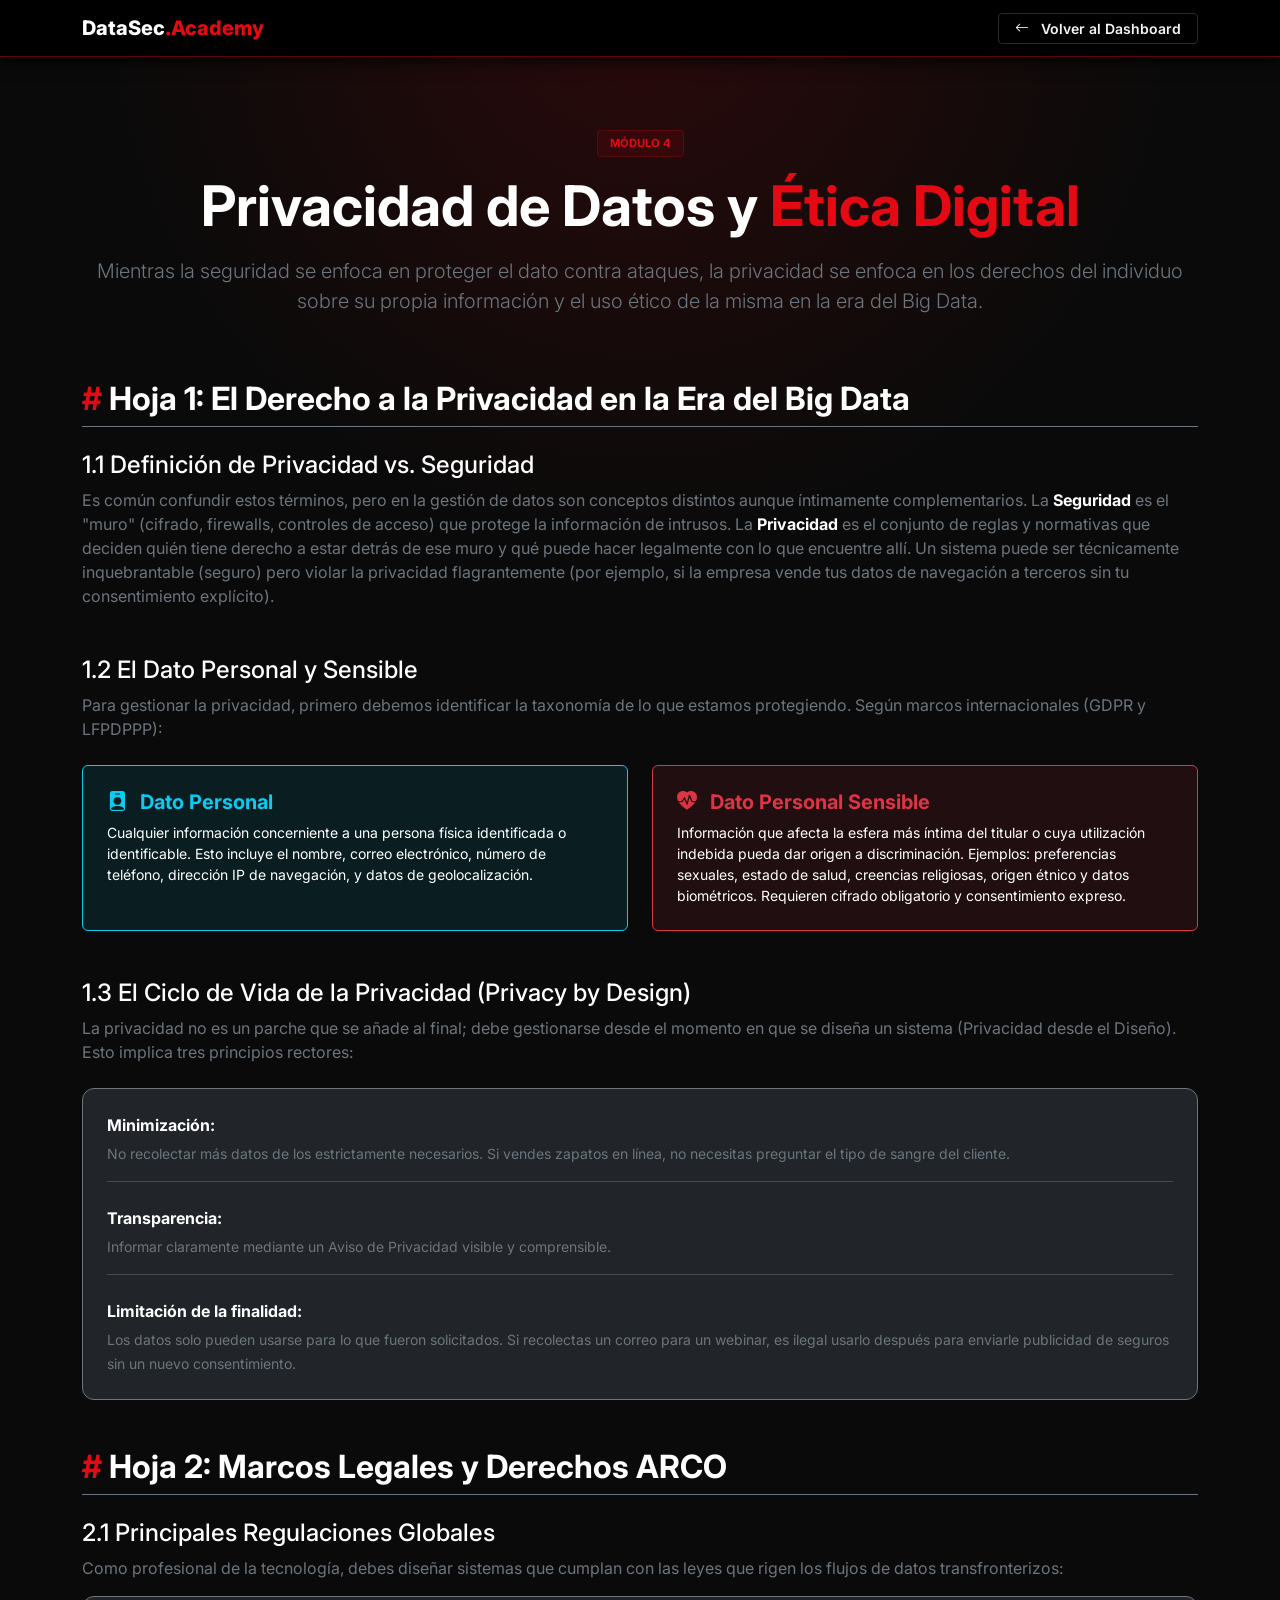
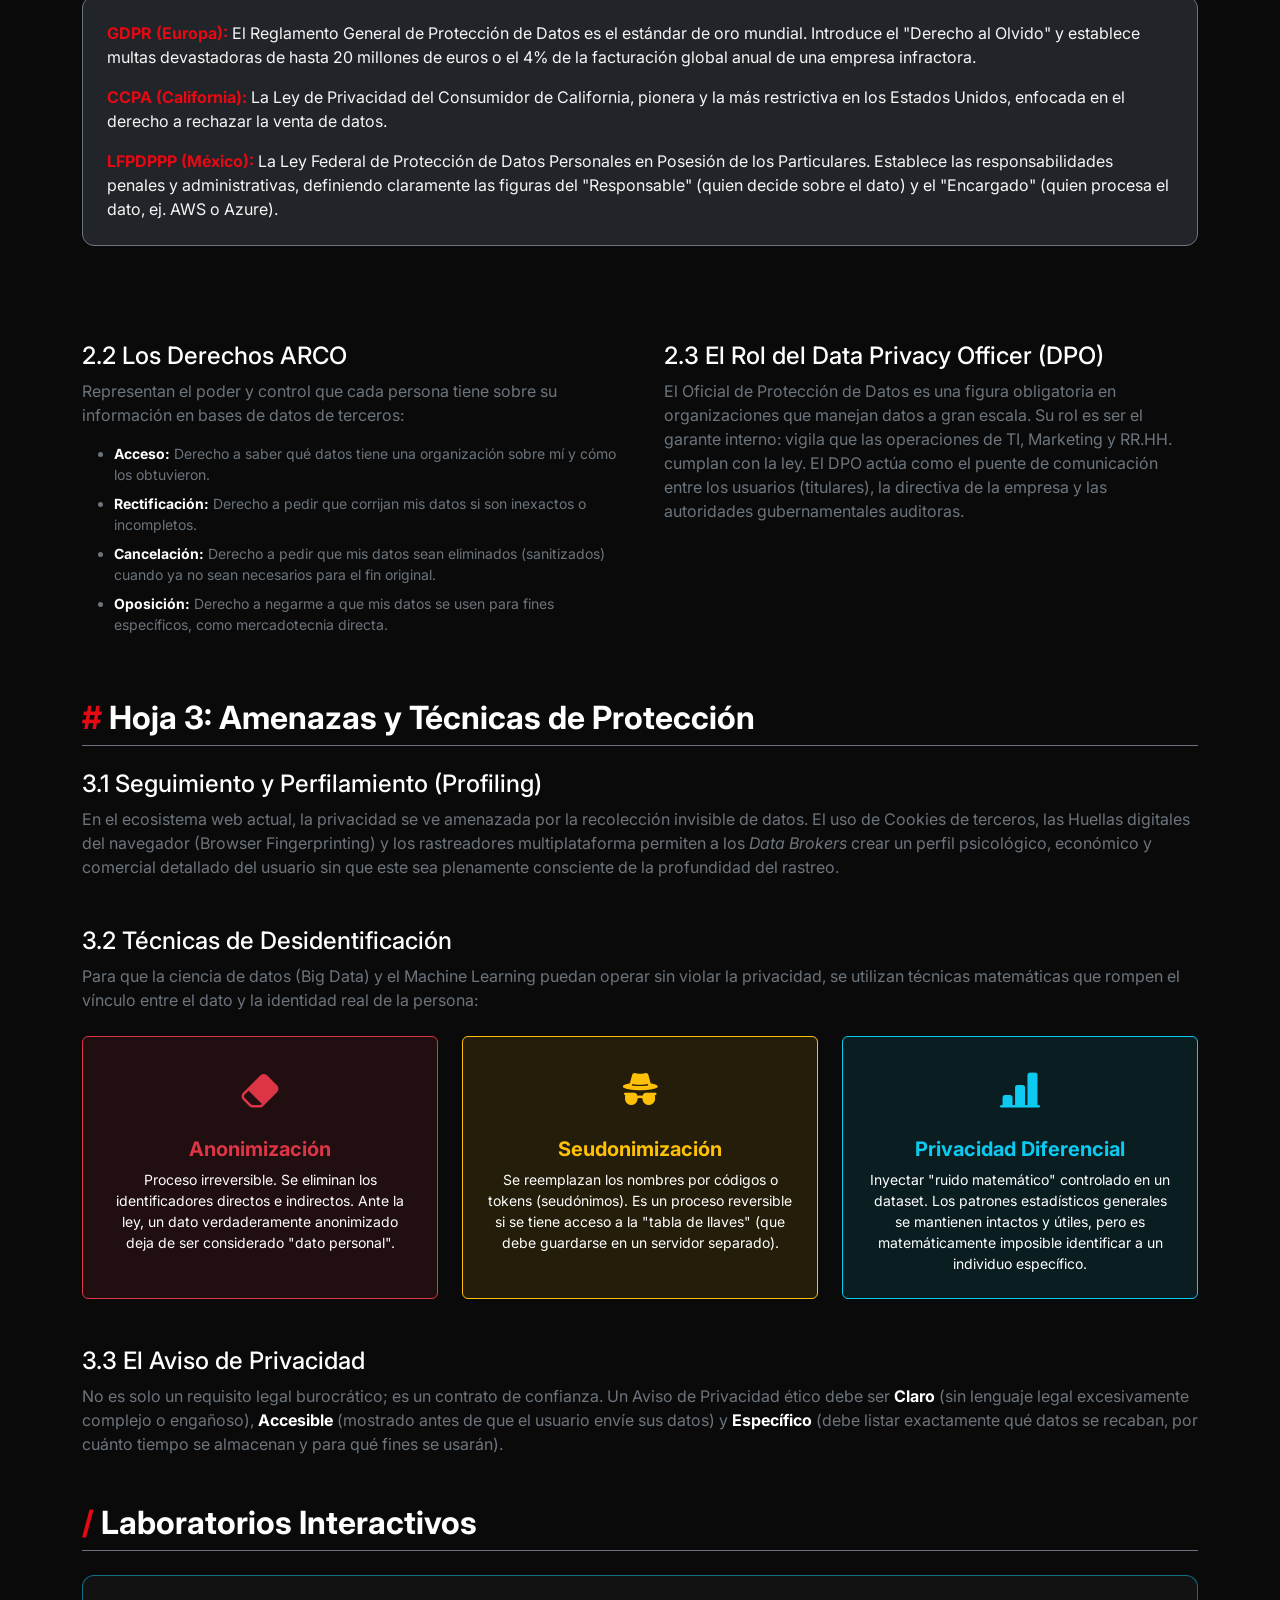
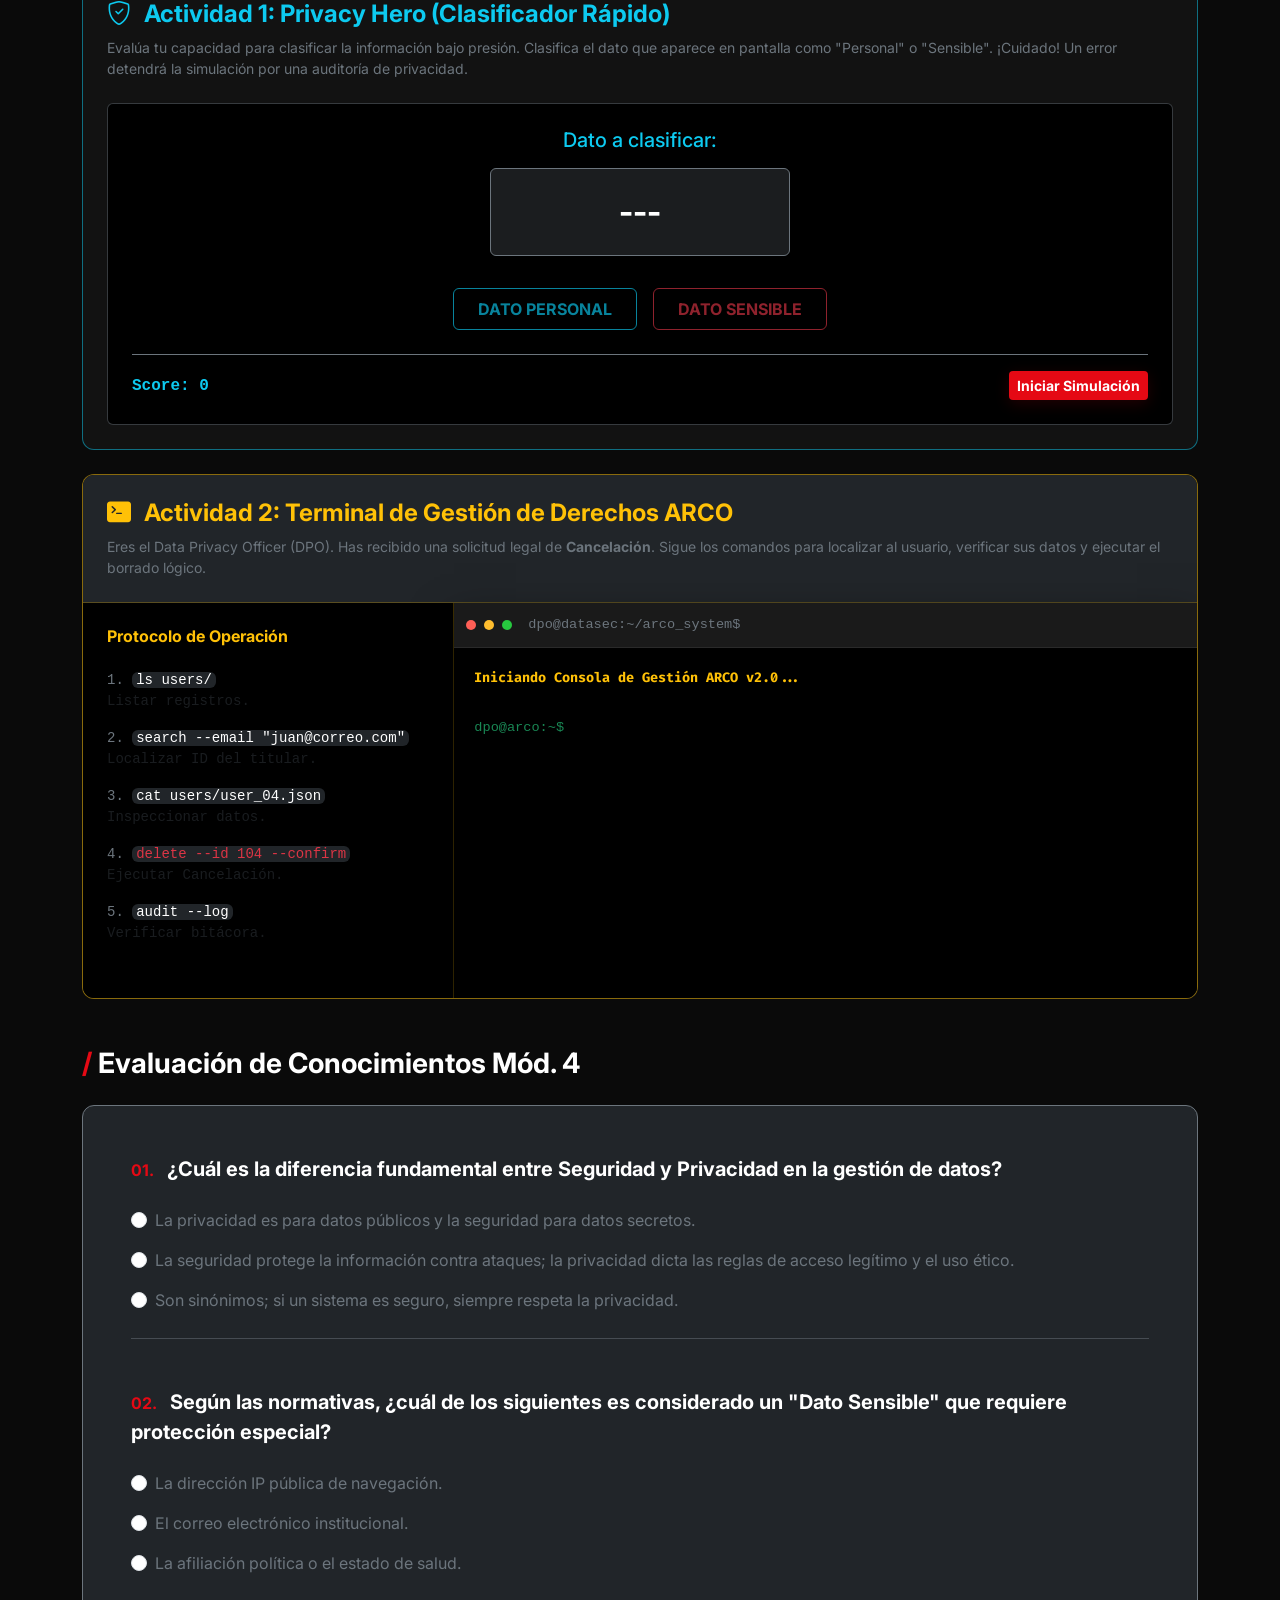
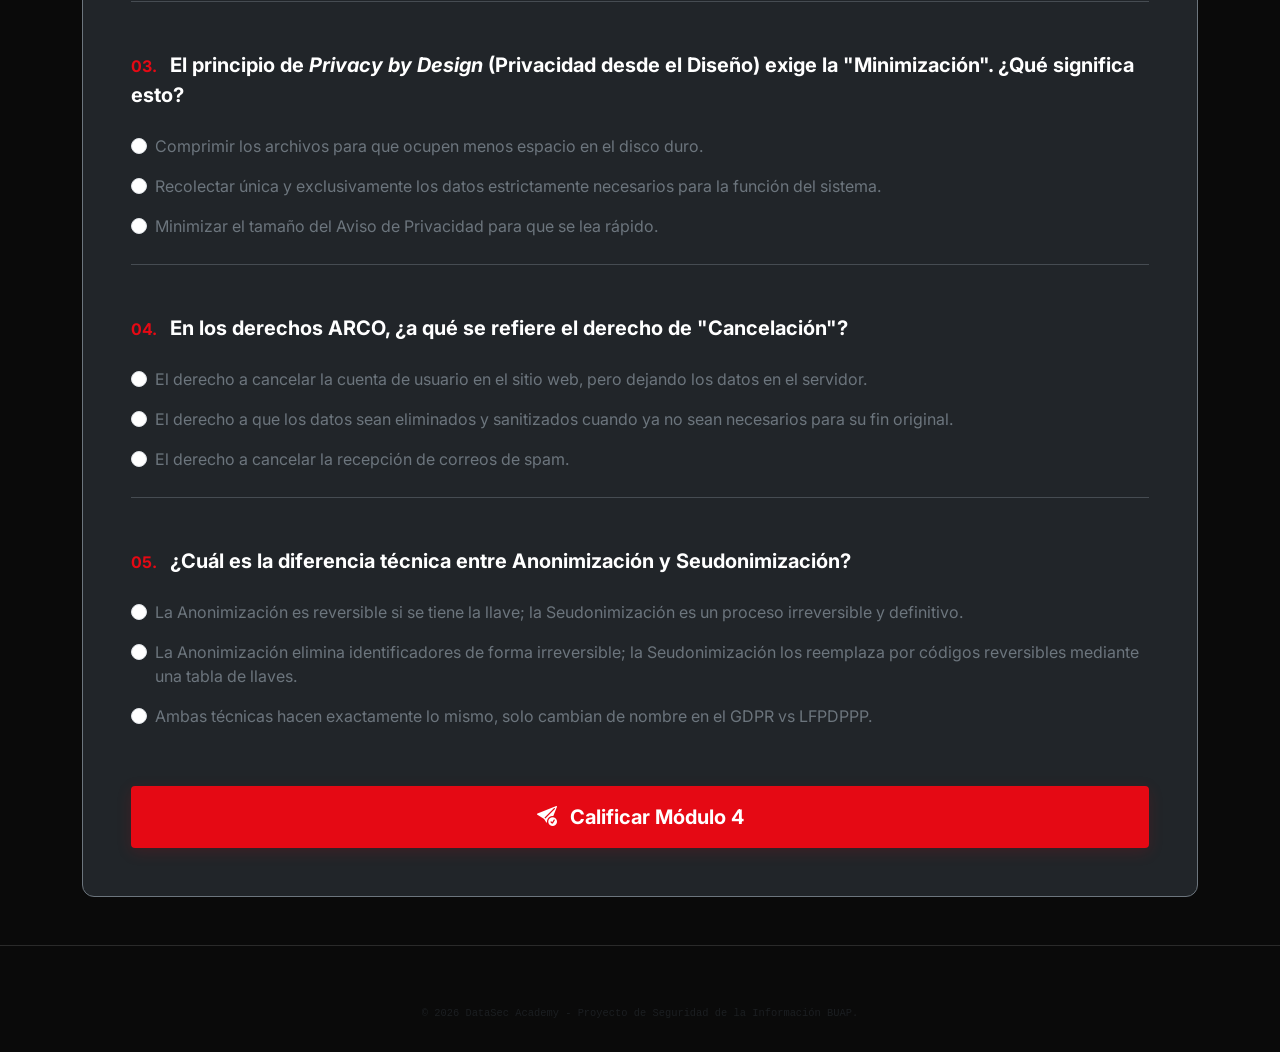
<file: modulo4.html>
<!DOCTYPE html>
<html lang="es">
<head>
    <meta charset="UTF-8">
    <meta name="viewport" content="width=device-width, initial-scale=1.0">
    <meta name="description" content="DataSec Academy - Módulo 4: Privacidad de Datos y Ética Digital. Normativas, Derechos ARCO y Desidentificación.">
    <meta name="theme-color" content="#0a0a0a">
    <meta name="google-adsense-account" content="ca-pub-4661208062394859">
    
    <title>Módulo 4: Privacidad de Datos | DataSec Academy</title>
    
    <link rel="icon" type="image/png" href="favicon.png?v=2">

    <link rel="preconnect" href="https://cdn.jsdelivr.net">
    <script async src="https://pagead2.googlesyndication.com/pagead/js/adsbygoogle.js?client=ca-pub-4661208062394859" crossorigin="anonymous"></script>
    <link href="https://cdn.jsdelivr.net/npm/bootstrap@5.3.2/dist/css/bootstrap.min.css" rel="stylesheet">
    <link rel="stylesheet" href="https://cdn.jsdelivr.net/npm/bootstrap-icons@1.11.1/font/bootstrap-icons.css">
    
    <link rel="stylesheet" href="css/styles.css">
</head>
<body>

    <nav class="navbar navbar-expand-lg sticky-top">
        <div class="container">
            <a class="navbar-brand" href="index.html">DataSec<span class="brand-accent">.Academy</span></a>
            <div class="d-flex ms-auto">
                <a href="index.html" class="btn btn-outline-cyber btn-sm px-3"><i class="bi bi-arrow-left me-2"></i> Volver al Dashboard</a>
            </div>
        </div>
    </nav>

    <header class="container py-5 mt-4 reveal text-center">
        <div class="module-badge mb-3 mx-auto">MÓDULO 4</div>
        <h1 class="display-4 fw-bold text-white mb-3">Privacidad de Datos y <span class="brand-accent">Ética Digital</span></h1>
        <p class="lead text-secondary mx-auto">
            Mientras la seguridad se enfoca en proteger el dato contra ataques, la privacidad se enfoca en los derechos del individuo sobre su propia información y el uso ético de la misma en la era del Big Data.
        </p>
    </header>

    <main class="container mb-5">
        
        <section class="mb-5 reveal">
            <h2 class="fw-bold text-white mb-4 border-bottom border-secondary pb-2"><span class="brand-accent">#</span> Hoja 1: El Derecho a la Privacidad en la Era del Big Data</h2>
            
            <h4 class="text-white mt-4">1.1 Definición de Privacidad vs. Seguridad</h4>
            <p class="text-secondary">
                Es común confundir estos términos, pero en la gestión de datos son conceptos distintos aunque íntimamente complementarios. La <strong class="text-white">Seguridad</strong> es el "muro" (cifrado, firewalls, controles de acceso) que protege la información de intrusos. La <strong class="text-white">Privacidad</strong> es el conjunto de reglas y normativas que deciden quién tiene derecho a estar detrás de ese muro y qué puede hacer legalmente con lo que encuentre allí. Un sistema puede ser técnicamente inquebrantable (seguro) pero violar la privacidad flagrantemente (por ejemplo, si la empresa vende tus datos de navegación a terceros sin tu consentimiento explícito).
            </p>

            <h4 class="text-white mt-5">1.2 El Dato Personal y Sensible</h4>
            <p class="text-secondary mb-4">Para gestionar la privacidad, primero debemos identificar la taxonomía de lo que estamos protegiendo. Según marcos internacionales (GDPR y LFPDPPP):</p>
            
            <div class="row g-4 mb-5">
                <div class="col-md-6">
                    <div class="p-4 border border-info rounded h-100 bg-info bg-opacity-10 transition-hover">
                        <h5 class="text-info fw-bold"><i class="bi bi-person-badge-fill me-2"></i> Dato Personal</h5>
                        <p class="text-white small mt-2 mb-0">Cualquier información concerniente a una persona física identificada o identificable. Esto incluye el nombre, correo electrónico, número de teléfono, dirección IP de navegación, y datos de geolocalización.</p>
                    </div>
                </div>
                <div class="col-md-6">
                    <div class="p-4 border border-danger rounded h-100 bg-danger bg-opacity-10 transition-hover">
                        <h5 class="text-danger fw-bold"><i class="bi bi-heart-pulse-fill me-2"></i> Dato Personal Sensible</h5>
                        <p class="text-white small mt-2 mb-0">Información que afecta la esfera más íntima del titular o cuya utilización indebida pueda dar origen a discriminación. Ejemplos: preferencias sexuales, estado de salud, creencias religiosas, origen étnico y datos biométricos. Requieren cifrado obligatorio y consentimiento expreso.</p>
                    </div>
                </div>
            </div>

            <h4 class="text-white mt-4">1.3 El Ciclo de Vida de la Privacidad (Privacy by Design)</h4>
            <p class="text-secondary mb-4">La privacidad no es un parche que se añade al final; debe gestionarse desde el momento en que se diseña un sistema (Privacidad desde el Diseño). Esto implica tres principios rectores:</p>
            
            <div class="stats-bar p-4 mb-4 text-start bg-dark border-secondary">
                <div class="mb-4 pb-3 border-bottom border-secondary border-opacity-50">
                    <strong class="text-white d-block mb-1">Minimización:</strong> 
                    <span class="text-secondary small">No recolectar más datos de los estrictamente necesarios. Si vendes zapatos en línea, no necesitas preguntar el tipo de sangre del cliente.</span>
                </div>
                <div class="mb-4 pb-3 border-bottom border-secondary border-opacity-50">
                    <strong class="text-white d-block mb-1">Transparencia:</strong> 
                    <span class="text-secondary small">Informar claramente mediante un Aviso de Privacidad visible y comprensible.</span>
                </div>
                <div>
                    <strong class="text-white d-block mb-1">Limitación de la finalidad:</strong> 
                    <span class="text-secondary small">Los datos solo pueden usarse para lo que fueron solicitados. Si recolectas un correo para un webinar, es ilegal usarlo después para enviarle publicidad de seguros sin un nuevo consentimiento.</span>
                </div>
            </div>
        </section>

        <section class="mb-5 reveal">
            <h2 class="fw-bold text-white mb-4 border-bottom border-secondary pb-2"><span class="brand-accent">#</span> Hoja 2: Marcos Legales y Derechos ARCO</h2>
            
            <h4 class="text-white mt-4">2.1 Principales Regulaciones Globales</h4>
            <p class="text-secondary">Como profesional de la tecnología, debes diseñar sistemas que cumplan con las leyes que rigen los flujos de datos transfronterizos:</p>
            
            <div class="stats-bar p-4 border-secondary bg-dark mb-5">
                <p class="mb-3"><strong class="brand-accent">GDPR (Europa):</strong> El Reglamento General de Protección de Datos es el estándar de oro mundial. Introduce el "Derecho al Olvido" y establece multas devastadoras de hasta 20 millones de euros o el 4% de la facturación global anual de una empresa infractora.</p>
                <p class="mb-3"><strong class="brand-accent">CCPA (California):</strong> La Ley de Privacidad del Consumidor de California, pionera y la más restrictiva en los Estados Unidos, enfocada en el derecho a rechazar la venta de datos.</p>
                <p class="mb-0"><strong class="brand-accent">LFPDPPP (México):</strong> La Ley Federal de Protección de Datos Personales en Posesión de los Particulares. Establece las responsabilidades penales y administrativas, definiendo claramente las figuras del "Responsable" (quien decide sobre el dato) y el "Encargado" (quien procesa el dato, ej. AWS o Azure).</p>
            </div>

            <div class="row g-5 mt-2">
                <div class="col-lg-6">
                    <h4 class="text-white">2.2 Los Derechos ARCO</h4>
                    <p class="text-secondary">Representan el poder y control que cada persona tiene sobre su información en bases de datos de terceros:</p>
                    <ul class="text-secondary small mt-3">
                        <li class="mb-2"><strong class="text-white">Acceso:</strong> Derecho a saber qué datos tiene una organización sobre mí y cómo los obtuvieron.</li>
                        <li class="mb-2"><strong class="text-white">Rectificación:</strong> Derecho a pedir que corrijan mis datos si son inexactos o incompletos.</li>
                        <li class="mb-2"><strong class="text-white">Cancelación:</strong> Derecho a pedir que mis datos sean eliminados (sanitizados) cuando ya no sean necesarios para el fin original.</li>
                        <li><strong class="text-white">Oposición:</strong> Derecho a negarme a que mis datos se usen para fines específicos, como mercadotecnia directa.</li>
                    </ul>
                </div>
                <div class="col-lg-6">
                    <h4 class="text-white">2.3 El Rol del Data Privacy Officer (DPO)</h4>
                    <p class="text-secondary">El Oficial de Protección de Datos es una figura obligatoria en organizaciones que manejan datos a gran escala. Su rol es ser el garante interno: vigila que las operaciones de TI, Marketing y RR.HH. cumplan con la ley. El DPO actúa como el puente de comunicación entre los usuarios (titulares), la directiva de la empresa y las autoridades gubernamentales auditoras.</p>
                </div>
            </div>
        </section>

        <section class="mb-5 reveal">
            <h2 class="fw-bold text-white mb-4 border-bottom border-secondary pb-2"><span class="brand-accent">#</span> Hoja 3: Amenazas y Técnicas de Protección</h2>
            
            <h4 class="text-white mt-4">3.1 Seguimiento y Perfilamiento (Profiling)</h4>
            <p class="text-secondary mb-5">En el ecosistema web actual, la privacidad se ve amenazada por la recolección invisible de datos. El uso de Cookies de terceros, las Huellas digitales del navegador (Browser Fingerprinting) y los rastreadores multiplataforma permiten a los <em>Data Brokers</em> crear un perfil psicológico, económico y comercial detallado del usuario sin que este sea plenamente consciente de la profundidad del rastreo.</p>

            <h4 class="text-white mt-4">3.2 Técnicas de Desidentificación</h4>
            <p class="text-secondary mb-4">Para que la ciencia de datos (Big Data) y el Machine Learning puedan operar sin violar la privacidad, se utilizan técnicas matemáticas que rompen el vínculo entre el dato y la identidad real de la persona:</p>
            
            <div class="row g-4 text-center mb-5">
                <div class="col-md-4">
                    <div class="p-4 border border-danger rounded h-100 bg-danger bg-opacity-10 transition-hover">
                        <i class="bi bi-eraser-fill fs-1 text-danger mb-3 d-block"></i>
                        <h5 class="text-danger fw-bold">Anonimización</h5>
                        <p class="text-white small mt-2 mb-0">Proceso irreversible. Se eliminan los identificadores directos e indirectos. Ante la ley, un dato verdaderamente anonimizado deja de ser considerado "dato personal".</p>
                    </div>
                </div>
                <div class="col-md-4">
                    <div class="p-4 border border-warning rounded h-100 bg-warning bg-opacity-10 transition-hover">
                        <i class="bi bi-incognito fs-1 text-warning mb-3 d-block"></i>
                        <h5 class="text-warning fw-bold">Seudonimización</h5>
                        <p class="text-white small mt-2 mb-0">Se reemplazan los nombres por códigos o tokens (seudónimos). Es un proceso reversible si se tiene acceso a la "tabla de llaves" (que debe guardarse en un servidor separado).</p>
                    </div>
                </div>
                <div class="col-md-4">
                    <div class="p-4 border border-info rounded h-100 bg-info bg-opacity-10 transition-hover">
                        <i class="bi bi-bar-chart-line-fill fs-1 text-info mb-3 d-block"></i>
                        <h5 class="text-info fw-bold">Privacidad Diferencial</h5>
                        <p class="text-white small mt-2 mb-0">Inyectar "ruido matemático" controlado en un dataset. Los patrones estadísticos generales se mantienen intactos y útiles, pero es matemáticamente imposible identificar a un individuo específico.</p>
                    </div>
                </div>
            </div>

            <h4 class="text-white mt-4">3.3 El Aviso de Privacidad</h4>
            <p class="text-secondary">No es solo un requisito legal burocrático; es un contrato de confianza. Un Aviso de Privacidad ético debe ser <strong class="text-white">Claro</strong> (sin lenguaje legal excesivamente complejo o engañoso), <strong class="text-white">Accesible</strong> (mostrado antes de que el usuario envíe sus datos) y <strong class="text-white">Específico</strong> (debe listar exactamente qué datos se recaban, por cuánto tiempo se almacenan y para qué fines se usarán).</p>
        </section>

        <section class="mb-5 reveal">
            <h2 class="fw-bold text-white mb-4 border-bottom border-secondary pb-2"><span class="brand-accent">/</span> Laboratorios Interactivos</h2>
            
            <div class="stats-bar p-4 mb-4 border-info border-opacity-50">
                <h4 class="text-info fw-bold"><i class="bi bi-shield-check me-2"></i> Actividad 1: Privacy Hero (Clasificador Rápido)</h4>
                <p class="text-secondary small mb-4">Evalúa tu capacidad para clasificar la información bajo presión. Clasifica el dato que aparece en pantalla como "Personal" o "Sensible". ¡Cuidado! Un error detendrá la simulación por una auditoría de privacidad.</p>
                
                <div class="text-center bg-black p-4 rounded border border-secondary border-opacity-50" id="ph-game-area">
                    <h5 class="text-info mb-3">Dato a clasificar:</h5>
                    <h2 class="text-white fw-bold py-4 px-4 bg-secondary bg-opacity-25 rounded d-inline-block border border-secondary" id="ph-word" style="min-width: 300px;">---</h2>
                    
                    <div class="mt-4 d-flex justify-content-center gap-3">
                        <button class="btn btn-outline-info px-4 py-2 fw-bold" id="btn-personal" disabled>DATO PERSONAL</button>
                        <button class="btn btn-outline-danger px-4 py-2 fw-bold" id="btn-sensible" disabled>DATO SENSIBLE</button>
                    </div>
                    
                    <div class="d-flex justify-content-between align-items-center mt-4 border-top border-secondary pt-3">
                        <span id="ph-score" class="fw-bold font-monospace text-info">Score: 0</span>
                        <button class="btn btn-sm btn-cyber fw-bold" id="btn-start-ph">Iniciar Simulación</button>
                    </div>
                </div>
                <div id="ph-feedback" class="mt-3 p-3 text-center d-none rounded fw-bold small border"></div>
            </div>

            <div class="stats-bar p-0 mb-4 overflow-hidden border-warning border-opacity-50">
                <div class="p-4 bg-dark border-bottom border-warning border-opacity-25">
                    <h4 class="text-warning fw-bold mb-2"><i class="bi bi-terminal-fill me-2"></i> Actividad 2: Terminal de Gestión de Derechos ARCO</h4>
                    <p class="text-secondary small mb-0">Eres el Data Privacy Officer (DPO). Has recibido una solicitud legal de <strong>Cancelación</strong>. Sigue los comandos para localizar al usuario, verificar sus datos y ejecutar el borrado lógico.</p>
                </div>
                
                <div class="row g-0">
                    <div class="col-md-4 p-4 border-end border-warning border-opacity-25 bg-black">
                        <h6 class="text-warning fw-bold mb-4">Protocolo de Operación</h6>
                        <ul class="text-secondary small list-unstyled font-monospace">
                            <li class="mb-3">1. <span class="text-white bg-dark px-1 rounded">ls users/</span><br><span class="text-muted">Listar registros.</span></li>
                            <li class="mb-3">2. <span class="text-white bg-dark px-1 rounded">search --email "juan@correo.com"</span><br><span class="text-muted">Localizar ID del titular.</span></li>
                            <li class="mb-3">3. <span class="text-white bg-dark px-1 rounded">cat users/user_04.json</span><br><span class="text-muted">Inspeccionar datos.</span></li>
                            <li class="mb-3">4. <span class="text-danger bg-dark px-1 rounded">delete --id 104 --confirm</span><br><span class="text-muted">Ejecutar Cancelación.</span></li>
                            <li class="mb-0">5. <span class="text-white bg-dark px-1 rounded">audit --log</span><br><span class="text-muted">Verificar bitácora.</span></li>
                        </ul>
                    </div>
                    <div class="col-md-8 p-0 bg-dark">
                        <div class="terminal-window h-100 rounded-0 border-0">
                            <div class="terminal-header d-flex align-items-center">
                                <div class="d-flex gap-2">
                                    <span class="dot dot-red"></span>
                                    <span class="dot dot-yellow"></span>
                                    <span class="dot dot-green"></span>
                                </div>
                                <span class="text-secondary font-monospace ms-3" style="font-size: 0.85rem;">dpo@datasec:~/arco_system$</span>
                            </div>
                            <div class="terminal-body" id="terminal-arco" style="min-height: 350px; max-height: 350px; overflow-y: auto;">
                                <div class="text-warning fw-bold">Iniciando Consola de Gestión ARCO v2.0...</div>
                                <br>
                                <div class="terminal-input-row d-flex align-items-center mt-2">
                                    <span class="text-success font-monospace me-2">dpo@arco:~$</span>
                                    <input type="text" class="terminal-input flex-grow-1 font-monospace" id="cmd-arco" autocomplete="off" spellcheck="false" autocorrect="off">
                                </div>
                            </div>
                        </div>
                    </div>
                </div>
            </div>
        </section>

        <section class="mb-5 reveal">
            <h3 class="fw-bold text-white mb-4"><span class="brand-accent">/</span> Evaluación de Conocimientos Mód. 4</h3>
            
            <div class="stats-bar p-4 p-md-5 bg-dark border-secondary">
                <form id="quiz-form-m4">
                    
                    <div class="mb-5 border-bottom border-secondary border-opacity-50 pb-4">
                        <label class="text-white mb-4 fw-bold fs-5"><span class="brand-accent fs-6 me-2">01.</span> ¿Cuál es la diferencia fundamental entre Seguridad y Privacidad en la gestión de datos?</label>
                        <div class="form-check mb-3">
                            <input class="form-check-input" type="radio" name="m4q1" value="a" id="m4q1a" required>
                            <label class="form-check-label text-secondary" for="m4q1a">La privacidad es para datos públicos y la seguridad para datos secretos.</label>
                        </div>
                        <div class="form-check mb-3">
                            <input class="form-check-input" type="radio" name="m4q1" value="b" id="m4q1b">
                            <label class="form-check-label text-secondary" for="m4q1b">La seguridad protege la información contra ataques; la privacidad dicta las reglas de acceso legítimo y el uso ético.</label>
                        </div>
                        <div class="form-check">
                            <input class="form-check-input" type="radio" name="m4q1" value="c" id="m4q1c">
                            <label class="form-check-label text-secondary" for="m4q1c">Son sinónimos; si un sistema es seguro, siempre respeta la privacidad.</label>
                        </div>
                    </div>

                    <div class="mb-5 border-bottom border-secondary border-opacity-50 pb-4">
                        <label class="text-white mb-4 fw-bold fs-5"><span class="brand-accent fs-6 me-2">02.</span> Según las normativas, ¿cuál de los siguientes es considerado un "Dato Sensible" que requiere protección especial?</label>
                        <div class="form-check mb-3">
                            <input class="form-check-input" type="radio" name="m4q2" value="a" id="m4q2a" required>
                            <label class="form-check-label text-secondary" for="m4q2a">La dirección IP pública de navegación.</label>
                        </div>
                        <div class="form-check mb-3">
                            <input class="form-check-input" type="radio" name="m4q2" value="b" id="m4q2b">
                            <label class="form-check-label text-secondary" for="m4q2b">El correo electrónico institucional.</label>
                        </div>
                        <div class="form-check">
                            <input class="form-check-input" type="radio" name="m4q2" value="c" id="m4q2c">
                            <label class="form-check-label text-secondary" for="m4q2c">La afiliación política o el estado de salud.</label>
                        </div>
                    </div>

                    <div class="mb-5 border-bottom border-secondary border-opacity-50 pb-4">
                        <label class="text-white mb-4 fw-bold fs-5"><span class="brand-accent fs-6 me-2">03.</span> El principio de <em>Privacy by Design</em> (Privacidad desde el Diseño) exige la "Minimización". ¿Qué significa esto?</label>
                        <div class="form-check mb-3">
                            <input class="form-check-input" type="radio" name="m4q3" value="a" id="m4q3a" required>
                            <label class="form-check-label text-secondary" for="m4q3a">Comprimir los archivos para que ocupen menos espacio en el disco duro.</label>
                        </div>
                        <div class="form-check mb-3">
                            <input class="form-check-input" type="radio" name="m4q3" value="b" id="m4q3b">
                            <label class="form-check-label text-secondary" for="m4q3b">Recolectar única y exclusivamente los datos estrictamente necesarios para la función del sistema.</label>
                        </div>
                        <div class="form-check">
                            <input class="form-check-input" type="radio" name="m4q3" value="c" id="m4q3c">
                            <label class="form-check-label text-secondary" for="m4q3c">Minimizar el tamaño del Aviso de Privacidad para que se lea rápido.</label>
                        </div>
                    </div>

                    <div class="mb-5 border-bottom border-secondary border-opacity-50 pb-4">
                        <label class="text-white mb-4 fw-bold fs-5"><span class="brand-accent fs-6 me-2">04.</span> En los derechos ARCO, ¿a qué se refiere el derecho de "Cancelación"?</label>
                        <div class="form-check mb-3">
                            <input class="form-check-input" type="radio" name="m4q4" value="a" id="m4q4a" required>
                            <label class="form-check-label text-secondary" for="m4q4a">El derecho a cancelar la cuenta de usuario en el sitio web, pero dejando los datos en el servidor.</label>
                        </div>
                        <div class="form-check mb-3">
                            <input class="form-check-input" type="radio" name="m4q4" value="b" id="m4q4b">
                            <label class="form-check-label text-secondary" for="m4q4b">El derecho a que los datos sean eliminados y sanitizados cuando ya no sean necesarios para su fin original.</label>
                        </div>
                        <div class="form-check">
                            <input class="form-check-input" type="radio" name="m4q4" value="c" id="m4q4c">
                            <label class="form-check-label text-secondary" for="m4q4c">El derecho a cancelar la recepción de correos de spam.</label>
                        </div>
                    </div>

                    <div class="mb-5 pb-2">
                        <label class="text-white mb-4 fw-bold fs-5"><span class="brand-accent fs-6 me-2">05.</span> ¿Cuál es la diferencia técnica entre Anonimización y Seudonimización?</label>
                        <div class="form-check mb-3">
                            <input class="form-check-input" type="radio" name="m4q5" value="a" id="m4q5a" required>
                            <label class="form-check-label text-secondary" for="m4q5a">La Anonimización es reversible si se tiene la llave; la Seudonimización es un proceso irreversible y definitivo.</label>
                        </div>
                        <div class="form-check mb-3">
                            <input class="form-check-input" type="radio" name="m4q5" value="b" id="m4q5b">
                            <label class="form-check-label text-secondary" for="m4q5b">La Anonimización elimina identificadores de forma irreversible; la Seudonimización los reemplaza por códigos reversibles mediante una tabla de llaves.</label>
                        </div>
                        <div class="form-check">
                            <input class="form-check-input" type="radio" name="m4q5" value="c" id="m4q5c">
                            <label class="form-check-label text-secondary" for="m4q5c">Ambas técnicas hacen exactamente lo mismo, solo cambian de nombre en el GDPR vs LFPDPPP.</label>
                        </div>
                    </div>

                    <div class="text-center mt-2">
                        <button type="submit" class="btn btn-cyber px-5 py-3 fs-5 w-100 w-md-auto"><i class="bi bi-send-check-fill me-2"></i> Calificar Módulo 4</button>
                    </div>
                </form>
                
                <div id="quiz-result-m4" class="d-none mt-4"></div>
            </div>
        </section>

    </main>

    <footer class="footer-site mt-auto">
        <div class="container text-center">
            <p class="text-muted tiny font-monospace mb-0">&copy; 2026 DataSec Academy - Proyecto de Seguridad de la Información BUAP.</p>
        </div>
    </footer>

    <script src="https://cdn.jsdelivr.net/npm/bootstrap@5.3.0/dist/js/bootstrap.bundle.min.js"></script>
    <script src="js/main.js"></script>
</body>
</html>
</file>
<file: css/styles.css>
@import url('https://fonts.googleapis.com/css2?family=Fira+Code:wght@400;600&family=Inter:wght@300;400;600;800&display=swap');

/* ==========================================
   Global Variables & Base Setup
   ========================================== */
html { scroll-behavior: smooth; }

:root {
    --bg-main: #0a0a0a;
    --bg-surface: #121212;
    --bg-surface-hover: #1a1a1a;
    --border-color: #2a2a2a;
    --accent-red: #E50914;
    --accent-red-hover: #f6131d;
    --accent-glow: rgba(229, 9, 20, 0.15);
    --text-primary: #f5f5f5;
    --text-secondary: #a3a3a3;
    --font-ui: 'Inter', sans-serif;
    --font-mono: 'Fira Code', monospace;
}

body {
    background-color: var(--bg-main);
    color: var(--text-primary);
    font-family: var(--font-ui);
    -webkit-font-smoothing: antialiased;
    background-image: radial-gradient(circle at 50% 0%, var(--accent-glow) 0%, transparent 50%);
    background-attachment: fixed;
    overflow-x: hidden;
}

/* ==========================================
   Scrollbar & Selection
   ========================================== */
::-webkit-scrollbar { width: 8px; }
::-webkit-scrollbar-track { background: var(--bg-main); }
::-webkit-scrollbar-thumb { background: var(--border-color); border-radius: 4px; }
::-webkit-scrollbar-thumb:hover { background: var(--accent-red); }

::selection { background: rgba(229, 9, 20, 0.3); color: #fff; }

/* ==========================================
   Animations
   ========================================== */
.reveal {
    opacity: 0;
    transform: translateY(30px);
    transition: all 0.8s cubic-bezier(0.4, 0, 0.2, 1);
}
.reveal.active {
    opacity: 1;
    transform: translateY(0);
}

@keyframes blink { 0%, 100% { opacity: 1; } 50% { opacity: 0; } }

/* ==========================================
   Navigation
   ========================================== */
.navbar {
    background-color: #000000 !important; /* Fondo totalmente negro */
    border-bottom: 1px solid rgba(229, 9, 20, 0.4);
    box-shadow: 0 4px 15px rgba(0, 0, 0, 0.8); /* Sombra para separar del contenido */
    z-index: 1050;
}
.navbar-brand { 
    font-weight: 800; 
    color: #ffffff !important; /* Fuerza la palabra DataSec a blanco */
}
.brand-accent { color: var(--accent-red); }
.nav-link { font-weight: 600; color: var(--text-secondary) !important; transition: 0.3s; }
.nav-link:hover { color: var(--accent-red) !important; }

/* ==========================================
   Typography & Sections
   ========================================== */
.hero-section {
    min-height: 90vh;
    display: flex;
    align-items: center;
    padding: 100px 0 50px;
}
.hero-title { 
    font-size: clamp(2.2rem, 8vw, 4rem); 
    font-weight: 800; 
    line-height: 1.1; 
    letter-spacing: -1px; 
}
.hero-subtitle { max-width: 600px; }
.max-w-600 { max-width: 600px; }

/* ==========================================
   Cards & UI Elements
   ========================================== */
.stats-bar {
    background: var(--bg-surface);
    border: 1px solid var(--border-color);
    border-radius: 12px;
}

.feature-card, .module-card {
    background: var(--bg-surface);
    border: 1px solid var(--border-color);
    border-radius: 8px;
    padding: 30px;
    height: 100%;
    transition: 0.3s;
    display: flex;
    flex-direction: column;
}
.feature-card:hover, .module-card:hover {
    background: var(--bg-surface-hover);
    border-color: var(--accent-red);
    transform: translateY(-5px);
}

.module-badge {
    background: rgba(229, 9, 20, 0.1);
    color: var(--accent-red);
    font-size: 0.7rem;
    padding: 4px 12px;
    border-radius: 4px;
    font-weight: 700;
    border: 1px solid rgba(229, 9, 20, 0.2);
    display: inline-block;
}

/* ==========================================
   Buttons
   ========================================== */
.btn-cyber {
    background: var(--accent-red);
    color: #fff;
    font-weight: 700;
    border: none;
    border-radius: 4px;
    box-shadow: 0 4px 15px var(--accent-glow);
    transition: all 0.3s ease;
}
.btn-cyber:hover { background: var(--accent-red-hover); color: #fff; transform: scale(1.02); }

.btn-outline-cyber {
    background: transparent;
    color: var(--text-primary);
    border: 1px solid var(--border-color);
    font-weight: 600;
    transition: all 0.3s ease;
}
.btn-outline-cyber:hover { border-color: var(--accent-red); color: var(--accent-red); }

/* ==========================================
   Terminal Workspaces
   ========================================== */
.terminal-window {
    background: #000;
    border: 1px solid var(--border-color);
    border-radius: 8px;
    overflow: hidden;
    box-shadow: 0 20px 40px rgba(0,0,0,0.6);
}
.terminal-header { background: #1a1a1a; padding: 12px; border-bottom: 1px solid var(--border-color); }
.terminal-body { padding: 20px; font-family: var(--font-mono); font-size: 0.85rem; color: var(--text-secondary); line-height: 1.5; }
.terminal-cursor {
    display: inline-block;
    width: 7px;
    height: 15px;
    background: var(--accent-red);
    animation: blink 1s step-end infinite;
    vertical-align: middle;
}

.terminal-input { 
    background: transparent !important; 
    background-color: transparent !important;
    border: none !important; 
    color: #ffffff !important; 
    outline: none !important; 
    box-shadow: none !important;
}

.terminal-input:focus {
    background: transparent !important;
    background-color: transparent !important;
    box-shadow: none !important;
    color: #ffffff !important;
}

.dot { width: 10px; height: 10px; border-radius: 50%; display: inline-block; }
.dot-red { background: #ff5f56; }
.dot-yellow { background: #ffbd2e; }
.dot-green { background: #27c93f; }

/* ==========================================
   Footer
   ========================================== */
.footer-site { border-top: 1px solid var(--border-color); padding: 60px 0 30px; }
.legal-notice { background: var(--bg-surface); padding: 20px; border-radius: 8px; max-width: 800px; border: 1px solid var(--border-color); }
.legal-text { font-size: 0.75rem; color: var(--text-secondary); line-height: 1.6; }
.tiny { font-size: 0.65rem; }

/* ==========================================
   Media Queries
   ========================================== */
@media (max-width: 991px) {
    .hero-section { text-align: center; padding-top: 60px; }
    .hero-subtitle { margin-left: auto; margin-right: auto; }
}

@media (max-width: 576px) {
    .btn-cyber, .btn-outline-cyber { width: 100%; }
    .hero-title { font-size: 2.2rem; }
    .container { padding-left: 25px; padding-right: 25px; }
}
</file>
